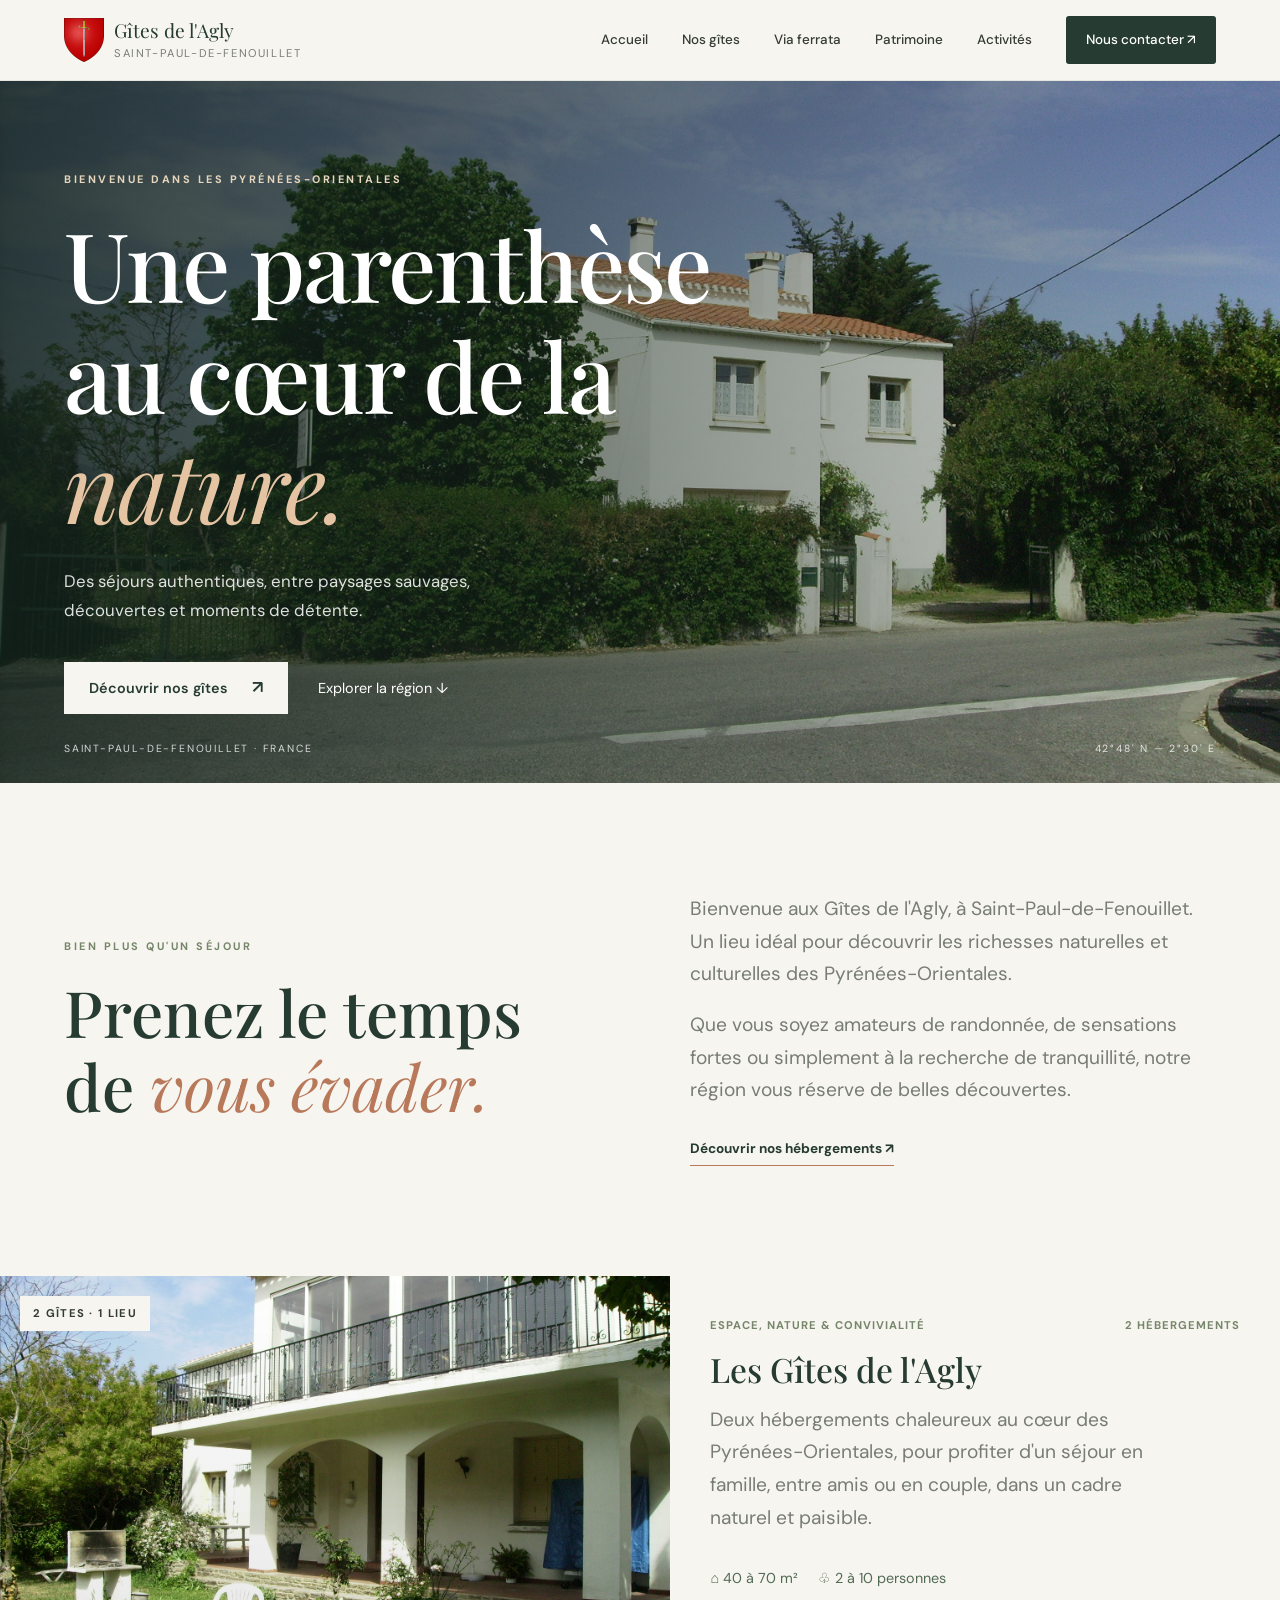
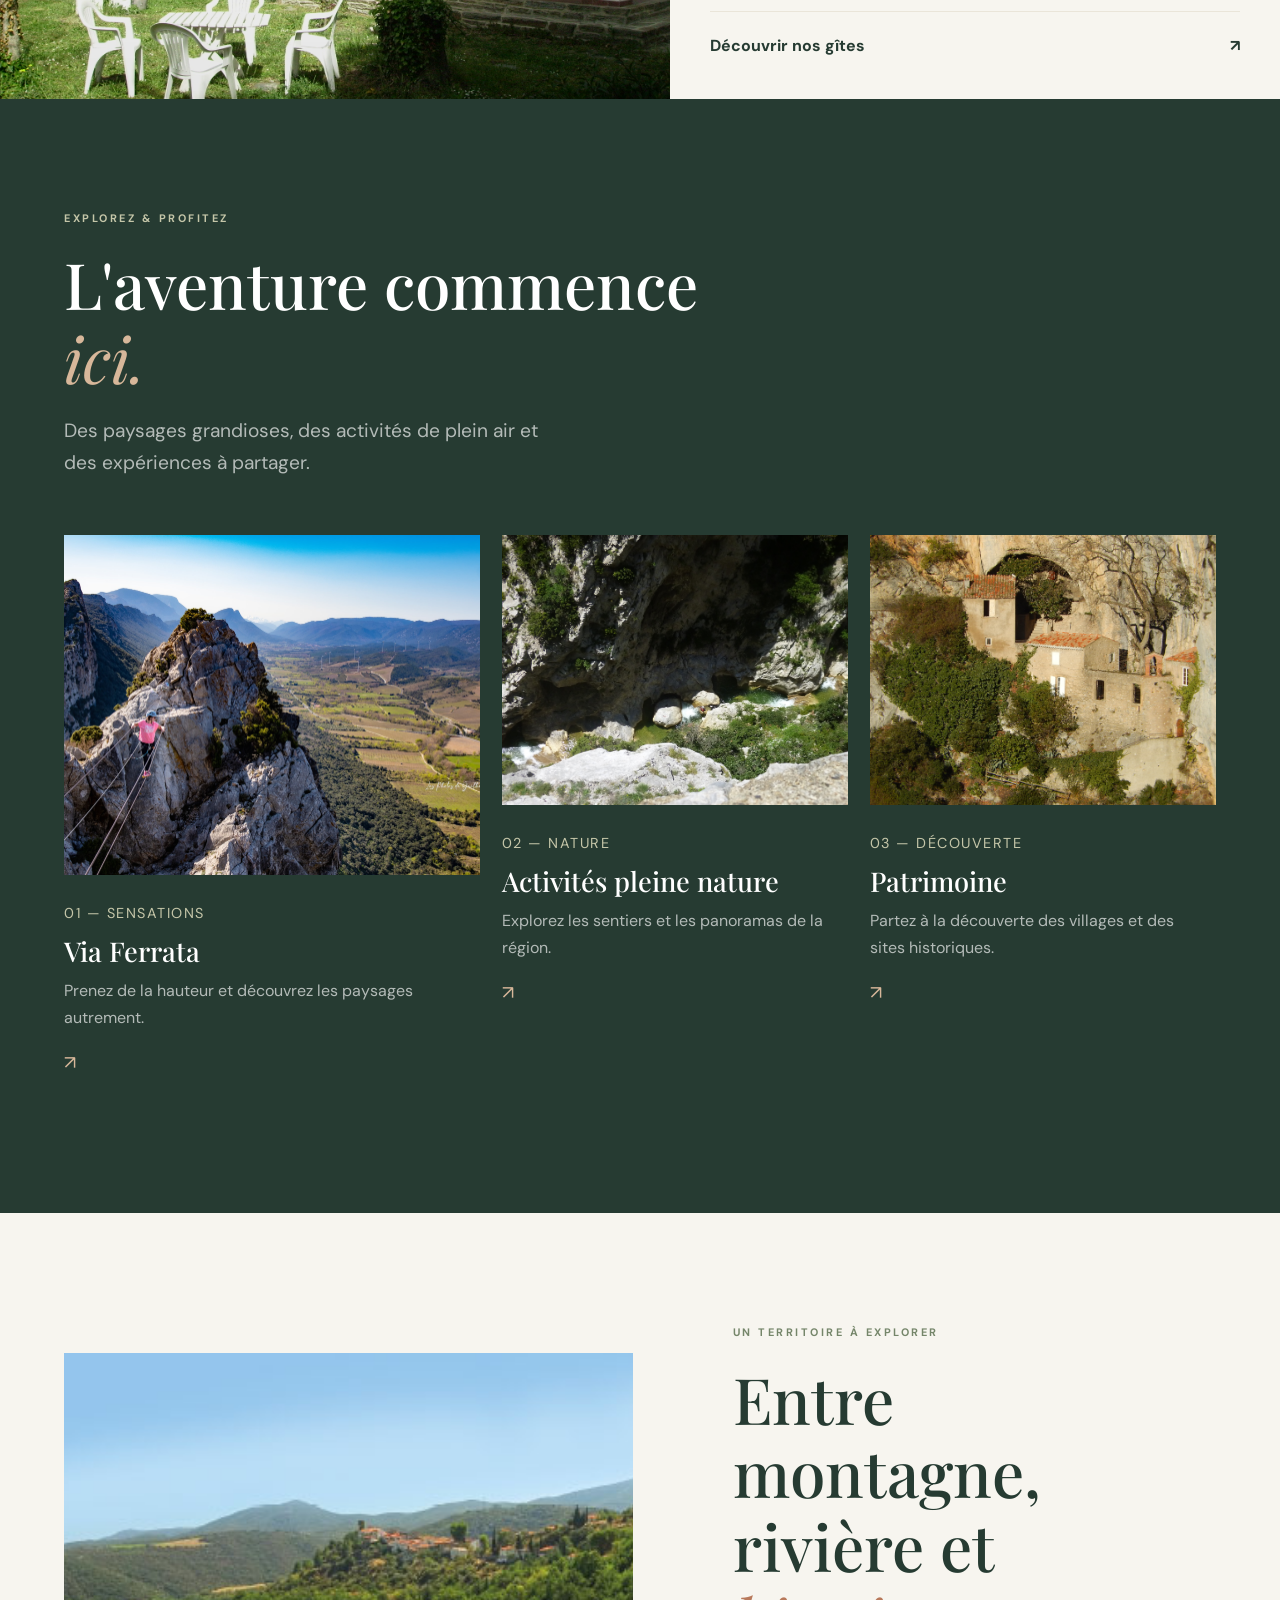
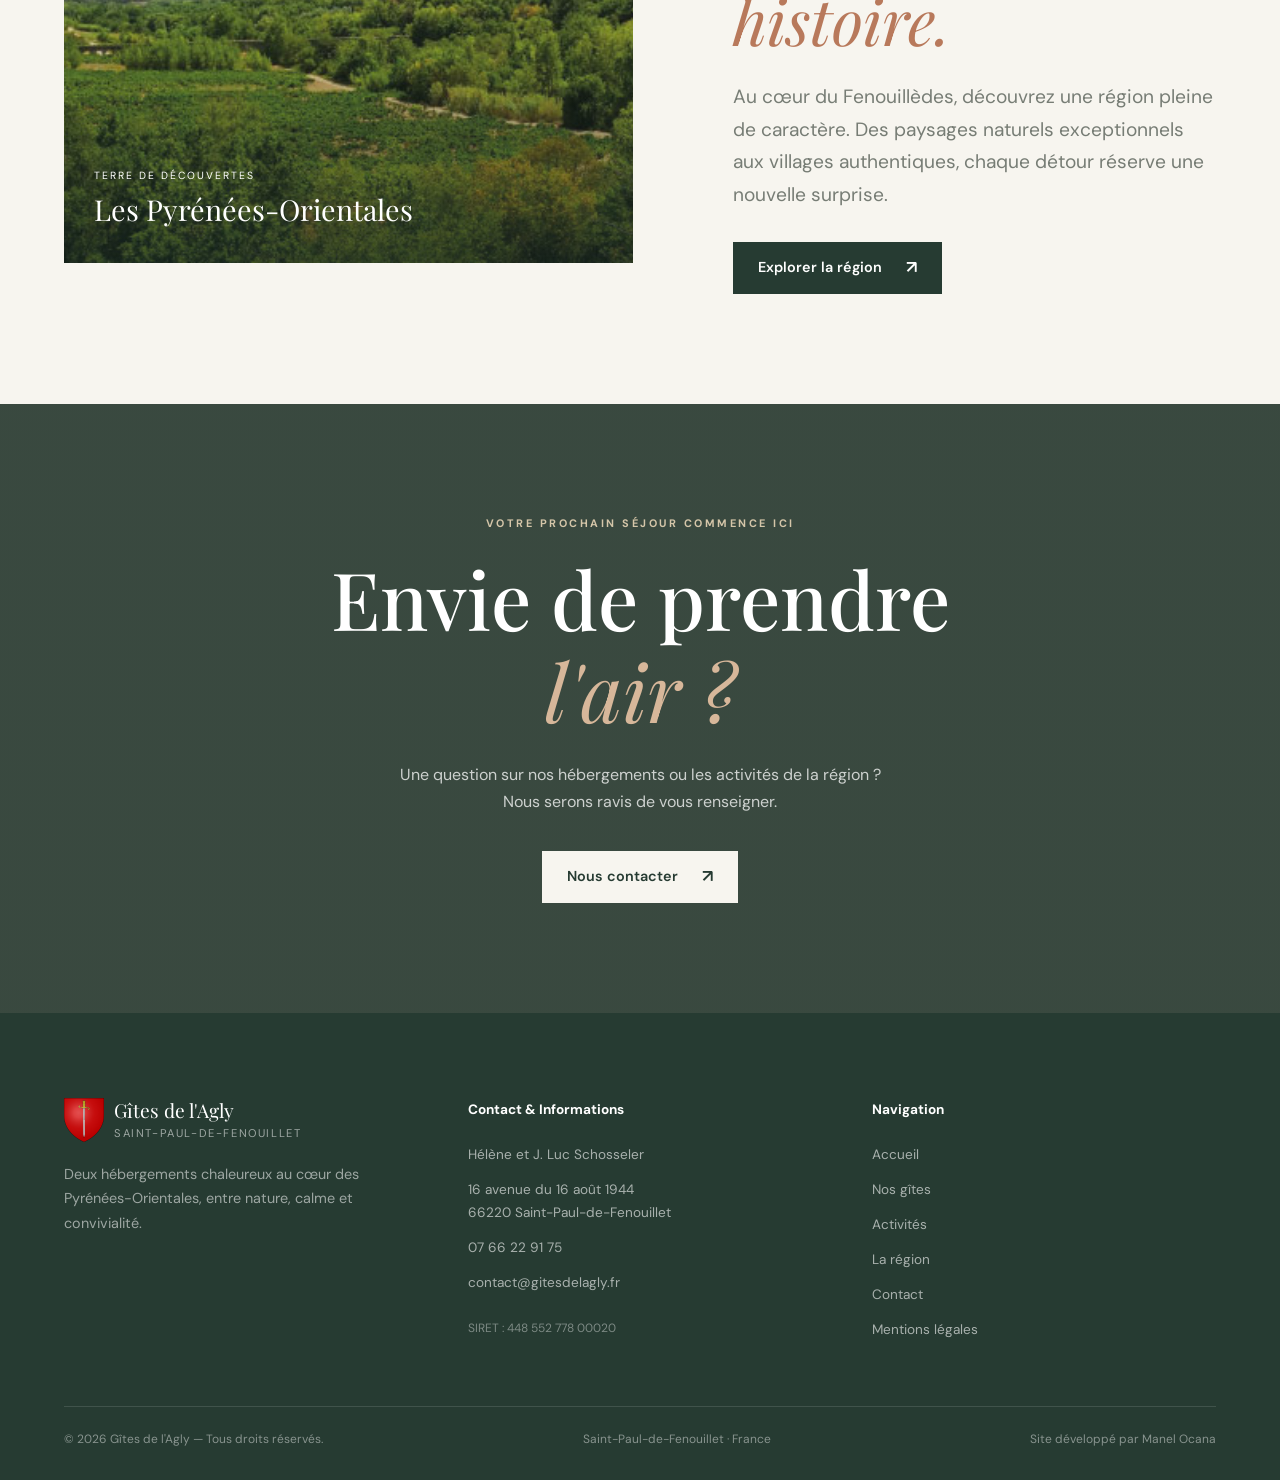
<file: index.html>
<!DOCTYPE html>
<html lang="fr">

<head>
    <meta charset="UTF-8">
    <meta name="viewport" content="width=device-width, initial-scale=1.0">

    <title>Gîtes de l'Agly | Séjour nature dans les Pyrénées-Orientales</title>

    <meta name="description"
        content="Découvrez les Gîtes de l'Agly à Saint-Paul-de-Fenouillet. Hébergements de charme, nature, randonnée et aventures dans les Pyrénées-Orientales.">

    <meta name="theme-color" content="#263b32">

    <link rel="preconnect" href="https://fonts.googleapis.com">
    <link rel="preconnect" href="https://fonts.gstatic.com" crossorigin>

    <link
        href="https://fonts.googleapis.com/css2?family=DM+Sans:wght@400;500;600;700&family=Playfair+Display:wght@400;500;600;700&display=swap"
        rel="stylesheet">

    <link rel="stylesheet" href="css/style.css">
</head>

<body>

    <!-- NAVIGATION -->

    <header class="header">
        <nav class="navbar container">

            
            <a href="index.html" class="logo" aria-label="Gîtes de l'Agly - Accueil">
                    <img src="assets/images/logo-gites.svg.webp" alt="Gîtes de l'Agly">
                
                <span class="logo__text">
                    Gîtes de l'Agly
                    <small>SAINT-PAUL-DE-FENOUILLET</small>
                </span>
            </a>

            <button class="menu-toggle" aria-label="Ouvrir le menu"
                aria-expanded="false">
                <span></span>
                <span></span>
                <span></span>
            </button>

            <ul class="nav-links">
                <li><a href="#accueil">Accueil</a></li>
                <li><a href="gites.html">Nos gîtes</a></li>
                <li><a href="via-ferrata.html">Via ferrata</a></li>
                <li><a href="patrimoine.html">Patrimoine</a></li>
                <li><a href="activites-sportives.html">Activités</a></li>               
                <li><a href="#contact" class="nav-contact">Nous contacter ↗</a></li>
            </ul>

        </nav>
    </header>


    <main>

        <!-- HERO -->

        <section class="hero" id="accueil">

            <div class="hero__overlay"></div>

            <div class="hero__content container">

                <span class="eyebrow hero__eyebrow">
                    BIENVENUE DANS LES PYRÉNÉES-ORIENTALES
                </span>

                <h1>
                    Une parenthèse<br>
                    au cœur de la <em>nature.</em>
                </h1>

                <p>
                    Des séjours authentiques, entre paysages sauvages,
                    découvertes et moments de détente.
                </p>

                <div class="hero__actions">
                    <a href="#hebergements" class="btn btn--light">
                        Découvrir nos gîtes <span>↗</span>
                    </a>

                    <a href="#region" class="hero__link">
                        Explorer la région ↓
                    </a>
                </div>

            </div>

            <div class="hero__bottom container">
                <span>SAINT-PAUL-DE-FENOUILLET · FRANCE</span>
                <span>42°48' N — 2°30' E</span>
            </div>

        </section>


        <!-- INTRODUCTION -->

        <section class="intro section-padding" id="presentation">

            <div class="container intro__grid">

                <div class="intro__heading">
                    <span class="eyebrow">BIEN PLUS QU'UN SÉJOUR</span>

                    <h2>
                        Prenez le temps<br>
                        de <em>vous évader.</em>
                    </h2>
                </div>

                <div class="intro__text">
                    <p>
                        Bienvenue aux Gîtes de l'Agly, à Saint-Paul-de-Fenouillet.
                        Un lieu idéal pour découvrir les richesses naturelles
                        et culturelles des Pyrénées-Orientales.
                    </p>

                    <p>
                        Que vous soyez amateurs de randonnée, de sensations
                        fortes ou simplement à la recherche de tranquillité,
                        notre région vous réserve de belles découvertes.
                    </p>

                    <a href="#hebergements" class="text-link">
                        Découvrir nos hébergements ↗
                    </a>
                </div>

            </div>

        </section>


        <!-- HEBERGEMENTS -->

        <div class="accommodation-grid">

            <!-- LES GÎTES DE L'AGLY -->

            <article class="accommodation-card accommodation-card--all">

                <div class="accommodation-card__image accommodation-card__image--all">
                    <span class="image-tag">2 GÎTES · 1 LIEU</span>
                </div>

                <div class="accommodation-card__content">

                    <div class="card-topline">
                        <span>ESPACE, NATURE &amp; CONVIVIALITÉ</span>
                        <span>2 HÉBERGEMENTS</span>
                    </div>

                    <h3>Les Gîtes de l'Agly</h3>

                    <p>
                        Deux hébergements chaleureux au cœur des Pyrénées-Orientales,
                        pour profiter d'un séjour en famille, entre amis ou en couple,
                        dans un cadre naturel et paisible.
                    </p>

                    <div class="card-details">
                        <span>⌂ 40 à 70 m²</span>
                        <span>♧ 2 à 10 personnes</span>
                    </div>

                    <a href="gites.html" class="card-link">
                        Découvrir nos gîtes <span>↗</span>
                    </a>

                </div>

            </article>

        </div>


        <!-- ACTIVITES -->

        <section class="activities section-padding" id="activites">

            <div class="container">

                <div class="activities__intro">
                    <span class="eyebrow">EXPLOREZ & PROFITEZ</span>

                    <h2>
                        L'aventure commence<br>
                        <em>ici.</em>
                    </h2>

                    <p>
                        Des paysages grandioses, des activités de plein air
                        et des expériences à partager.
                    </p>
                </div>


                <div class="activities-grid">

                    <a href="via-ferrata.html" class="activity-card activity-card--large">
                        <div class="activity-card__image activity-card__image--ferrata"></div>

                        <div class="activity-card__content">
                            <span>01 — SENSATIONS</span>
                            <h3>Via Ferrata</h3>
                            <p>Prenez de la hauteur et découvrez les paysages autrement.</p>
                            <span class="activity-arrow">↗</span>
                        </div>
                    </a>


                    <a href="activites.html" class="activity-card">
                        <div class="activity-card__image activity-card__image--nature"></div>

                        <div class="activity-card__content">
                            <span>02 — NATURE</span>
                            <h3>Activités pleine nature</h3>
                            <p>Explorez les sentiers et les panoramas de la région.</p>
                            <span class="activity-arrow">↗</span>
                        </div>
                    </a>


                    <a href="patrimoine.html" class="activity-card">
                        <div class="activity-card__image activity-card__image--heritage"></div>

                        <div class="activity-card__content">
                            <span>03 — DÉCOUVERTE</span>
                            <h3>Patrimoine</h3>
                            <p>Partez à la découverte des villages et des sites historiques.</p>
                            <span class="activity-arrow">↗</span>
                        </div>
                    </a>

                </div>

            </div>

        </section>


        <!-- REGION -->

        <section class="region section-padding" id="region">

            <div class="container region__grid">

                <div class="region__image">
                    <div class="region__image-label">
                        <span>TERRE DE DÉCOUVERTES</span>
                        <strong>Les Pyrénées-Orientales</strong>
                    </div>
                </div>

                <div class="region__content">

                    <span class="eyebrow">UN TERRITOIRE À EXPLORER</span>

                    <h2>
                        Entre montagne,<br>
                        rivière et <em>histoire.</em>
                    </h2>

                    <p>
                        Au cœur du Fenouillèdes, découvrez une région
                        pleine de caractère. Des paysages naturels
                        exceptionnels aux villages authentiques,
                        chaque détour réserve une nouvelle surprise.
                    </p>

                    <a href="patrimoine.html" class="btn btn--dark">
                        Explorer la région <span>↗</span>
                    </a>

                </div>

            </div>

        </section>


        <!-- CONTACT -->

        <section class="contact-section section-padding" id="contact">

            <div class="container contact-section__inner">

                <span class="eyebrow">VOTRE PROCHAIN SÉJOUR COMMENCE ICI</span>

                <h2>
                    Envie de prendre<br>
                    <em>l'air ?</em>
                </h2>

                <p>
                    Une question sur nos hébergements ou les activités
                    de la région ? Nous serons ravis de vous renseigner.
                </p>

                <!-- À relier au formulaire original après inspection -->

                <a href="contact.html" class="btn btn--light">
                    Nous contacter <span>↗</span>
                </a>

            </div>

        </section>

    </main>


    <!-- FOOTER -->

    <!-- FOOTER -->
    <footer class="footer">
        <div class="container">

            <div class="footer__grid">

                <!-- BRAND -->
                <div class="footer__brand">

                    <a href="index.html" class="logo logo--footer" aria-label="Gîtes de l'Agly - Accueil">
                        <img src="assets/images/logo-gites.svg.webp" alt="Gîtes de l'Agly">
                        
                        <span class="logo__text">
                            Gîtes de l'Agly
                            <small>SAINT-PAUL-DE-FENOUILLET</small>
                        </span>
                    </a>

                    <p>
                        Deux hébergements chaleureux au cœur
                        des Pyrénées-Orientales, entre nature,
                        calme et convivialité.
                    </p>

                </div>


                <!-- CONTACT -->
                <div class="footer__column footer__contact">

                    <h4>Contact & Informations</h4>

                    <p>Hélène et J. Luc Schosseler</p>

                    <p>
                        16 avenue du 16 août 1944<br>
                        66220 Saint-Paul-de-Fenouillet
                    </p>

                    <a href="tel:+33766229175">
                        07 66 22 91 75
                    </a>

                    <a href="mailto:contact@gitesdelagly.fr">
                        contact@gitesdelagly.fr
                    </a>

                    <p class="footer__siret">
                        SIRET : 448 552 778 00020
                    </p>

                </div>


                <!-- NAVIGATION -->
                <nav class="footer__column footer__nav"
                    aria-label="Navigation du pied de page">

                    <h4>Navigation</h4>

                    <a href="index.html">Accueil</a>
                    <a href="gites.html">Nos gîtes</a>
                    <a href="index.html#activities">Activités</a>
                    <a href="index.html#region">La région</a>
                    <a href="index.html#contact">Contact</a>
                    <a href="mentions-legales.html">Mentions légales</a>

                </nav>

            </div>


            <!-- FOOTER BOTTOM -->
            <div class="footer__bottom">

                <span>© 2026 Gîtes de l'Agly — Tous droits réservés.</span>

                <span>Saint-Paul-de-Fenouillet · France</span>

                <span>Site développé par Manel Ocana</span>

            </div>

        </div>
    </footer>


    <script src="js/script.js"></script>

</body>
</html>
</file>
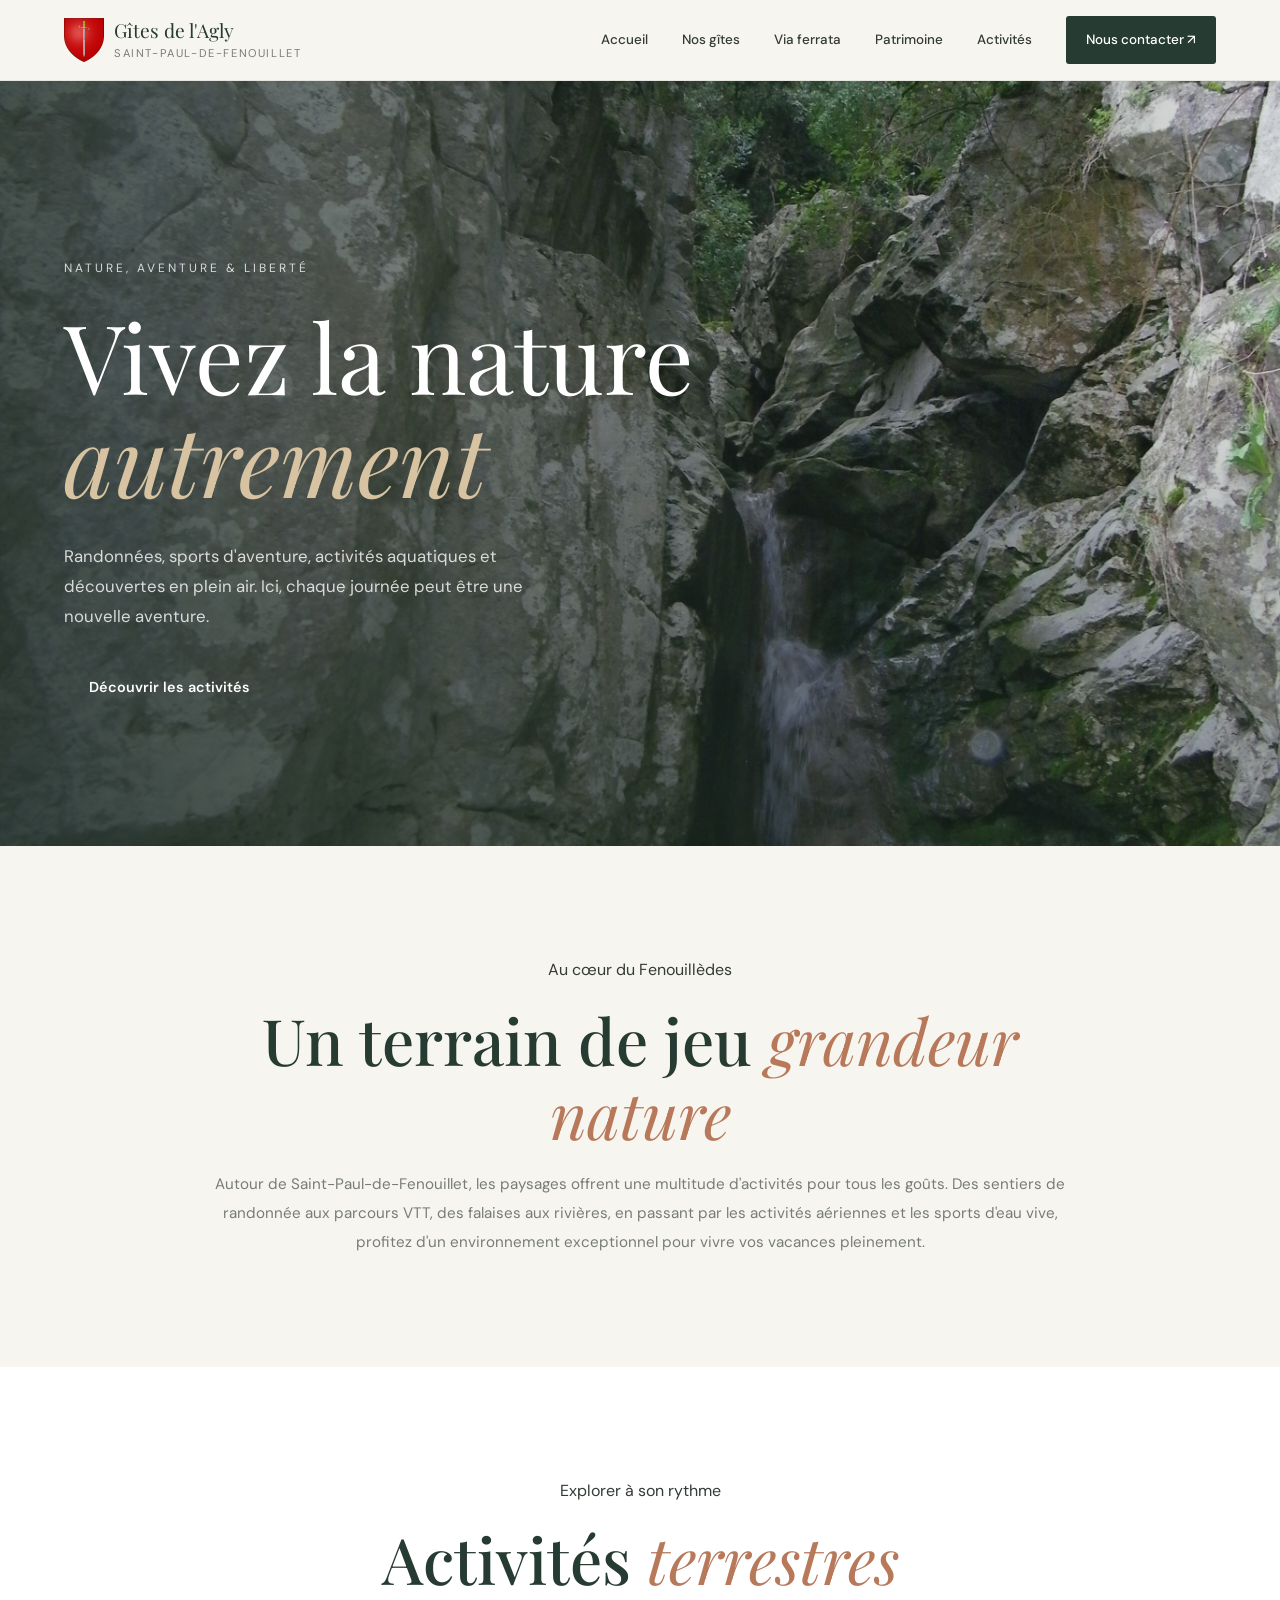
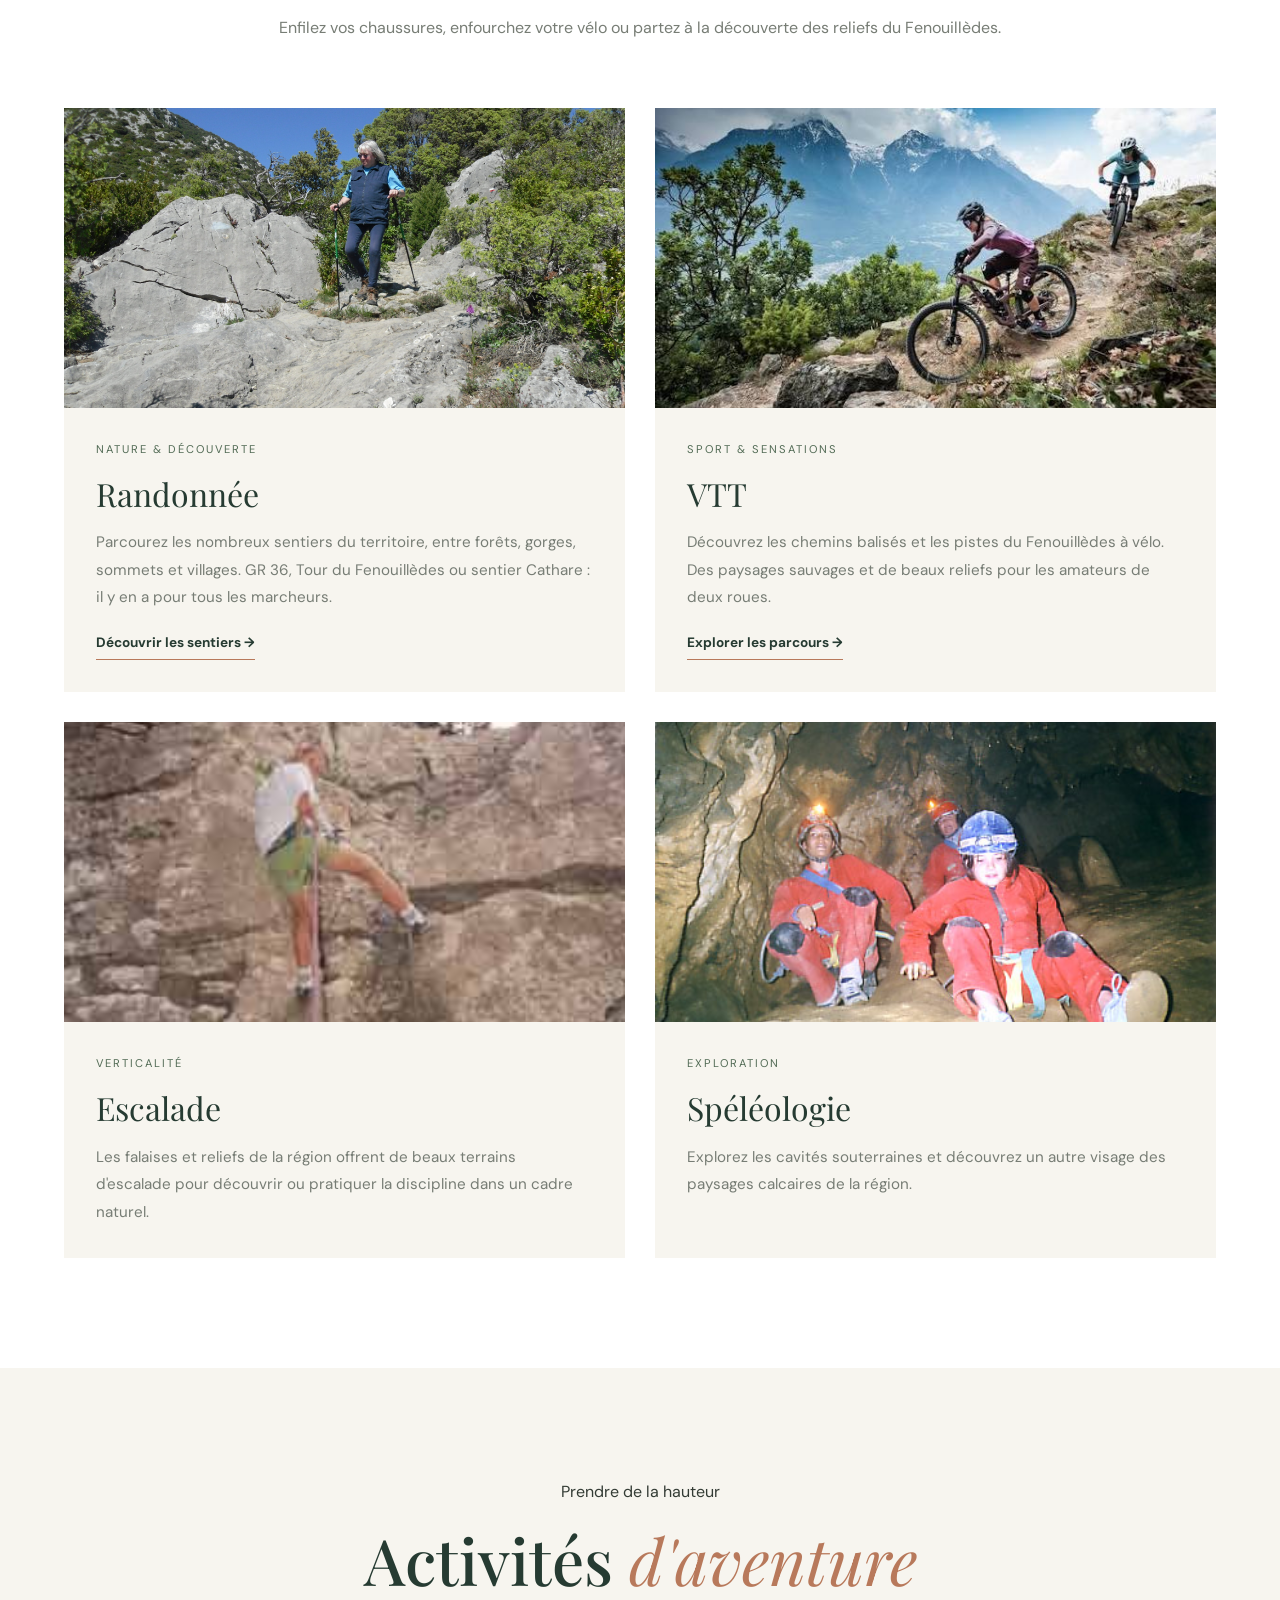
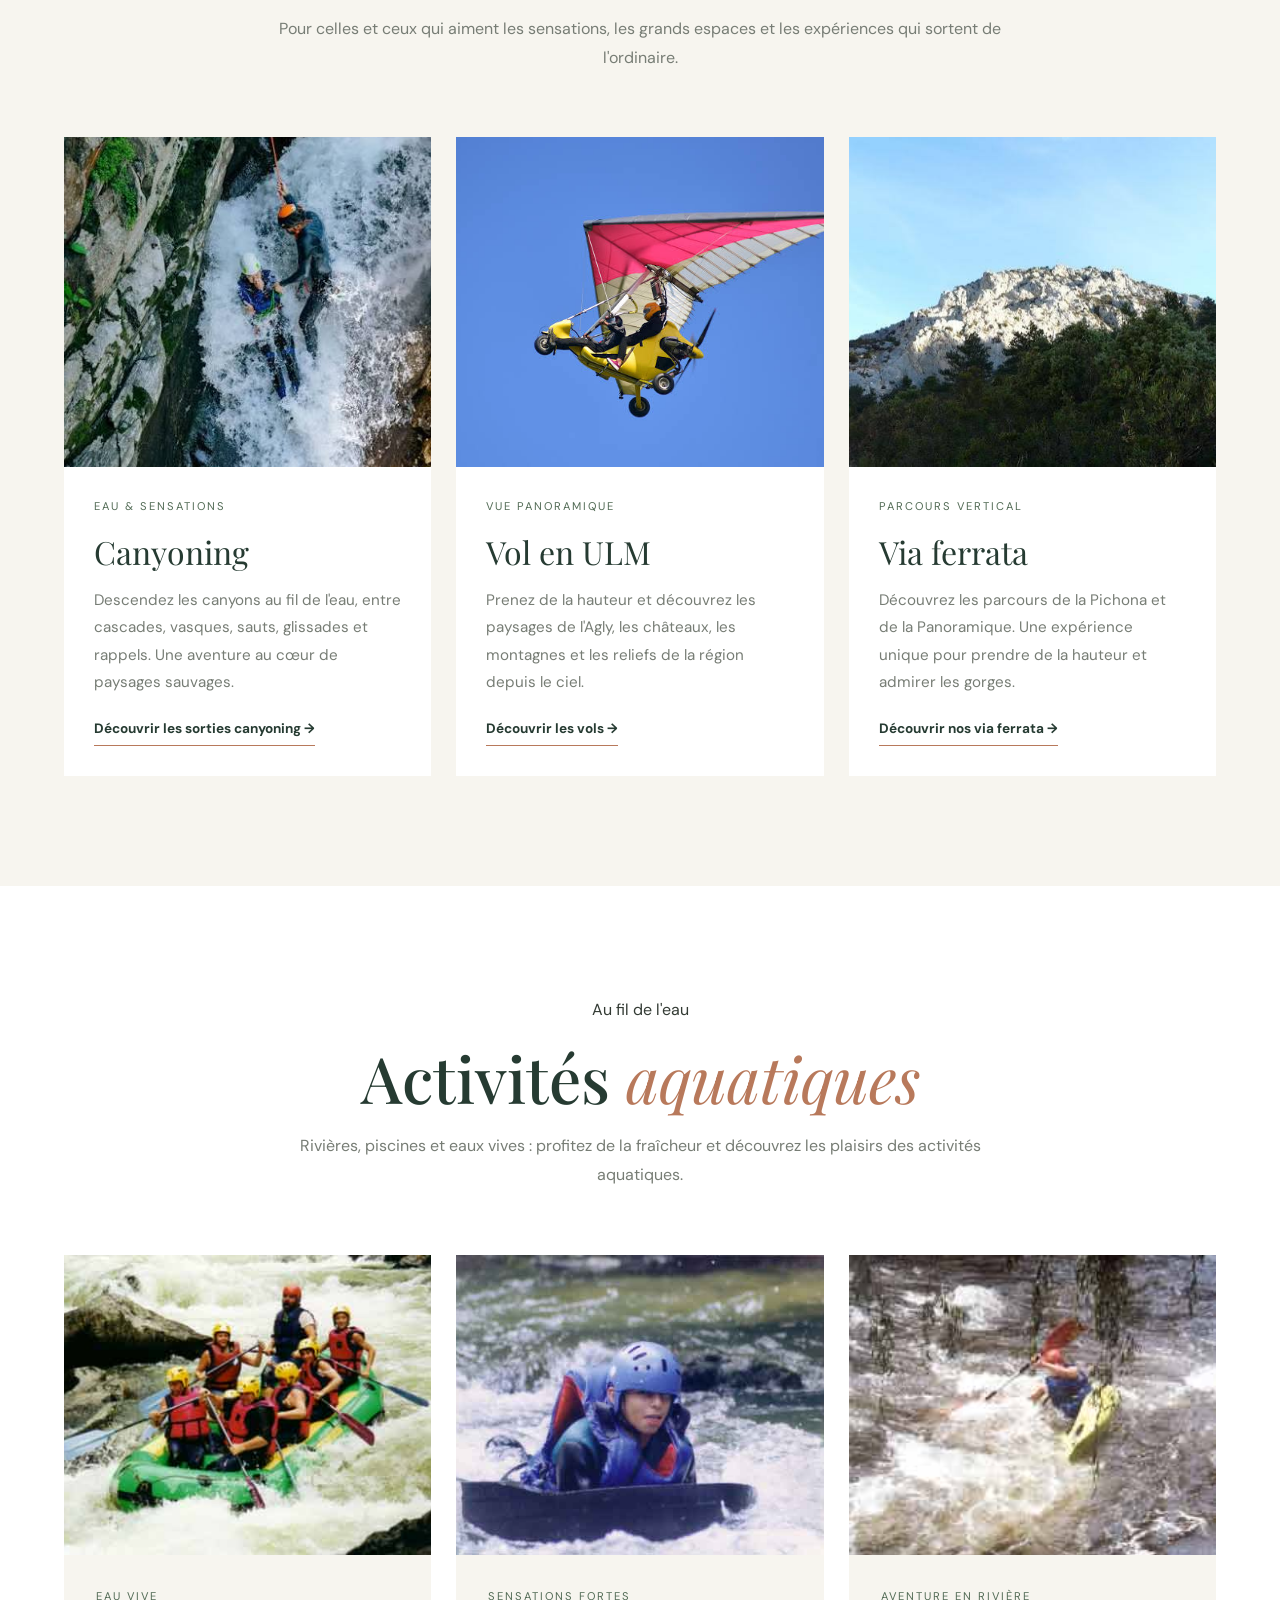
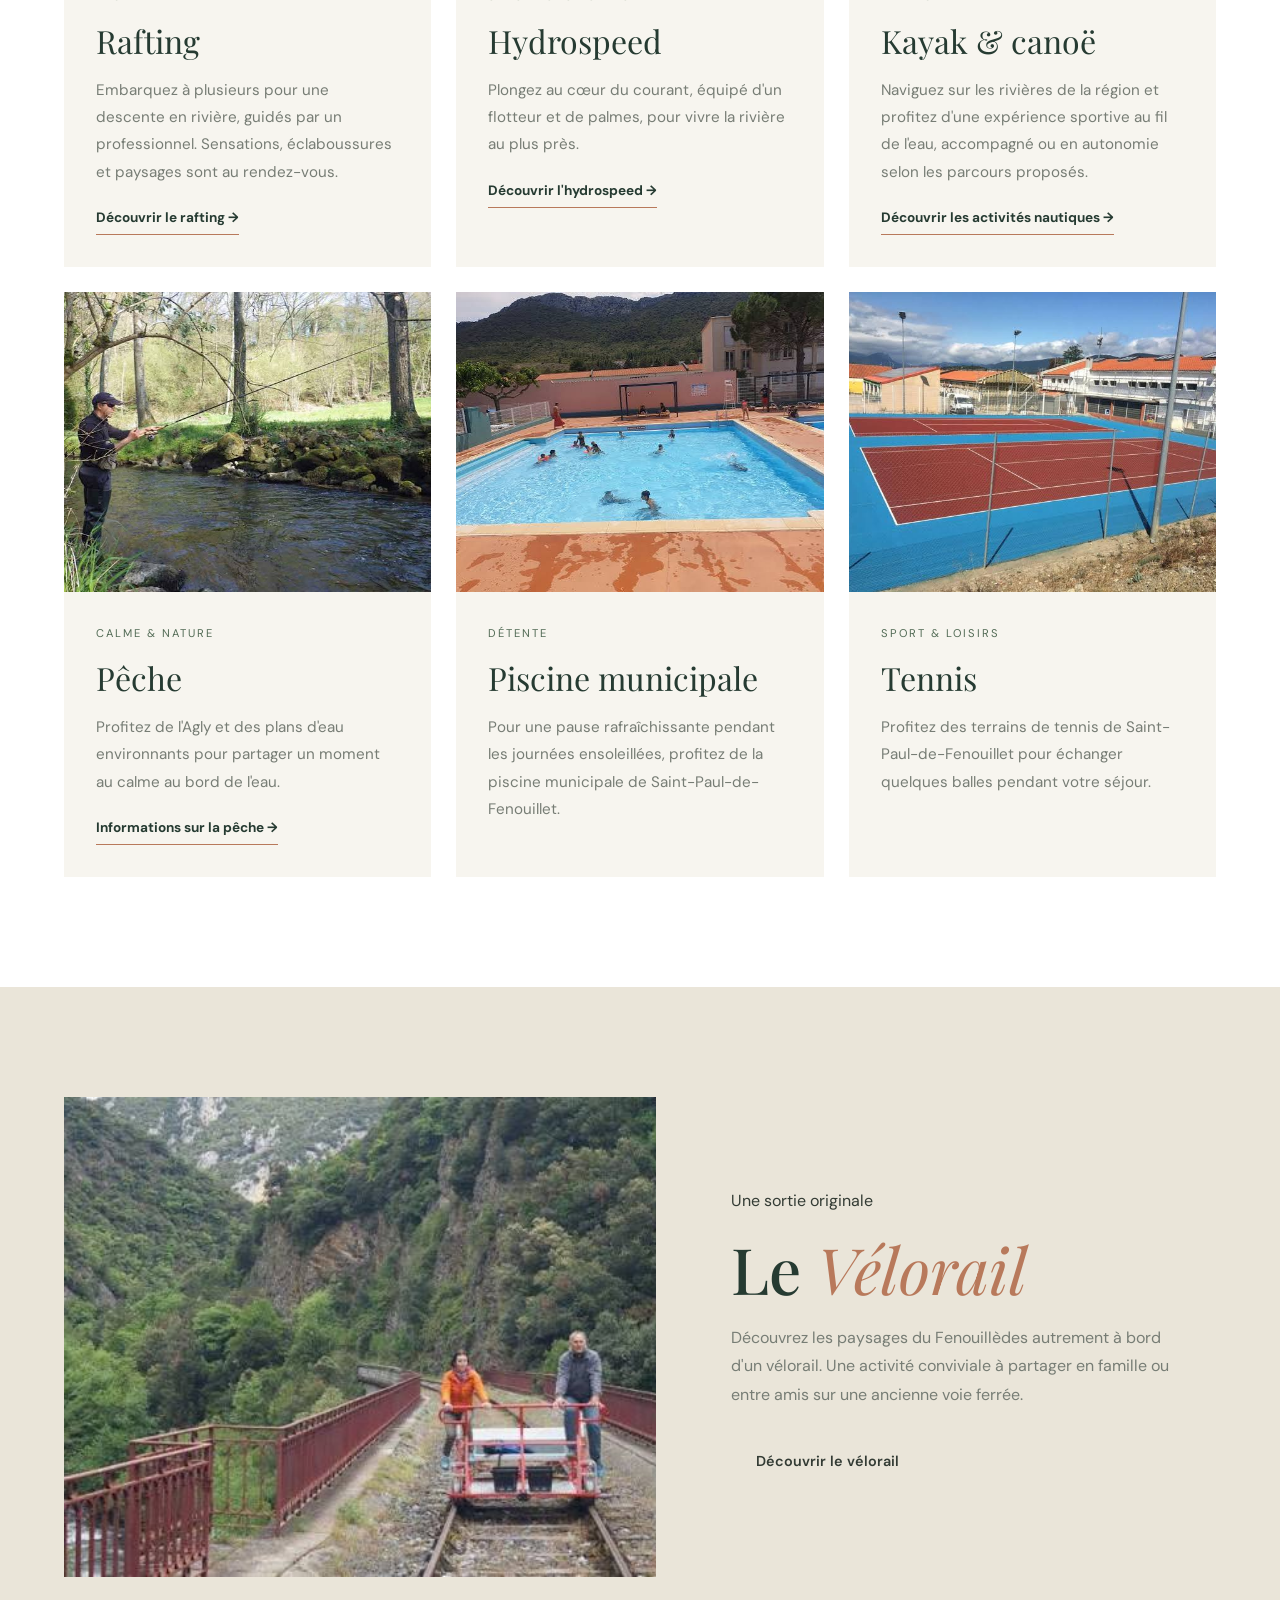
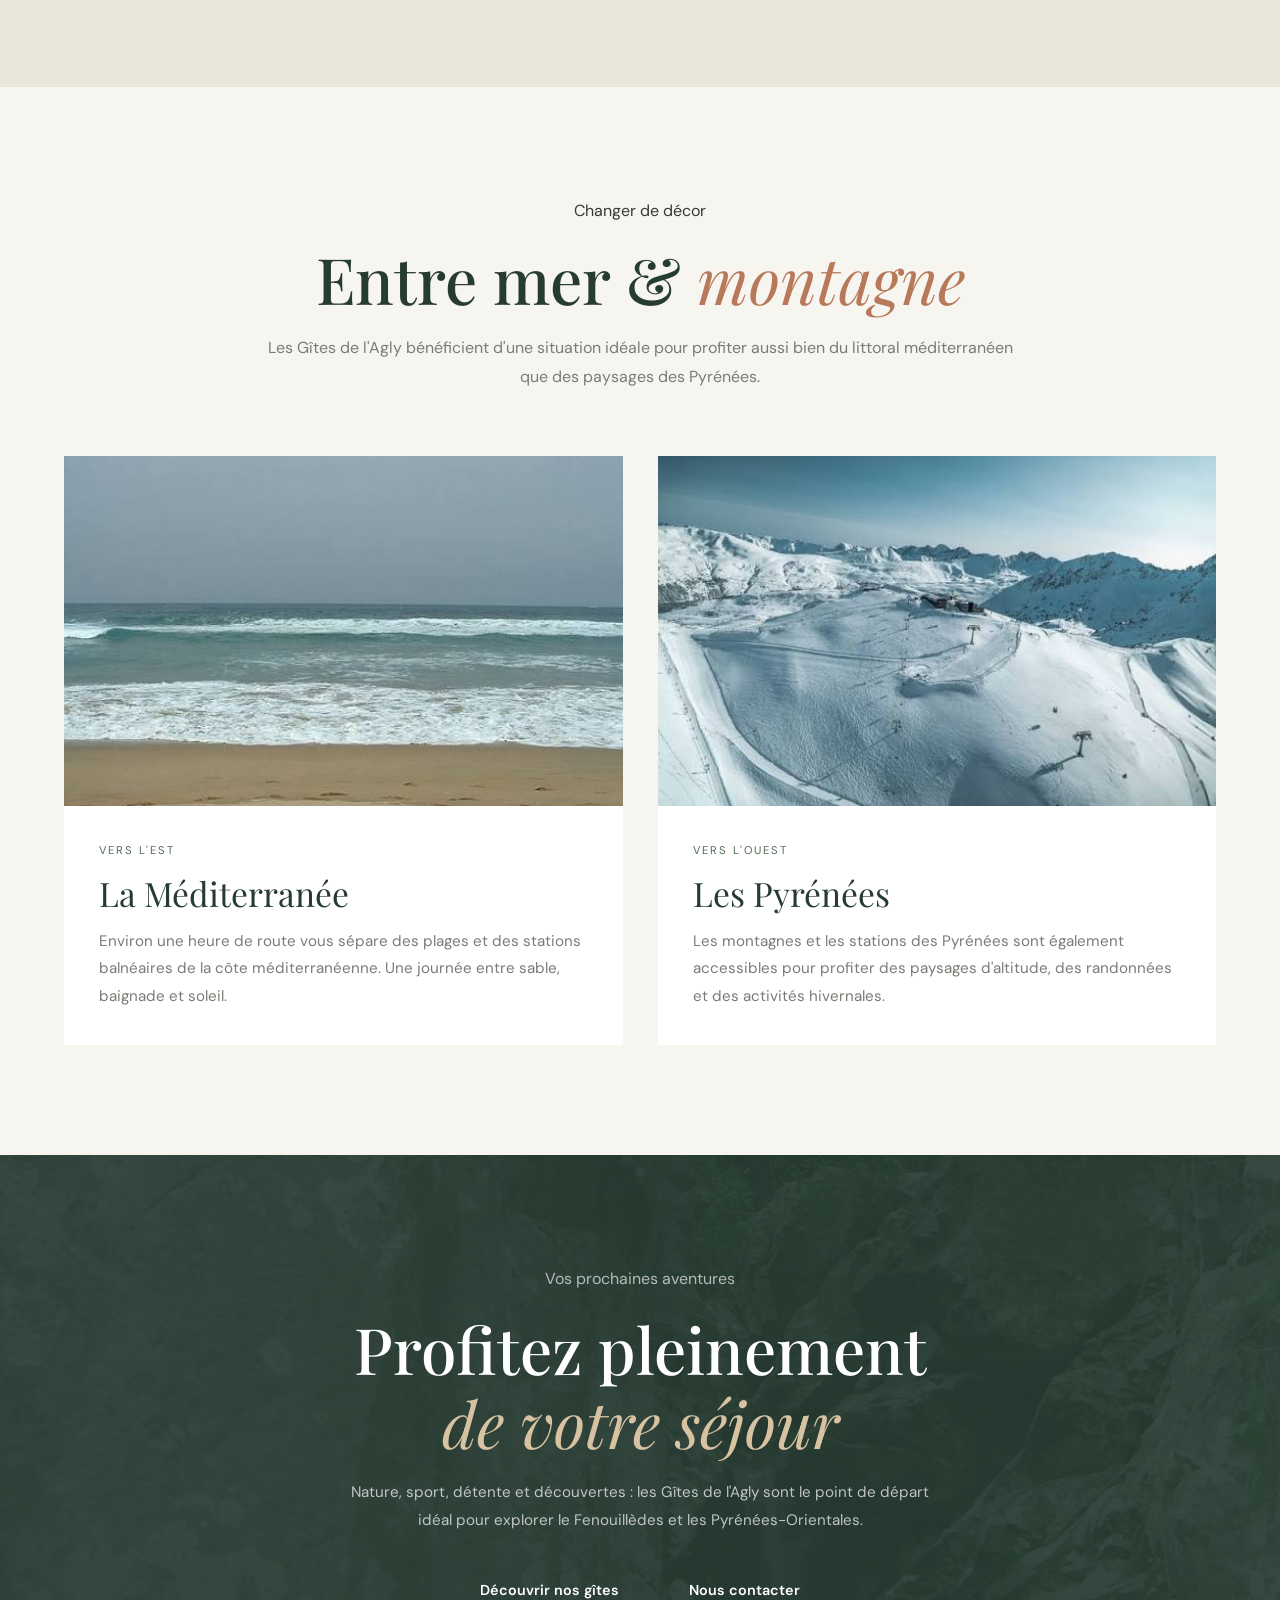
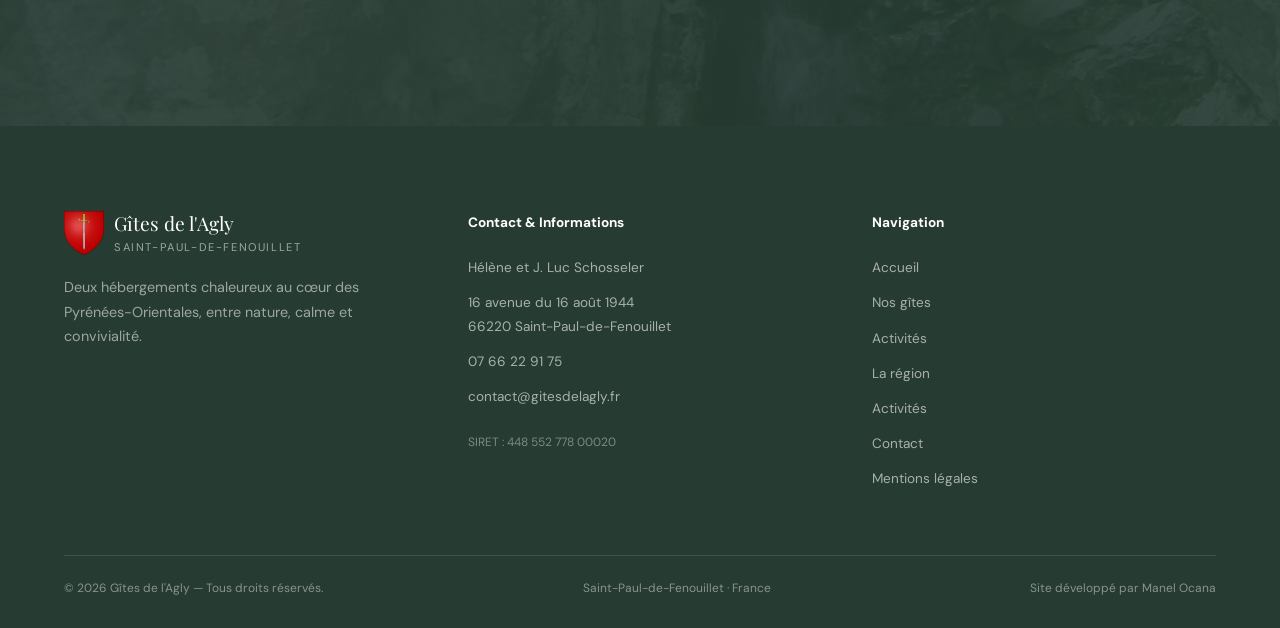
<file: activites-sportives.html>
<!DOCTYPE html>
<html lang="fr">

<head>
    <meta charset="UTF-8">
    <meta name="viewport" content="width=device-width, initial-scale=1.0">

    <title>Activités sportives & nature | Gîtes de l'Agly</title>

    <meta
        name="description"
        content="Randonnée, VTT, escalade, canyoning, rafting, kayak et activités de pleine nature autour de Saint-Paul-de-Fenouillet et des Gîtes de l'Agly."
    >

    <link rel="stylesheet" href="css/style.css">

    <!-- Google Fonts -->
    <link rel="preconnect" href="https://fonts.googleapis.com">
    <link rel="preconnect" href="https://fonts.gstatic.com" crossorigin>

    <link href="https://fonts.googleapis.com/css2?family=DM+Sans:wght@400;500;600;700&family=Playfair+Display:ital,wght@0,400;0,500;0,600;1,400;1,500&display=swap" rel="stylesheet">
</head>

<body>

    

    <!-- =====================================
         NAVIGATION
    ====================================== -->

    <header class="header">
        <nav class="navbar container">

            <a href="index.html" class="logo" aria-label="Gîtes de l'Agly - Accueil">
                    <img src="assets/images/logo-gites.svg.webp" alt="Gîtes de l'Agly">
                
                <span class="logo__text">
                    Gîtes de l'Agly
                    <small>SAINT-PAUL-DE-FENOUILLET</small>
                </span>
            </a>

            <button class="menu-toggle" aria-label="Ouvrir le menu" aria-expanded="false">
                <span></span>
                <span></span>
                <span></span>
            </button>

            <ul class="nav-links">
                <li><a href="index.html">Accueil</a></li>
                <li><a href="gites.html">Nos gîtes</a></li>
                <li><a href="via-ferrata.html">Via ferrata</a></li>
                <li><a href="patrimoine.html">Patrimoine</a></li>
                <li><a href="activites-sportives.html">Activités</a></li> 
                <li><a href="index.html#contact" class="nav-contact">Nous contacter ↗</a></li>
            </ul>

        </nav>
    </header>


    <!-- HERO -->
    <section class="activites-hero">

        <div class="activites-hero__image">
            <img
                src="assets/images/activites-hero.jpg"
                alt="Paysages naturels du Fenouillèdes propices aux activités de plein air"
            >
        </div>

        <div class="activites-hero__overlay"></div>

        <div class="container activites-hero__content">

            <span class="activites-hero__eyebrow">
                Nature, aventure & liberté
            </span>

            <h1>
                Vivez la nature<br>
                <em>autrement</em>
            </h1>

            <p>
                Randonnées, sports d'aventure, activités aquatiques
                et découvertes en plein air.
                Ici, chaque journée peut être une nouvelle aventure.
            </p>

            <a href="#activites" class="btn btn--primary">
                Découvrir les activités
            </a>

        </div>

    </section>


    <!-- INTRO -->
    <section class="activites-intro section-padding">

        <div class="container activites-intro__inner">

            <span class="section-label">
                Au cœur du Fenouillèdes
            </span>

            <h2 class="section-title">
                Un terrain de jeu <em>grandeur nature</em>
            </h2>

            <p>
                Autour de Saint-Paul-de-Fenouillet, les paysages
                offrent une multitude d'activités pour tous les goûts.

                Des sentiers de randonnée aux parcours VTT,
                des falaises aux rivières, en passant par les
                activités aériennes et les sports d'eau vive,
                profitez d'un environnement exceptionnel
                pour vivre vos vacances pleinement.
            </p>

        </div>

    </section>


    <!-- ACTIVITES TERRESTRES -->
    <section class="activites-section activites-terrestres section-padding"
        id="activites">

        <div class="container">

            <div class="activites-section__heading">

                <span class="section-label">
                    Explorer à son rythme
                </span>

                <h2 class="section-title">
                    Activités <em>terrestres</em>
                </h2>

                <p>
                    Enfilez vos chaussures, enfourchez votre vélo
                    ou partez à la découverte des reliefs
                    du Fenouillèdes.
                </p>

            </div>


            <div class="activites-grid">


                <!-- RANDONNEE -->
                <article class="activite-card">

                    <div class="activite-card__image">
                        <img
                            src="assets/images/activites-randonnee.jpg"
                            alt="Sentier de randonnée dans les paysages du Fenouillèdes"
                            loading="lazy"
                        >
                    </div>

                    <div class="activite-card__content">

                        <span class="activite-card__category">
                            Nature & découverte
                        </span>

                        <h3>Randonnée</h3>

                        <p>
                            Parcourez les nombreux sentiers du territoire,
                            entre forêts, gorges, sommets et villages.
                            GR 36, Tour du Fenouillèdes ou sentier Cathare :
                            il y en a pour tous les marcheurs.
                        </p>

                        <a
                            href="https://www.cc-aglyfenouilledes.fr/"
                            target="_blank"
                            rel="noopener noreferrer"
                            class="text-link"
                        >
                            Découvrir les sentiers →
                        </a>

                    </div>

                </article>


                <!-- VTT -->
                <article class="activite-card">

                    <div class="activite-card__image">
                        <img
                            src="assets/images/activites-vtt.jpeg"
                            alt="Parcours VTT dans les collines des Pyrénées-Orientales"
                            loading="lazy"
                        >
                    </div>

                    <div class="activite-card__content">

                        <span class="activite-card__category">
                            Sport & sensations
                        </span>

                        <h3>VTT</h3>

                        <p>
                            Découvrez les chemins balisés et les pistes
                            du Fenouillèdes à vélo.
                            Des paysages sauvages et de beaux reliefs
                            pour les amateurs de deux roues.
                        </p>

                        <a
                            href="https://www.cc-aglyfenouilledes.fr/"
                            target="_blank"
                            rel="noopener noreferrer"
                            class="text-link"
                        >
                            Explorer les parcours →
                        </a>

                    </div>

                </article>


                <!-- ESCALADE -->
                <article class="activite-card">

                    <div class="activite-card__image">
                        <img
                            src="assets/images/activites-escalade.jpg"
                            alt="Escalade sur les falaises naturelles du Fenouillèdes"
                            loading="lazy"
                        >
                    </div>

                    <div class="activite-card__content">

                        <span class="activite-card__category">
                            Verticalité
                        </span>

                        <h3>Escalade</h3>

                        <p>
                            Les falaises et reliefs de la région
                            offrent de beaux terrains d'escalade
                            pour découvrir ou pratiquer
                            la discipline dans un cadre naturel.
                        </p>

                    </div>

                </article>


                <!-- SPELEOLOGIE -->
                <article class="activite-card">

                    <div class="activite-card__image">
                        <img
                            src="assets/images/activites-speleologie.jpg"
                            alt="Exploration d'une grotte dans les Pyrénées"
                            loading="lazy"
                        >
                    </div>

                    <div class="activite-card__content">

                        <span class="activite-card__category">
                            Exploration
                        </span>

                        <h3>Spéléologie</h3>

                        <p>
                            Explorez les cavités souterraines
                            et découvrez un autre visage
                            des paysages calcaires de la région.
                        </p>

                    </div>

                </article>


            </div>

        </div>

    </section>


    <!-- ACTIVITES AVENTURE -->
    <section class="activites-section activites-aventure section-padding">

        <div class="container">

            <div class="activites-section__heading">

                <span class="section-label">
                    Prendre de la hauteur
                </span>

                <h2 class="section-title">
                    Activités <em>d'aventure</em>
                </h2>

                <p>
                    Pour celles et ceux qui aiment les sensations,
                    les grands espaces et les expériences
                    qui sortent de l'ordinaire.
                </p>

            </div>


            <div class="activites-aventure__grid">


                <!-- CANYONING -->
                <article class="activite-card activite-card--featured">

                    <div class="activite-card__image">
                        <img
                            src="assets/images/activites-canyoning.jpeg"
                            alt="Descente de canyon dans les paysages des Pyrénées"
                            loading="lazy"
                        >
                    </div>

                    <div class="activite-card__content">

                        <span class="activite-card__category">
                            Eau & sensations
                        </span>

                        <h3>Canyoning</h3>

                        <p>
                            Descendez les canyons au fil de l'eau,
                            entre cascades, vasques, sauts,
                            glissades et rappels.
                            Une aventure au cœur de paysages sauvages.
                        </p>

                        <a
                            href="https://www.pyrenerafting.com/"
                            target="_blank"
                            rel="noopener noreferrer"
                            class="text-link"
                        >
                            Découvrir les sorties canyoning →
                        </a>

                    </div>

                </article>


                <!-- ULM -->
                <article class="activite-card activite-card--featured">

                    <div class="activite-card__image">
                        <img
                            src="assets/images/activites-ulm.jpeg"
                            alt="Vol en ULM au-dessus des paysages du Fenouillèdes"
                            loading="lazy"
                        >
                    </div>

                    <div class="activite-card__content">

                        <span class="activite-card__category">
                            Vue panoramique
                        </span>

                        <h3>Vol en ULM</h3>

                        <p>
                            Prenez de la hauteur et découvrez
                            les paysages de l'Agly, les châteaux,
                            les montagnes et les reliefs de la région
                            depuis le ciel.
                        </p>

                        <a
                            href="https://www.airgalamus.com/"
                            target="_blank"
                            rel="noopener noreferrer"
                            class="text-link"
                        >
                            Découvrir les vols →
                        </a>

                    </div>

                </article>


                <!-- VIA FERRATA -->
                <article class="activite-card activite-card--featured">

                    <div class="activite-card__image">
                        <img
                            src="assets/images/ferrata-hero.jpeg"
                            alt="Via ferrata dans les gorges du Fenouillèdes"
                            loading="lazy"
                        >
                    </div>

                    <div class="activite-card__content">

                        <span class="activite-card__category">
                            Parcours vertical
                        </span>

                        <h3>Via ferrata</h3>

                        <p>
                            Découvrez les parcours de la Pichona
                            et de la Panoramique.
                            Une expérience unique pour prendre
                            de la hauteur et admirer les gorges.
                        </p>

                        <a
                            href="via-ferrata.html"
                            class="text-link"
                        >
                            Découvrir nos via ferrata →
                        </a>

                    </div>

                </article>


            </div>

        </div>

    </section>


    <!-- ACTIVITES AQUATIQUES -->
    <section class="activites-section activites-aquatiques section-padding">

        <div class="container">

            <div class="activites-section__heading">

                <span class="section-label">
                    Au fil de l'eau
                </span>

                <h2 class="section-title">
                    Activités <em>aquatiques</em>
                </h2>

                <p>
                    Rivières, piscines et eaux vives :
                    profitez de la fraîcheur et découvrez
                    les plaisirs des activités aquatiques.
                </p>

            </div>


            <div class="activites-grid">


                <!-- RAFTING -->
                <article class="activite-card">

                    <div class="activite-card__image">
                        <img
                            src="assets/images/activites-rafting.jpg"
                            alt="Descente en rafting sur une rivière des Pyrénées"
                            loading="lazy"
                        >
                    </div>

                    <div class="activite-card__content">

                        <span class="activite-card__category">
                            Eau vive
                        </span>

                        <h3>Rafting</h3>

                        <p>
                            Embarquez à plusieurs pour une descente
                            en rivière, guidés par un professionnel.
                            Sensations, éclaboussures et paysages
                            sont au rendez-vous.
                        </p>

                        <a
                            href="https://www.pyrenerafting.com/"
                            target="_blank"
                            rel="noopener noreferrer"
                            class="text-link"
                        >
                            Découvrir le rafting →
                        </a>

                    </div>

                </article>


                <!-- HYDROSPEED -->
                <article class="activite-card">

                    <div class="activite-card__image">
                        <img
                            src="assets/images/activites-hydrospeed.jpg"
                            alt="Descente en hydrospeed dans les eaux vives"
                            loading="lazy"
                        >
                    </div>

                    <div class="activite-card__content">

                        <span class="activite-card__category">
                            Sensations fortes
                        </span>

                        <h3>Hydrospeed</h3>

                        <p>
                            Plongez au cœur du courant,
                            équipé d'un flotteur et de palmes,
                            pour vivre la rivière au plus près.
                        </p>

                        <a
                            href="https://www.pyrenerafting.com/"
                            target="_blank"
                            rel="noopener noreferrer"
                            class="text-link"
                        >
                            Découvrir l'hydrospeed →
                        </a>

                    </div>

                </article>


                <!-- KAYAK -->
                <article class="activite-card">

                    <div class="activite-card__image">
                        <img
                            src="assets/images/activites-kayak.jpg"
                            alt="Kayak sur une rivière de la région"
                            loading="lazy"
                        >
                    </div>

                    <div class="activite-card__content">

                        <span class="activite-card__category">
                            Aventure en rivière
                        </span>

                        <h3>Kayak & canoë</h3>

                        <p>
                            Naviguez sur les rivières de la région
                            et profitez d'une expérience sportive
                            au fil de l'eau, accompagné ou en autonomie
                            selon les parcours proposés.
                        </p>

                        <a
                            href="https://www.pyrenerafting.com/"
                            target="_blank"
                            rel="noopener noreferrer"
                            class="text-link"
                        >
                            Découvrir les activités nautiques →
                        </a>

                    </div>

                </article>


                <!-- PECHE -->
                <article class="activite-card">

                    <div class="activite-card__image">
                        <img
                            src="assets/images/activites-peche.jpeg"
                            alt="Pêche au bord de l'Agly dans un cadre naturel"
                            loading="lazy"
                        >
                    </div>

                    <div class="activite-card__content">

                        <span class="activite-card__category">
                            Calme & nature
                        </span>

                        <h3>Pêche</h3>

                        <p>
                            Profitez de l'Agly et des plans d'eau
                            environnants pour partager un moment
                            au calme au bord de l'eau.
                        </p>

                        <a
                            href="https://www.peche66.org/"
                            target="_blank"
                            rel="noopener noreferrer"
                            class="text-link"
                        >
                            Informations sur la pêche →
                        </a>

                    </div>

                </article>


                <!-- PISCINE -->
                <article class="activite-card">

                    <div class="activite-card__image">
                        <img
                            src="assets/images/activites-piscine.jpeg"
                            alt="Piscine pour profiter d'un moment de détente en été"
                            loading="lazy"
                        >
                    </div>

                    <div class="activite-card__content">

                        <span class="activite-card__category">
                            Détente
                        </span>

                        <h3>Piscine municipale</h3>

                        <p>
                            Pour une pause rafraîchissante
                            pendant les journées ensoleillées,
                            profitez de la piscine municipale
                            de Saint-Paul-de-Fenouillet.
                        </p>

                    </div>

                </article>


                <!-- TENNIS -->
                <article class="activite-card">

                    <div class="activite-card__image">
                        <img
                            src="assets/images/activites-tennis.jpeg"
                            alt="Terrain de tennis extérieur"
                            loading="lazy"
                        >
                    </div>

                    <div class="activite-card__content">

                        <span class="activite-card__category">
                            Sport & loisirs
                        </span>

                        <h3>Tennis</h3>

                        <p>
                            Profitez des terrains de tennis
                            de Saint-Paul-de-Fenouillet
                            pour échanger quelques balles
                            pendant votre séjour.
                        </p>

                    </div>

                </article>


            </div>

        </div>

    </section>


    <!-- VELO RAIL -->
    <section class="activites-velorail section-padding">

        <div class="container activites-velorail__grid">

            <div class="activites-velorail__image">

                <img
                    src="assets/images/activites-velorail.jpeg"
                    alt="Vélorail sur une ancienne voie ferrée du Pays Cathare"
                    loading="lazy"
                >

            </div>


            <div class="activites-velorail__content">

                <span class="section-label">
                    Une sortie originale
                </span>

                <h2 class="section-title">
                    Le <em>Vélorail</em>
                </h2>

                <p>
                    Découvrez les paysages du Fenouillèdes
                    autrement à bord d'un vélorail.
                    Une activité conviviale à partager
                    en famille ou entre amis sur une ancienne
                    voie ferrée.
                </p>

                <a
                    href="https://www.veloraildutrainrouge.fr/"
                    target="_blank"
                    rel="noopener noreferrer"
                    class="btn btn--outline"
                >
                    Découvrir le vélorail
                </a>

            </div>

        </div>

    </section>


    <!-- MER & MONTAGNE -->
    <section class="activites-escapades section-padding">

        <div class="container">

            <div class="activites-section__heading">

                <span class="section-label">
                    Changer de décor
                </span>

                <h2 class="section-title">
                    Entre mer & <em>montagne</em>
                </h2>

                <p>
                    Les Gîtes de l'Agly bénéficient d'une situation
                    idéale pour profiter aussi bien du littoral
                    méditerranéen que des paysages des Pyrénées.
                </p>

            </div>


            <div class="activites-escapades__grid">


                <!-- MER -->
                <article class="activite-escapade">

                    <div class="activite-escapade__image">
                        <img
                            src="assets/images/activites-mer.jpeg"
                            alt="Plage de la Méditerranée dans les Pyrénées-Orientales"
                            loading="lazy"
                        >
                    </div>

                    <div class="activite-escapade__content">

                        <span class="activite-card__category">
                            Vers l'est
                        </span>

                        <h3>La Méditerranée</h3>

                        <p>
                            Environ une heure de route vous sépare
                            des plages et des stations balnéaires
                            de la côte méditerranéenne.
                            Une journée entre sable, baignade
                            et soleil.
                        </p>

                    </div>

                </article>


                <!-- MONTAGNE -->
                <article class="activite-escapade">

                    <div class="activite-escapade__image">
                        <img
                            src="assets/images/activites-ski.jpeg"
                            alt="Montagnes des Pyrénées en hiver"
                            loading="lazy"
                        >
                    </div>

                    <div class="activite-escapade__content">

                        <span class="activite-card__category">
                            Vers l'ouest
                        </span>

                        <h3>Les Pyrénées</h3>

                        <p>
                            Les montagnes et les stations des Pyrénées
                            sont également accessibles pour profiter
                            des paysages d'altitude, des randonnées
                            et des activités hivernales.
                        </p>

                    </div>

                </article>


            </div>

        </div>

    </section>


    <!-- CTA FINAL -->
    <section class="activites-contact section-padding">

        <div class="container activites-contact__content">

            <span class="section-label">
                Vos prochaines aventures
            </span>

            <h2 class="section-title">
                Profitez pleinement<br>
                <em>de votre séjour</em>
            </h2>

            <p>
                Nature, sport, détente et découvertes :
                les Gîtes de l'Agly sont le point de départ
                idéal pour explorer le Fenouillèdes
                et les Pyrénées-Orientales.
            </p>

            <div class="activites-contact__buttons">

                <a href="gites.html" class="btn btn--primary">
                    Découvrir nos gîtes
                </a>

                <a href="index.html#contact" class="btn btn--outline">
                    Nous contacter
                </a>

            </div>

        </div>

    </section>


    <!-- =====================================
         FOOTER
    ====================================== -->

    <!-- FOOTER -->
    <footer class="footer">
        <div class="container">

            <div class="footer__grid">

                <!-- BRAND -->
                <div class="footer__brand">

                    <a href="index.html" class="logo logo--footer" aria-label="Gîtes de l'Agly - Accueil">
                        <img src="assets/images/logo-gites.svg.webp" alt="Gîtes de l'Agly">
                        
                        <span class="logo__text">
                            Gîtes de l'Agly
                            <small>SAINT-PAUL-DE-FENOUILLET</small>
                        </span>
                    </a>

                    <p>
                        Deux hébergements chaleureux au cœur
                        des Pyrénées-Orientales, entre nature,
                        calme et convivialité.
                    </p>

                </div>


                <!-- CONTACT -->
                <div class="footer__column footer__contact">

                    <h4>Contact & Informations</h4>

                    <p>Hélène et J. Luc Schosseler</p>

                    <p>
                        16 avenue du 16 août 1944<br>
                        66220 Saint-Paul-de-Fenouillet
                    </p>

                    <a href="tel:+33766229175">
                        07 66 22 91 75
                    </a>

                    <a href="mailto:contact@gitesdelagly.fr">
                        contact@gitesdelagly.fr
                    </a>

                    <p class="footer__siret">
                        SIRET : 448 552 778 00020
                    </p>

                </div>


                <!-- NAVIGATION -->
                <nav class="footer__column footer__nav"
                    aria-label="Navigation du pied de page">

                    <h4>Navigation</h4>

                    <a href="index.html">Accueil</a>
                    <a href="gites.html">Nos gîtes</a>
                    <a href="index.html#activities">Activités</a>
                    <a href="index.html#region">La région</a>
                    <a href="activites-sportives.html" class="active">
                        Activités
                    </a>
                    <a href="index.html#contact">Contact</a>

                    <a href="mentions-legales.html">Mentions légales</a>

                </nav>

            </div>


            <!-- FOOTER BOTTOM -->
            <div class="footer__bottom">

                <span>© 2026 Gîtes de l'Agly — Tous droits réservés.</span>

                <span>Saint-Paul-de-Fenouillet · France</span>

                <span>Site développé par Manel Ocana</span>

            </div>

        </div>
    </footer>


    <script src="js/script.js"></script>

</body>
</html>
</file>
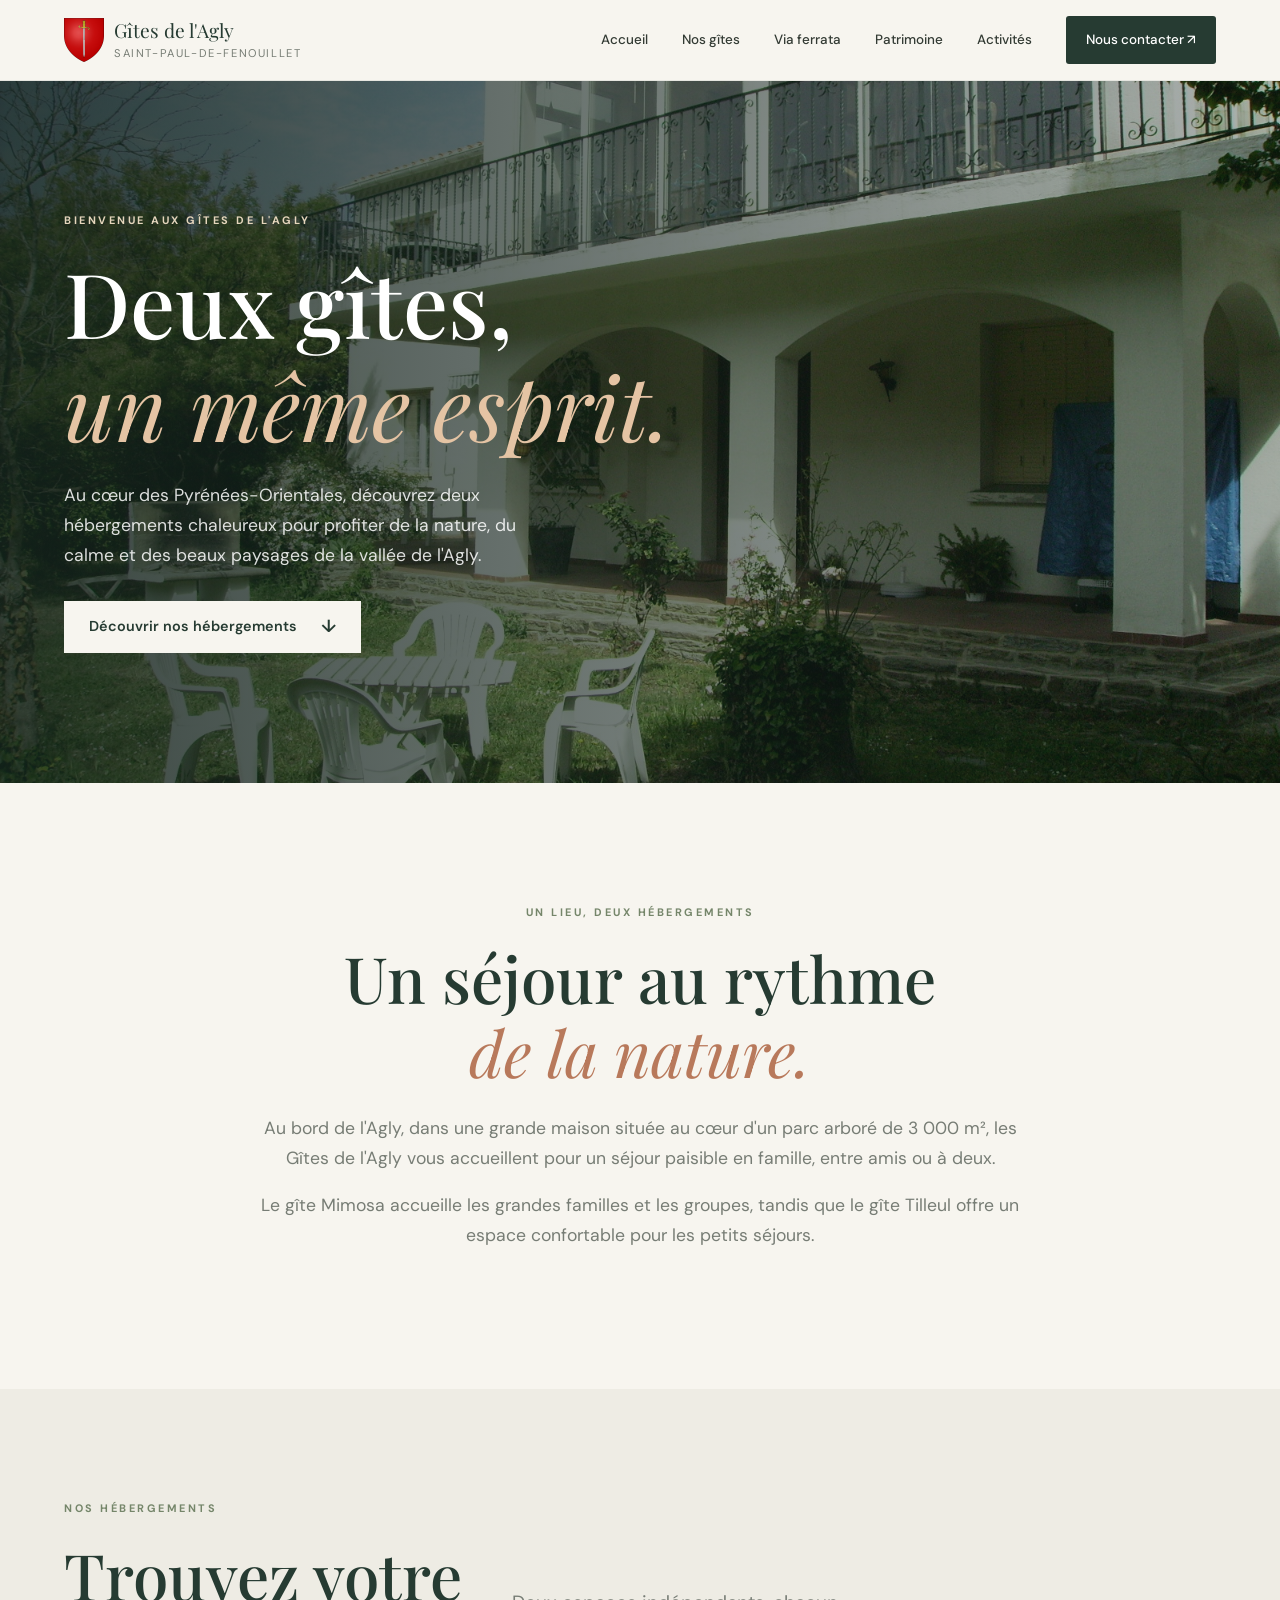
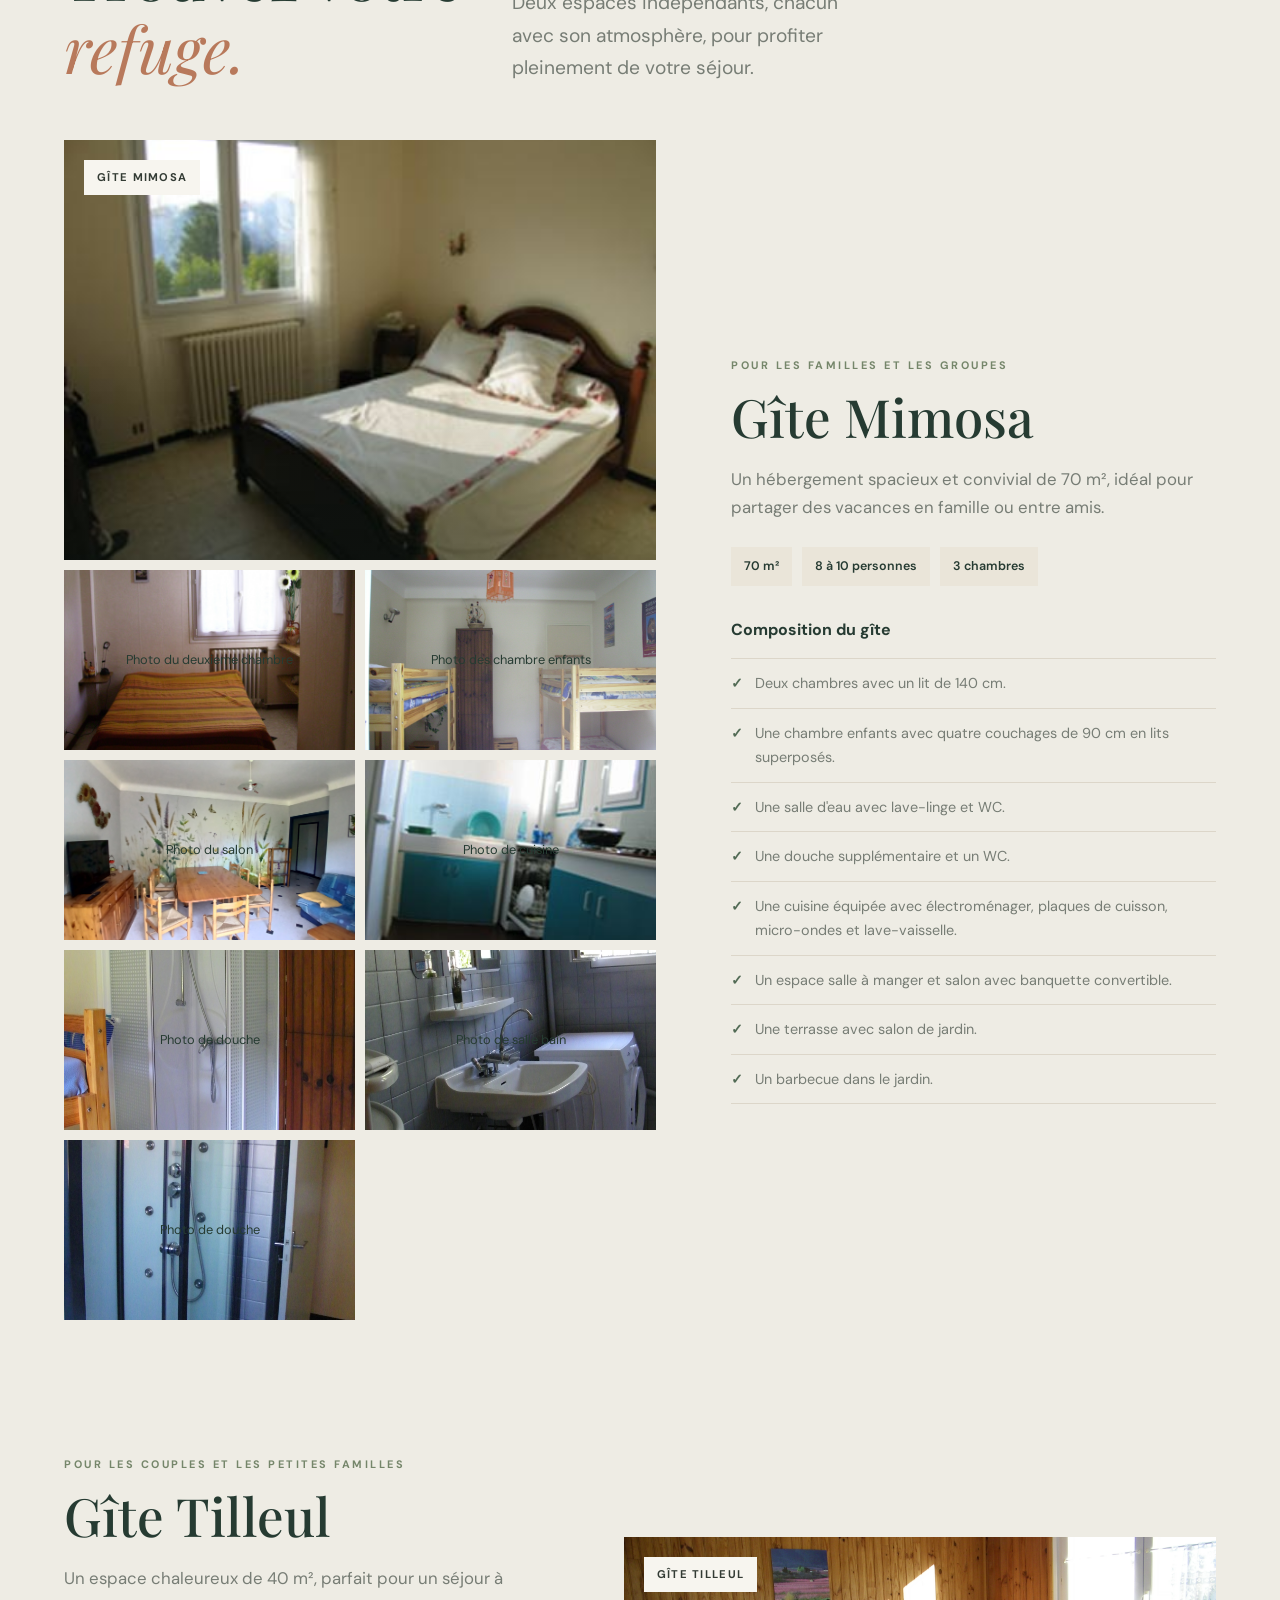
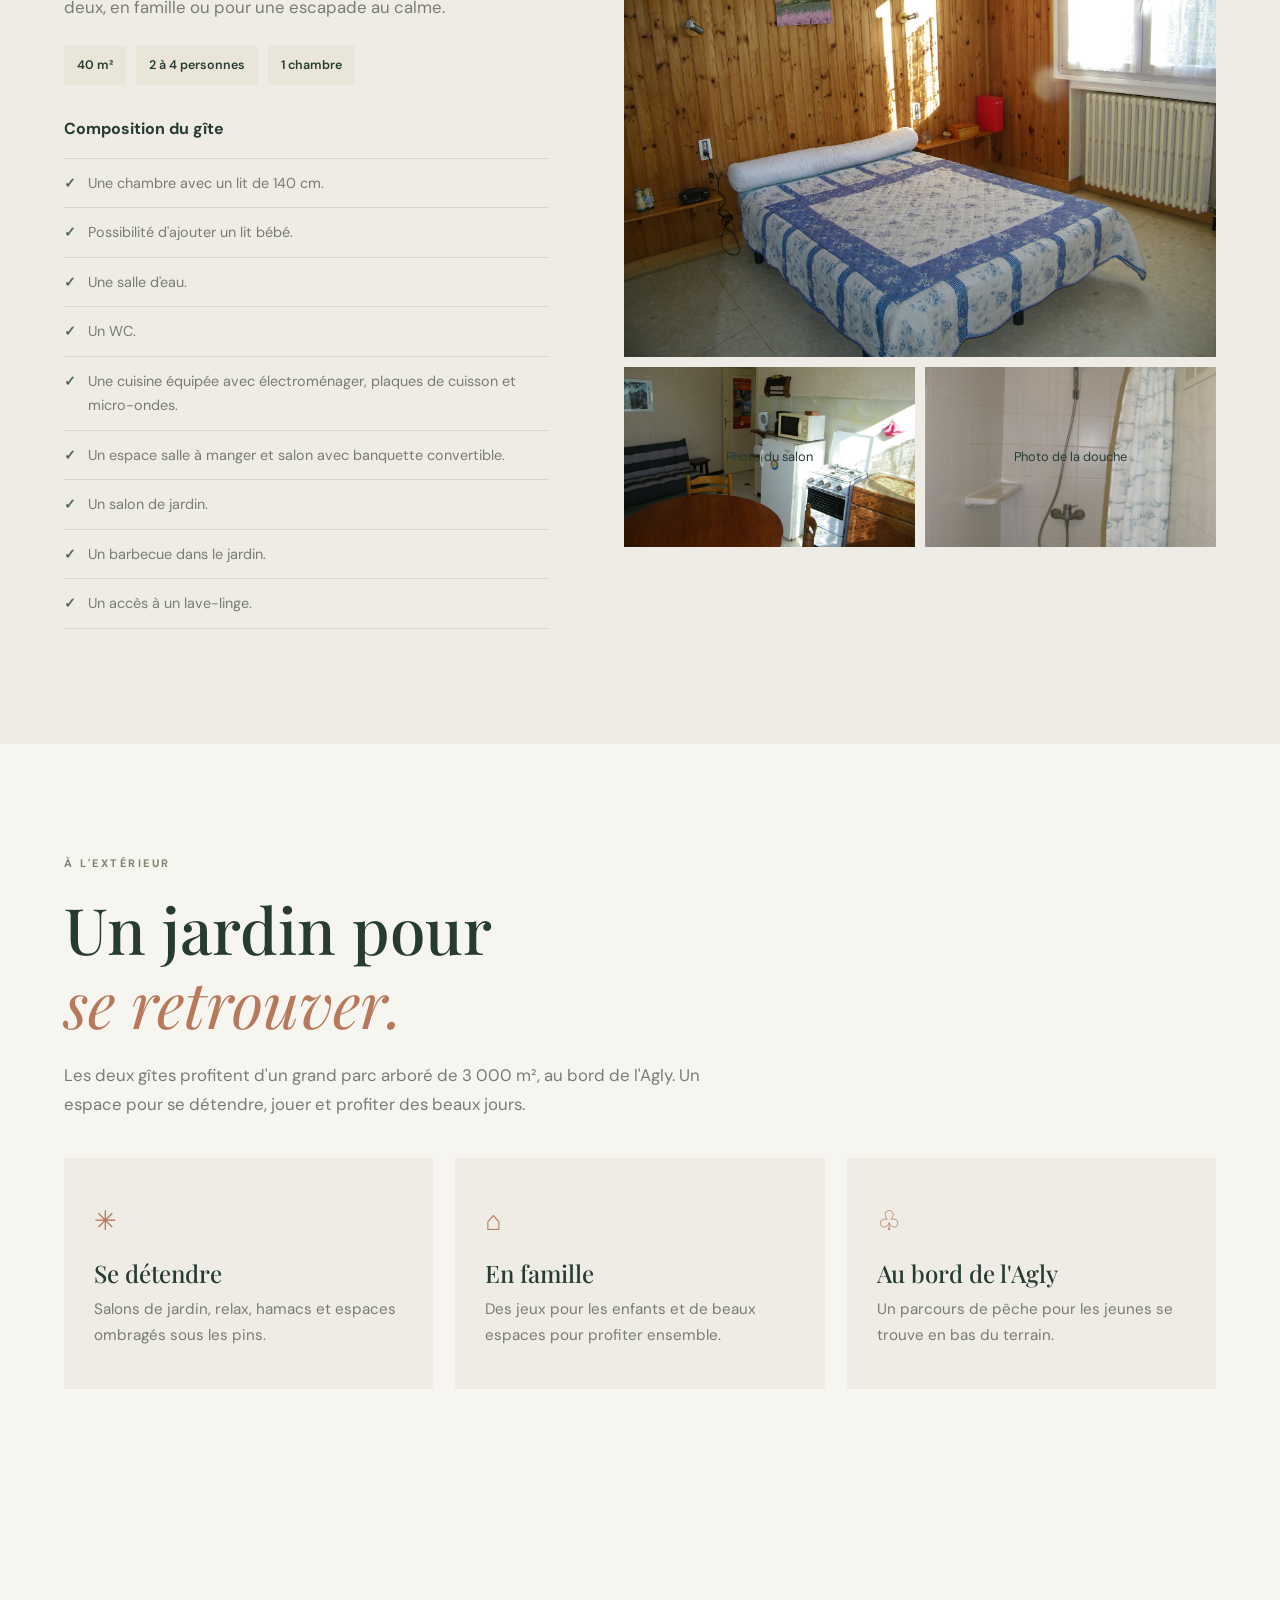
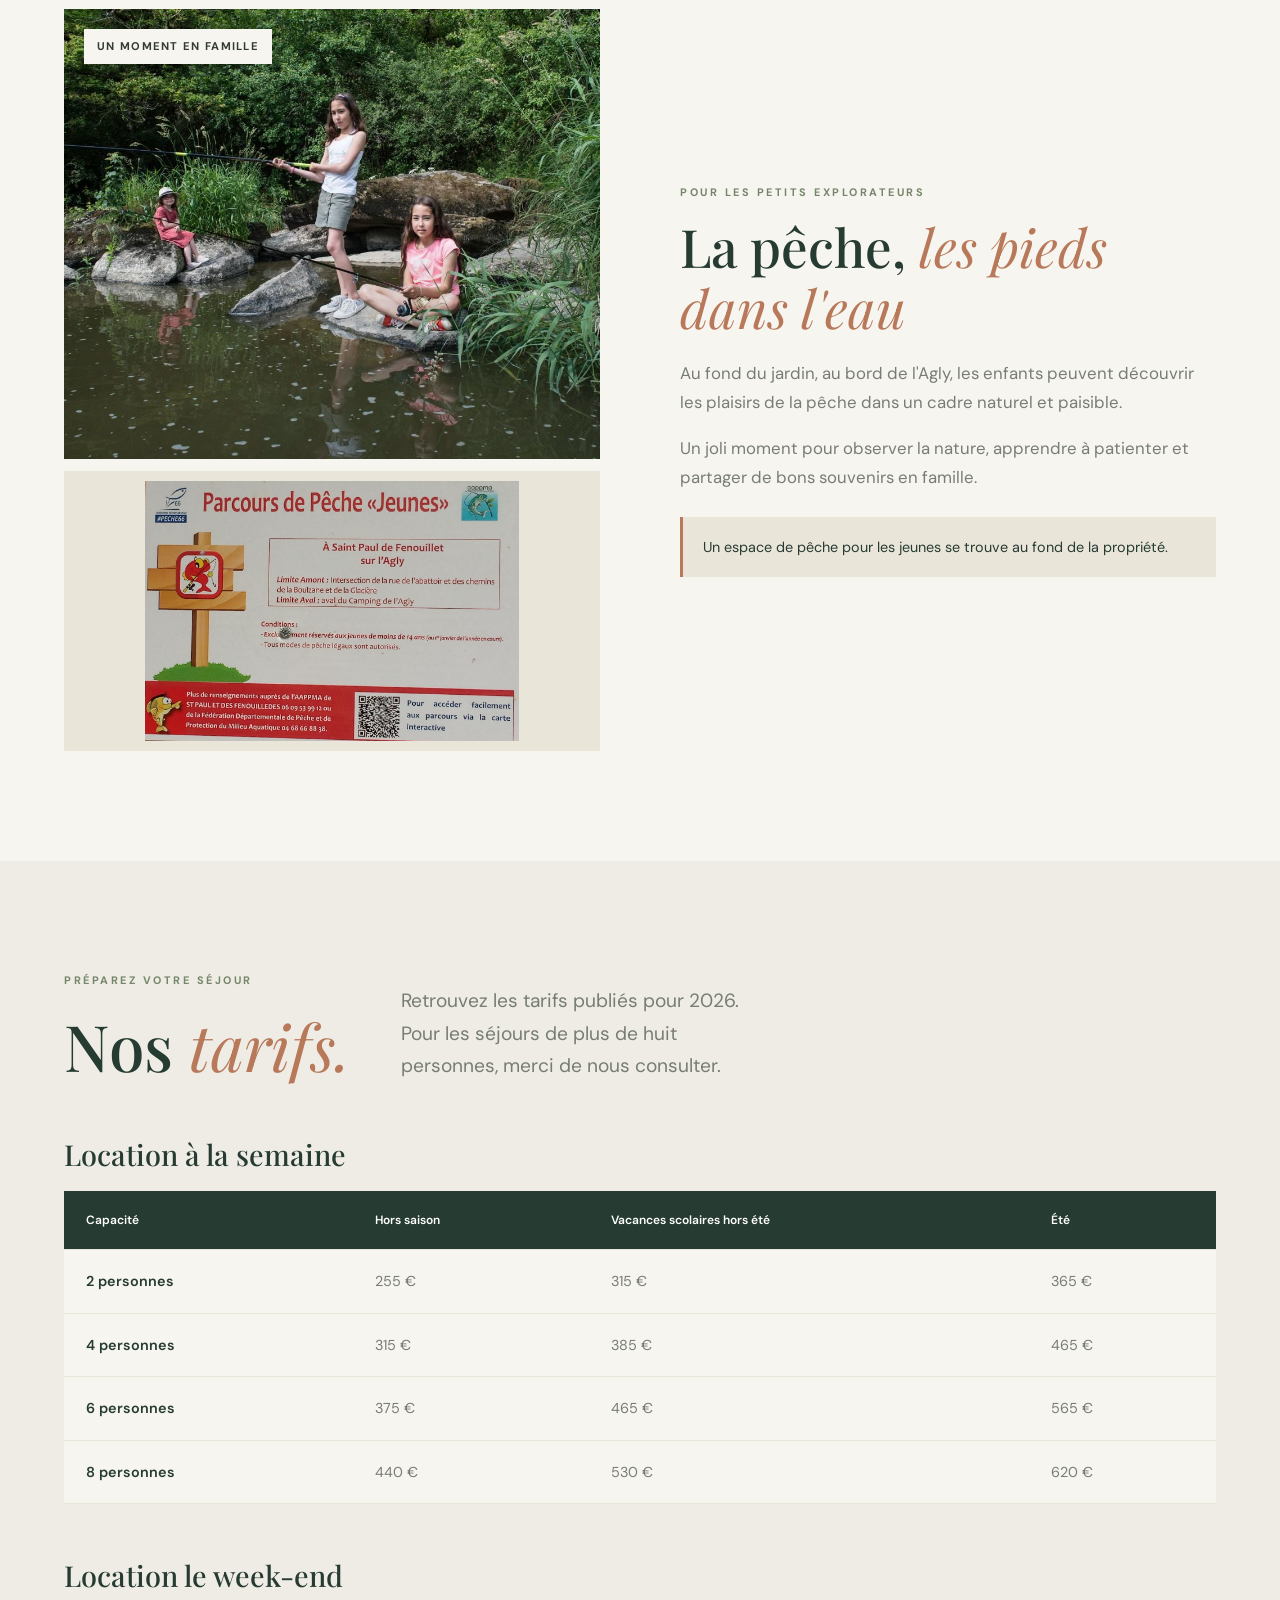
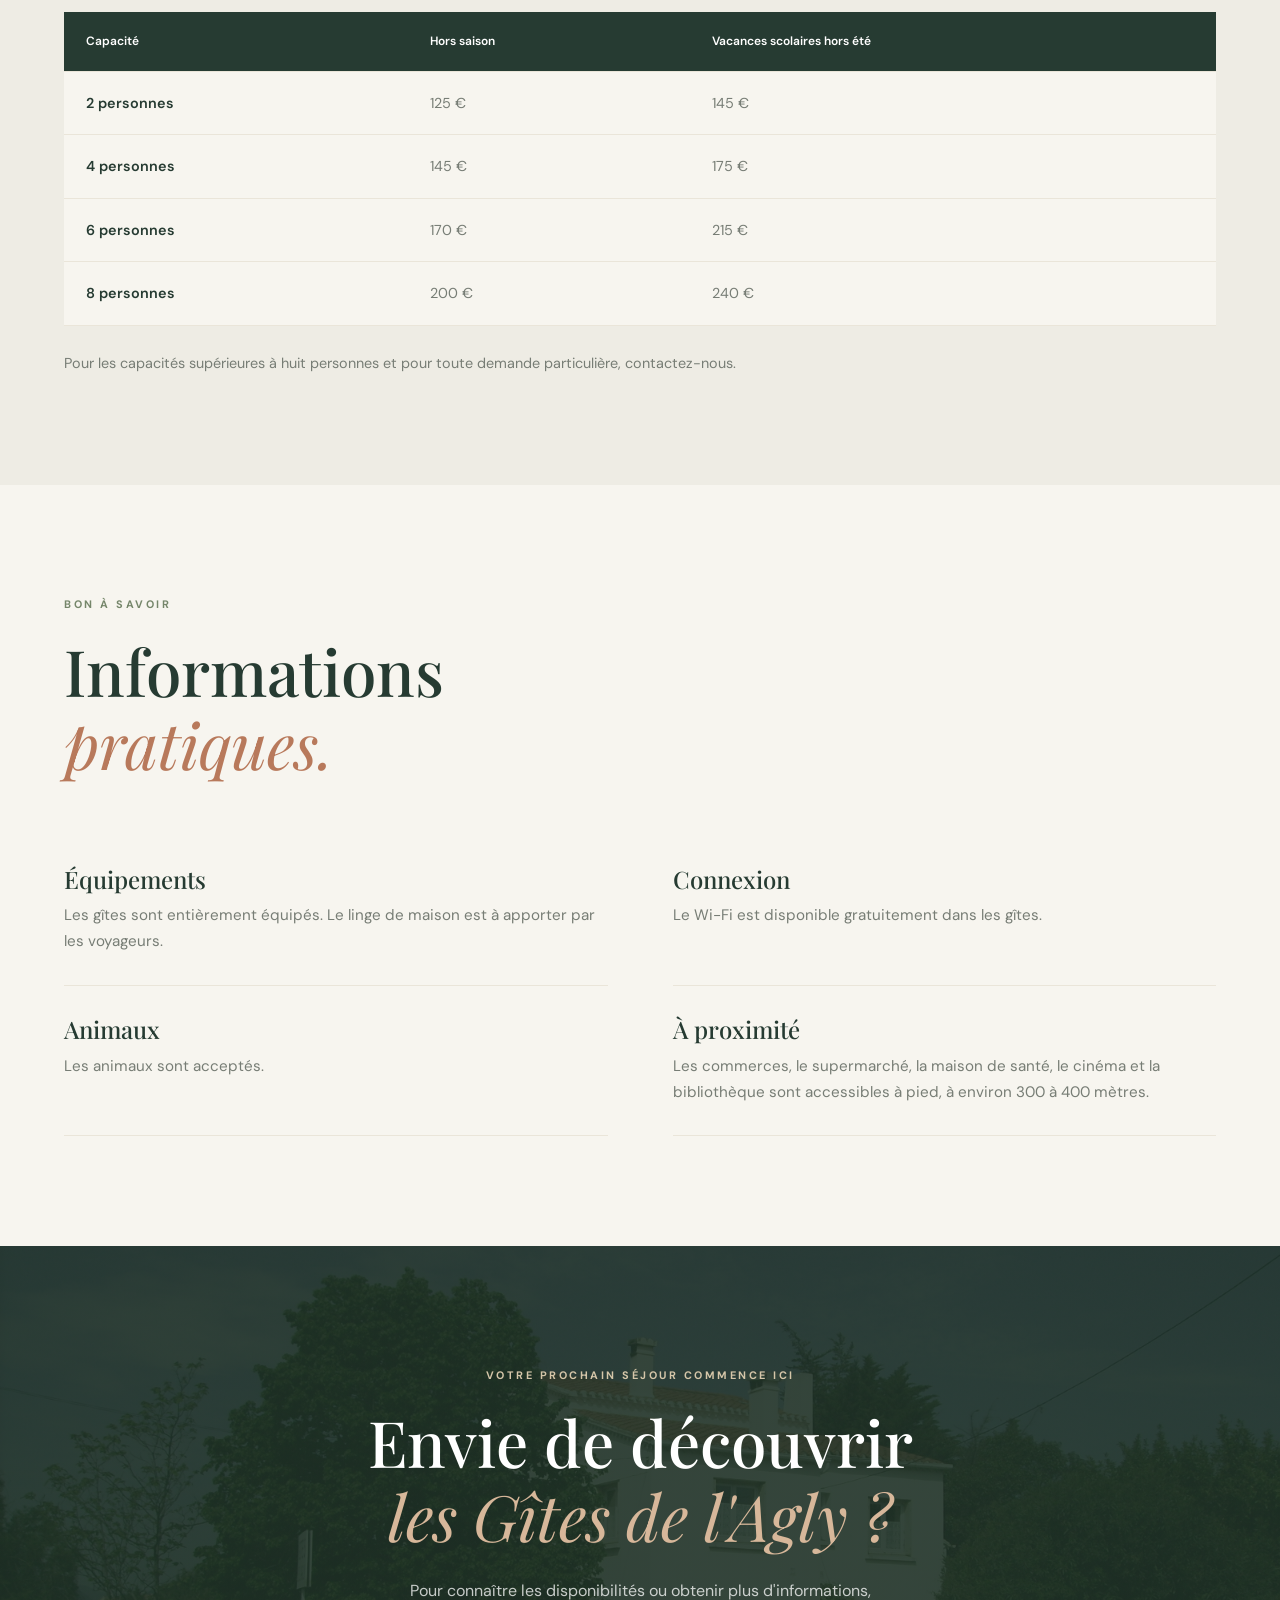
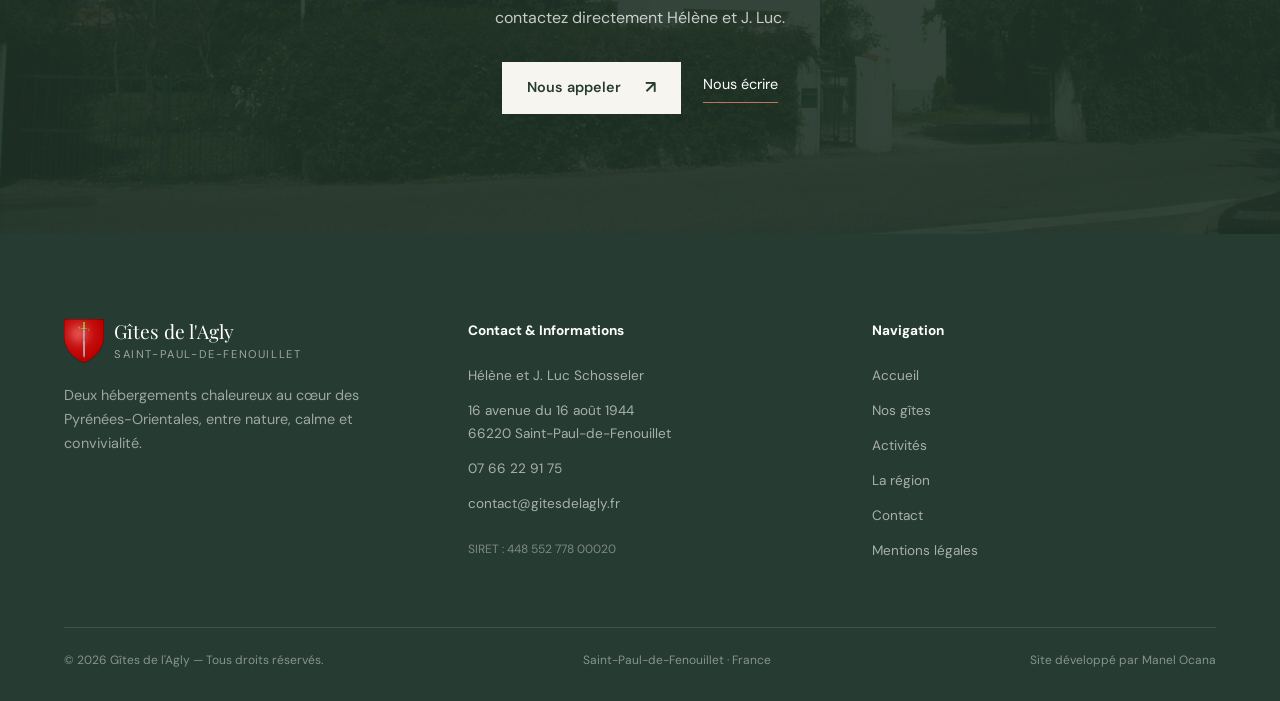
<file: gites.html>
<!DOCTYPE html>
<html lang="fr">

<head>
    <meta charset="UTF-8">
    <meta name="viewport" content="width=device-width, initial-scale=1.0">

    <meta name="description" content="Découvrez les Gîtes de l'Agly à Saint-Paul-de-Fenouillet : deux hébergements confortables au cœur des Pyrénées-Orientales, entre nature et rivière.">

    <title>Nos Gîtes | Gîtes de l'Agly</title>

    <link rel="stylesheet" href="css/style.css">

    <!-- Google Fonts -->
    <link rel="preconnect" href="https://fonts.googleapis.com">
    <link rel="preconnect" href="https://fonts.gstatic.com" crossorigin>

    <link href="https://fonts.googleapis.com/css2?family=DM+Sans:wght@400;500;600;700&family=Playfair+Display:ital,wght@0,400;0,500;0,600;1,400;1,500&display=swap" rel="stylesheet">
</head>

<body>

    <!-- =====================================
         NAVIGATION
    ====================================== -->

    <header class="header">
        <nav class="navbar container">

            <a href="index.html" class="logo" aria-label="Gîtes de l'Agly - Accueil">
                    <img src="assets/images/logo-gites.svg.webp" alt="Gîtes de l'Agly">
                
                <span class="logo__text">
                    Gîtes de l'Agly
                    <small>SAINT-PAUL-DE-FENOUILLET</small>
                </span>
            </a>

            <button class="menu-toggle" aria-label="Ouvrir le menu" aria-expanded="false">
                <span></span>
                <span></span>
                <span></span>
            </button>

            <ul class="nav-links">
                <li><a href="index.html">Accueil</a></li>
                <li><a href="gites.html">Nos gîtes</a></li>
                <li><a href="via-ferrata.html">Via ferrata</a></li>
                <li><a href="patrimoine.html">Patrimoine</a></li>
                <li><a href="activites-sportives.html">Activités</a></li> 
                <li><a href="#contact" class="nav-contact">Nous contacter ↗</a></li>
            </ul>

        </nav>
    </header>


    <main>

        <!-- =====================================
             HERO
        ====================================== -->

        <section class="gites-hero">

            <div class="gites-hero__overlay"></div>

            <div class="container gites-hero__content">

                <span class="eyebrow">
                    BIENVENUE AUX GÎTES DE L'AGLY
                </span>

                <h1>
                    Deux gîtes,<br>
                    <em>un même esprit.</em>
                </h1>

                <p>
                    Au cœur des Pyrénées-Orientales, découvrez
                    deux hébergements chaleureux pour profiter
                    de la nature, du calme et des beaux paysages
                    de la vallée de l'Agly.
                </p>

                <a href="#hebergements" class="btn btn--light">
                    Découvrir nos hébergements
                    <span>↓</span>
                </a>

            </div>

        </section>


        <!-- =====================================
             INTRODUCTION
        ====================================== -->

        <section class="gites-intro section-padding">

            <div class="container gites-intro__inner">

                <span class="eyebrow">UN LIEU, DEUX HÉBERGEMENTS</span>

                <h2>
                    Un séjour au rythme<br>
                    <em>de la nature.</em>
                </h2>

                <p>
                    Au bord de l'Agly, dans une grande maison
                    située au cœur d'un parc arboré de 3 000 m²,
                    les Gîtes de l'Agly vous accueillent pour
                    un séjour paisible en famille, entre amis
                    ou à deux.
                </p>

                <p>
                    Le gîte Mimosa accueille les grandes familles
                    et les groupes, tandis que le gîte Tilleul
                    offre un espace confortable pour les petits
                    séjours.
                </p>

            </div>

        </section>


        <!-- =====================================
             HEBERGEMENTS
        ====================================== -->

        <section class="gites-list section-padding" id="hebergements">

            <div class="container">

                <div class="section-heading">
                    <div>
                        <span class="eyebrow">NOS HÉBERGEMENTS</span>
                        <h2>
                            Trouvez votre<br>
                            <em>refuge.</em>
                        </h2>
                    </div>

                    <p>
                        Deux espaces indépendants, chacun avec
                        son atmosphère, pour profiter pleinement
                        de votre séjour.
                    </p>
                </div>


                <!-- GITE MIMOSA -->

                <article class="gite-detail" id="mimosa">

                    <div class="gite-detail__gallery">

                        <!-- Remplacer les emplacements par les photos de Mimosa -->

                        <div class="gite-detail__main-image">
                            <span class="image-tag">GÎTE MIMOSA</span>
                        </div>

                        <div class="gite-detail__secondary-images">
                            <div class="gite-detail__photo-placeholder photo-mimosa-2">
                                Photo du deuxieme chambre
                            </div>

                            <div class="gite-detail__photo-placeholder photo-mimosa-3">
                                Photo des chambre enfants
                            </div>

                            <div class="gite-detail__photo-placeholder photo-mimosa-4">
                                Photo du salon
                            </div>

                            <div class="gite-detail__photo-placeholder photo-mimosa-5">
                                Photo de cuisine
                            </div>

                            <div class="gite-detail__photo-placeholder photo-mimosa-6">
                                Photo de douche
                            </div>

                            <div class="gite-detail__photo-placeholder photo-mimosa-7">
                                Photo de salle bain
                            </div>

                            <div class="gite-detail__photo-placeholder photo-mimosa-8">
                                Photo de douche
                            </div>

                        </div>

                    </div>

                    <div class="gite-detail__content">

                        <span class="eyebrow">POUR LES FAMILLES ET LES GROUPES</span>

                        <h3>Gîte Mimosa</h3>

                        <p class="gite-detail__description">
                            Un hébergement spacieux et convivial
                            de 70 m², idéal pour partager des
                            vacances en famille ou entre amis.
                        </p>

                        <div class="gite-facts">
                            <span>70 m²</span>
                            <span>8 à 10 personnes</span>
                            <span>3 chambres</span>
                        </div>

                        <h4>Composition du gîte</h4>

                        <ul class="gite-features">
                            <li>Deux chambres avec un lit de 140 cm.</li>
                            <li>Une chambre enfants avec quatre couchages de 90 cm en lits superposés.</li>
                            <li>Une salle d'eau avec lave-linge et WC.</li>
                            <li>Une douche supplémentaire et un WC.</li>
                            <li>Une cuisine équipée avec électroménager, plaques de cuisson, micro-ondes et lave-vaisselle.</li>
                            <li>Un espace salle à manger et salon avec banquette convertible.</li>
                            <li>Une terrasse avec salon de jardin.</li>
                            <li>Un barbecue dans le jardin.</li>
                        </ul>

                    </div>

                </article>


                <!-- GITE TILLEUL -->

                <article class="gite-detail gite-detail--reverse" id="tilleul">

                    <div class="gite-detail__gallery">

                        <!-- Remplacer les emplacements par les photos de Tilleul -->

                        <div class="gite-detail__main-image gite-detail__main-image--tilleul">
                            <span class="image-tag">GÎTE TILLEUL</span>
                        </div>

                        <div class="gite-detail__secondary-images">
                            <div class="gite-detail__photo-placeholder">
                                Photo du salon
                            </div>

                            <div class="gite-detail__photo-placeholder">
                                Photo de la douche
                            </div>

                            
                        </div>

                    </div>

                    <div class="gite-detail__content">

                        <span class="eyebrow">POUR LES COUPLES ET LES PETITES FAMILLES</span>

                        <h3>Gîte Tilleul</h3>

                        <p class="gite-detail__description">
                            Un espace chaleureux de 40 m²,
                            parfait pour un séjour à deux,
                            en famille ou pour une escapade
                            au calme.
                        </p>

                        <div class="gite-facts">
                            <span>40 m²</span>
                            <span>2 à 4 personnes</span>
                            <span>1 chambre</span>
                        </div>

                        <h4>Composition du gîte</h4>

                        <ul class="gite-features">
                            <li>Une chambre avec un lit de 140 cm.</li>
                            <li>Possibilité d'ajouter un lit bébé.</li>
                            <li>Une salle d'eau.</li>
                            <li>Un WC.</li>
                            <li>Une cuisine équipée avec électroménager, plaques de cuisson et micro-ondes.</li>
                            <li>Un espace salle à manger et salon avec banquette convertible.</li>
                            <li>Un salon de jardin.</li>
                            <li>Un barbecue dans le jardin.</li>
                            <li>Un accès à un lave-linge.</li>
                        </ul>

                    </div>

                </article>

            </div>

        </section>


        <!-- =====================================
             ESPACES PARTAGES
        ====================================== -->

        <section class="shared-spaces section-padding">

            <div class="container">

                <div class="shared-spaces__heading">
                    <span class="eyebrow">À L'EXTÉRIEUR</span>

                    <h2>
                        Un jardin pour<br>
                        <em>se retrouver.</em>
                    </h2>

                    <p>
                        Les deux gîtes profitent d'un grand parc
                        arboré de 3 000 m², au bord de l'Agly.
                        Un espace pour se détendre, jouer et
                        profiter des beaux jours.
                    </p>
                </div>

                <div class="shared-spaces__grid">

                    <article class="shared-space">
                        <div class="shared-space__icon">✳</div>
                        <h3>Se détendre</h3>
                        <p>
                            Salons de jardin, relax, hamacs
                            et espaces ombragés sous les pins.
                        </p>
                    </article>

                    <article class="shared-space">
                        <div class="shared-space__icon">⌂</div>
                        <h3>En famille</h3>
                        <p>
                            Des jeux pour les enfants et de
                            beaux espaces pour profiter ensemble.
                        </p>
                    </article>

                    <article class="shared-space">
                        <div class="shared-space__icon">♧</div>
                        <h3>Au bord de l'Agly</h3>
                        <p>
                            Un parcours de pêche pour les jeunes
                            se trouve en bas du terrain.
                        </p>
                    </article>

                </div>

            </div>

        </section>



        <!-- PÊCHE POUR LES ENFANTS -->
        <section class="kids-fishing section-padding">
            <div class="container kids-fishing__grid">

                <div class="kids-fishing__gallery">

                    <div class="kids-fishing__image">
                        <span class="image-tag">UN MOMENT EN FAMILLE</span>
                    </div>

                    <div class="kids-fishing__sign">
                        <img
                            src="assets/images/panneau-peche.jpg"
                            alt="Panneau de pêche pour les enfants"
                        >
                    </div>

                </div>

                <div class="kids-fishing__content">
                    <span class="eyebrow">POUR LES PETITS EXPLORATEURS</span>

                    <h2>La pêche, <em>les pieds dans l'eau</em></h2>

                    <p>
                        Au fond du jardin, au bord de l'Agly, les enfants
                        peuvent découvrir les plaisirs de la pêche dans
                        un cadre naturel et paisible.
                    </p>

                    <p>
                        Un joli moment pour observer la nature, apprendre
                        à patienter et partager de bons souvenirs en famille.
                    </p>

                    <div class="kids-fishing__note">
                        Un espace de pêche pour les jeunes se trouve
                        au fond de la propriété.
                    </div>
                </div>

            </div>
        </section>


        <!-- =====================================
             TARIFS
        ====================================== -->

        <section class="gites-prices section-padding" id="tarifs">

            <div class="container">

                <div class="section-heading">
                    <div>
                        <span class="eyebrow">PRÉPAREZ VOTRE SÉJOUR</span>
                        <h2>
                            Nos <em>tarifs.</em>
                        </h2>
                    </div>

                    <p>
                        Retrouvez les tarifs publiés pour 2026.
                        Pour les séjours de plus de huit personnes,
                        merci de nous consulter.
                    </p>
                </div>


                <!-- TARIFS SEMAINE -->

                <div class="price-block">

                    <h3>Location à la semaine</h3>

                    <div class="price-table-wrapper">

                        <table class="price-table">

                            <thead>
                                <tr>
                                    <th>Capacité</th>
                                    <th>Hors saison</th>
                                    <th>Vacances scolaires hors été</th>
                                    <th>Été</th>
                                </tr>
                            </thead>

                            <tbody>
                                <tr>
                                    <th>2 personnes</th>
                                    <td>255 €</td>
                                    <td>315 €</td>
                                    <td>365 €</td>
                                </tr>

                                <tr>
                                    <th>4 personnes</th>
                                    <td>315 €</td>
                                    <td>385 €</td>
                                    <td>465 €</td>
                                </tr>

                                <tr>
                                    <th>6 personnes</th>
                                    <td>375 €</td>
                                    <td>465 €</td>
                                    <td>565 €</td>
                                </tr>

                                <tr>
                                    <th>8 personnes</th>
                                    <td>440 €</td>
                                    <td>530 €</td>
                                    <td>620 €</td>
                                </tr>
                            </tbody>

                        </table>

                    </div>

                </div>


                <!-- TARIFS WEEK-END -->

                <div class="price-block">

                    <h3>Location le week-end</h3>

                    <div class="price-table-wrapper">

                        <table class="price-table">

                            <thead>
                                <tr>
                                    <th>Capacité</th>
                                    <th>Hors saison</th>
                                    <th>Vacances scolaires hors été</th>
                                </tr>
                            </thead>

                            <tbody>
                                <tr>
                                    <th>2 personnes</th>
                                    <td>125 €</td>
                                    <td>145 €</td>
                                </tr>

                                <tr>
                                    <th>4 personnes</th>
                                    <td>145 €</td>
                                    <td>175 €</td>
                                </tr>

                                <tr>
                                    <th>6 personnes</th>
                                    <td>170 €</td>
                                    <td>215 €</td>
                                </tr>

                                <tr>
                                    <th>8 personnes</th>
                                    <td>200 €</td>
                                    <td>240 €</td>
                                </tr>
                            </tbody>

                        </table>

                    </div>

                </div>

                <p class="prices-note">
                    Pour les capacités supérieures à huit personnes
                    et pour toute demande particulière, contactez-nous.
                </p>

            </div>

        </section>


        <!-- =====================================
             INFORMATIONS PRATIQUES
        ====================================== -->

        <section class="practical-info section-padding">

            <div class="container">

                <div class="section-heading">
                    <div>
                        <span class="eyebrow">BON À SAVOIR</span>
                        <h2>
                            Informations<br>
                            <em>pratiques.</em>
                        </h2>
                    </div>
                </div>

                <div class="practical-info__grid">

                    <div class="practical-info__item">
                        <h3>Équipements</h3>
                        <p>
                            Les gîtes sont entièrement équipés.
                            Le linge de maison est à apporter
                            par les voyageurs.
                        </p>
                    </div>

                    <div class="practical-info__item">
                        <h3>Connexion</h3>
                        <p>
                            Le Wi-Fi est disponible gratuitement
                            dans les gîtes.
                        </p>
                    </div>

                    <div class="practical-info__item">
                        <h3>Animaux</h3>
                        <p>
                            Les animaux sont acceptés.
                        </p>
                    </div>

                    <div class="practical-info__item">
                        <h3>À proximité</h3>
                        <p>
                            Les commerces, le supermarché,
                            la maison de santé, le cinéma et
                            la bibliothèque sont accessibles
                            à pied, à environ 300 à 400 mètres.
                        </p>
                    </div>

                </div>

            </div>

        </section>


        <!-- =====================================
             RESERVATION
        ====================================== -->

        <section class="gites-reservation section-padding" id="reservation">

            <div class="container gites-reservation__inner">

                <span class="eyebrow">VOTRE PROCHAIN SÉJOUR COMMENCE ICI</span>

                <h2>
                    Envie de découvrir<br>
                    <em>les Gîtes de l'Agly ?</em>
                </h2>

                <p>
                    Pour connaître les disponibilités ou obtenir
                    plus d'informations, contactez directement
                    Hélène et J. Luc.
                </p>

                <div class="gites-reservation__actions">

                    <a href="tel:+33766229175" class="btn btn--light">
                        Nous appeler
                        <span>↗</span>
                    </a>

                    <a href="mailto:contact@gitesdelagly.fr" class="gites-reservation__email">
                        Nous écrire
                    </a>

                </div>

            </div>

        </section>

    </main>


    <!-- =====================================
         FOOTER
    ====================================== -->

    <!-- FOOTER -->
    <footer class="footer">
        <div class="container">

            <div class="footer__grid">

                <!-- BRAND -->
                <div class="footer__brand">

                    <a href="index.html" class="logo logo--footer" aria-label="Gîtes de l'Agly - Accueil">
                        <img src="assets/images/logo-gites.svg.webp" alt="Gîtes de l'Agly">
                        
                        <span class="logo__text">
                            Gîtes de l'Agly
                            <small>SAINT-PAUL-DE-FENOUILLET</small>
                        </span>
                    </a>

                    <p>
                        Deux hébergements chaleureux au cœur
                        des Pyrénées-Orientales, entre nature,
                        calme et convivialité.
                    </p>

                </div>


                <!-- CONTACT -->
                <div class="footer__column footer__contact">

                    <h4>Contact & Informations</h4>

                    <p>Hélène et J. Luc Schosseler</p>

                    <p>
                        16 avenue du 16 août 1944<br>
                        66220 Saint-Paul-de-Fenouillet
                    </p>

                    <a href="tel:+33766229175">
                        07 66 22 91 75
                    </a>

                    <a href="mailto:contact@gitesdelagly.fr">
                        contact@gitesdelagly.fr
                    </a>

                    <p class="footer__siret">
                        SIRET : 448 552 778 00020
                    </p>

                </div>


                <!-- NAVIGATION -->
                <nav class="footer__column footer__nav"
                    aria-label="Navigation du pied de page">

                    <h4>Navigation</h4>

                    <a href="index.html">Accueil</a>
                    <a href="gites.html">Nos gîtes</a>
                    <a href="index.html#activities">Activités</a>
                    <a href="index.html#region">La région</a>
                    <a href="index.html#contact">Contact</a>
                    <a href="mentions-legales.html">Mentions légales</a>

                </nav>

            </div>


            <!-- FOOTER BOTTOM -->
            <div class="footer__bottom">

                <span>© 2026 Gîtes de l'Agly — Tous droits réservés.</span>

                <span>Saint-Paul-de-Fenouillet · France</span>

                <span>Site développé par Manel Ocana</span>

            </div>

        </div>
    </footer>


    <script src="js/script.js"></script>

</body>
</html>
</file>
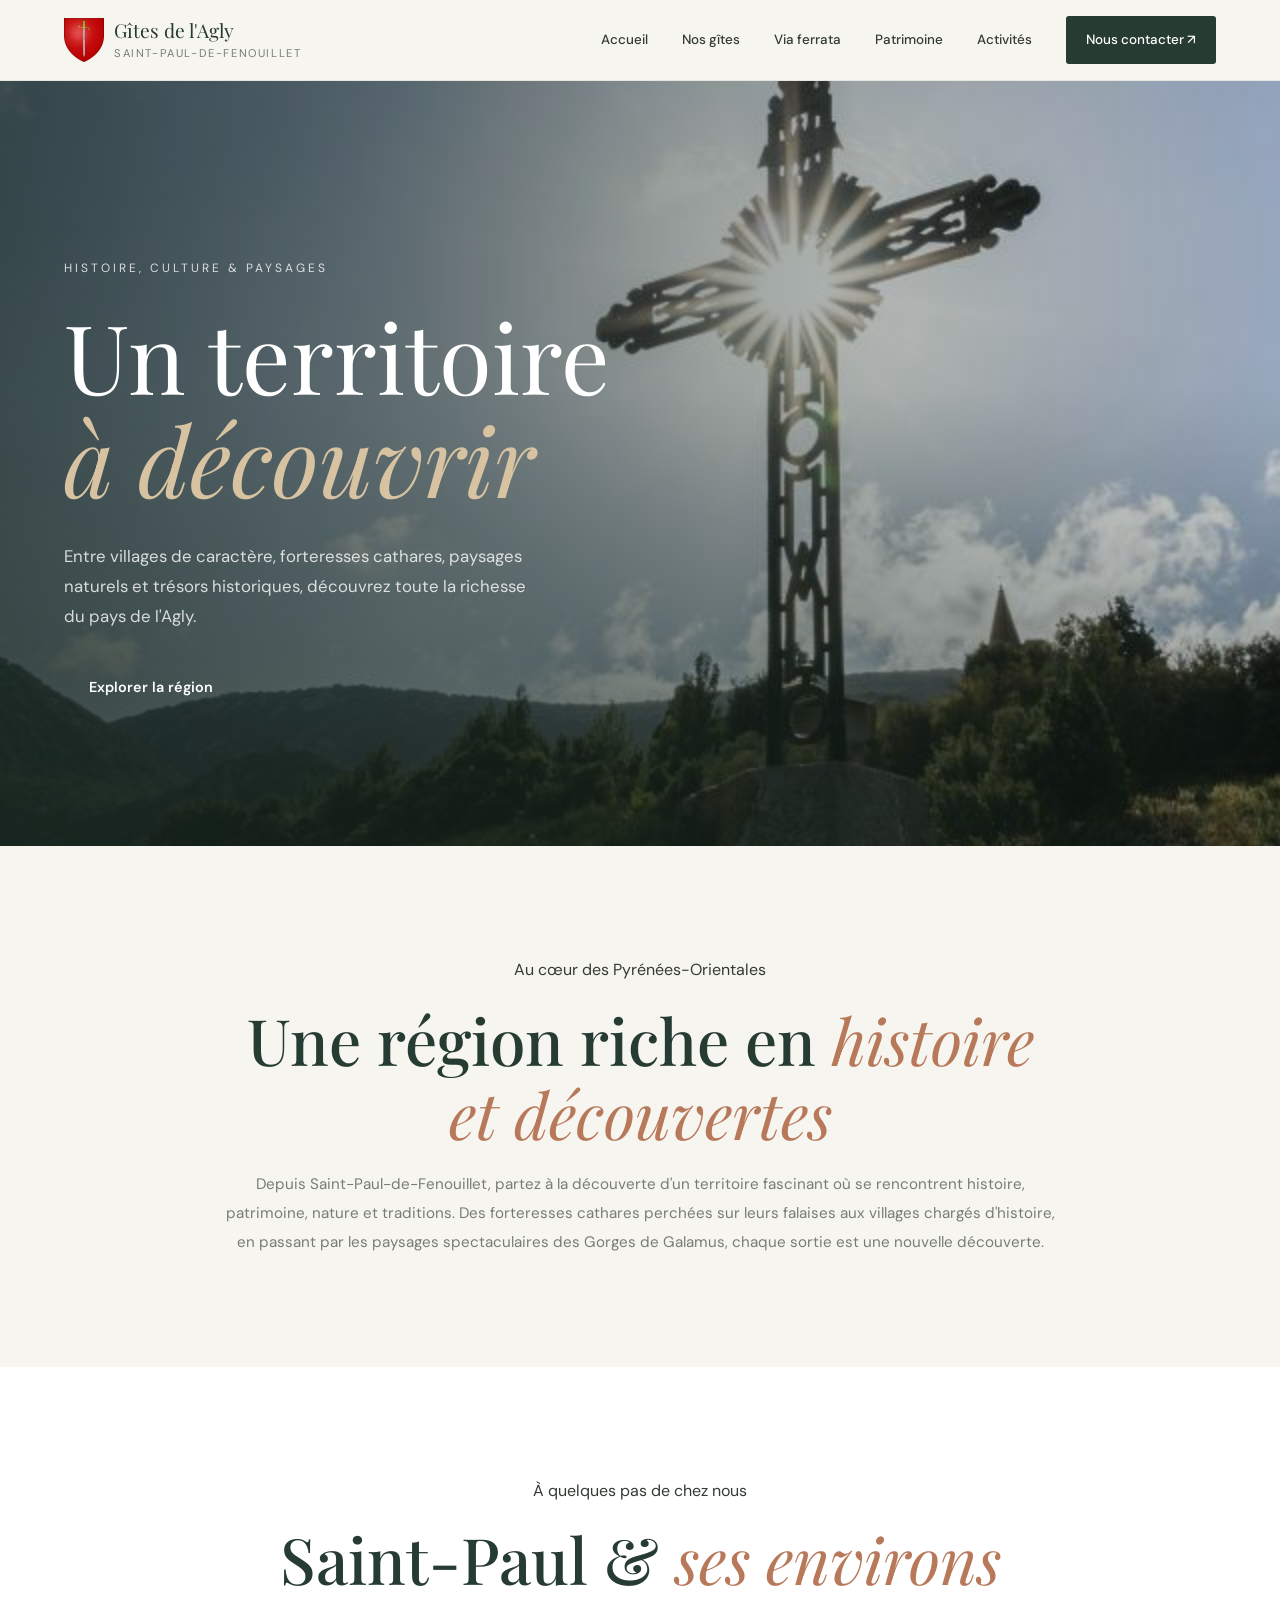
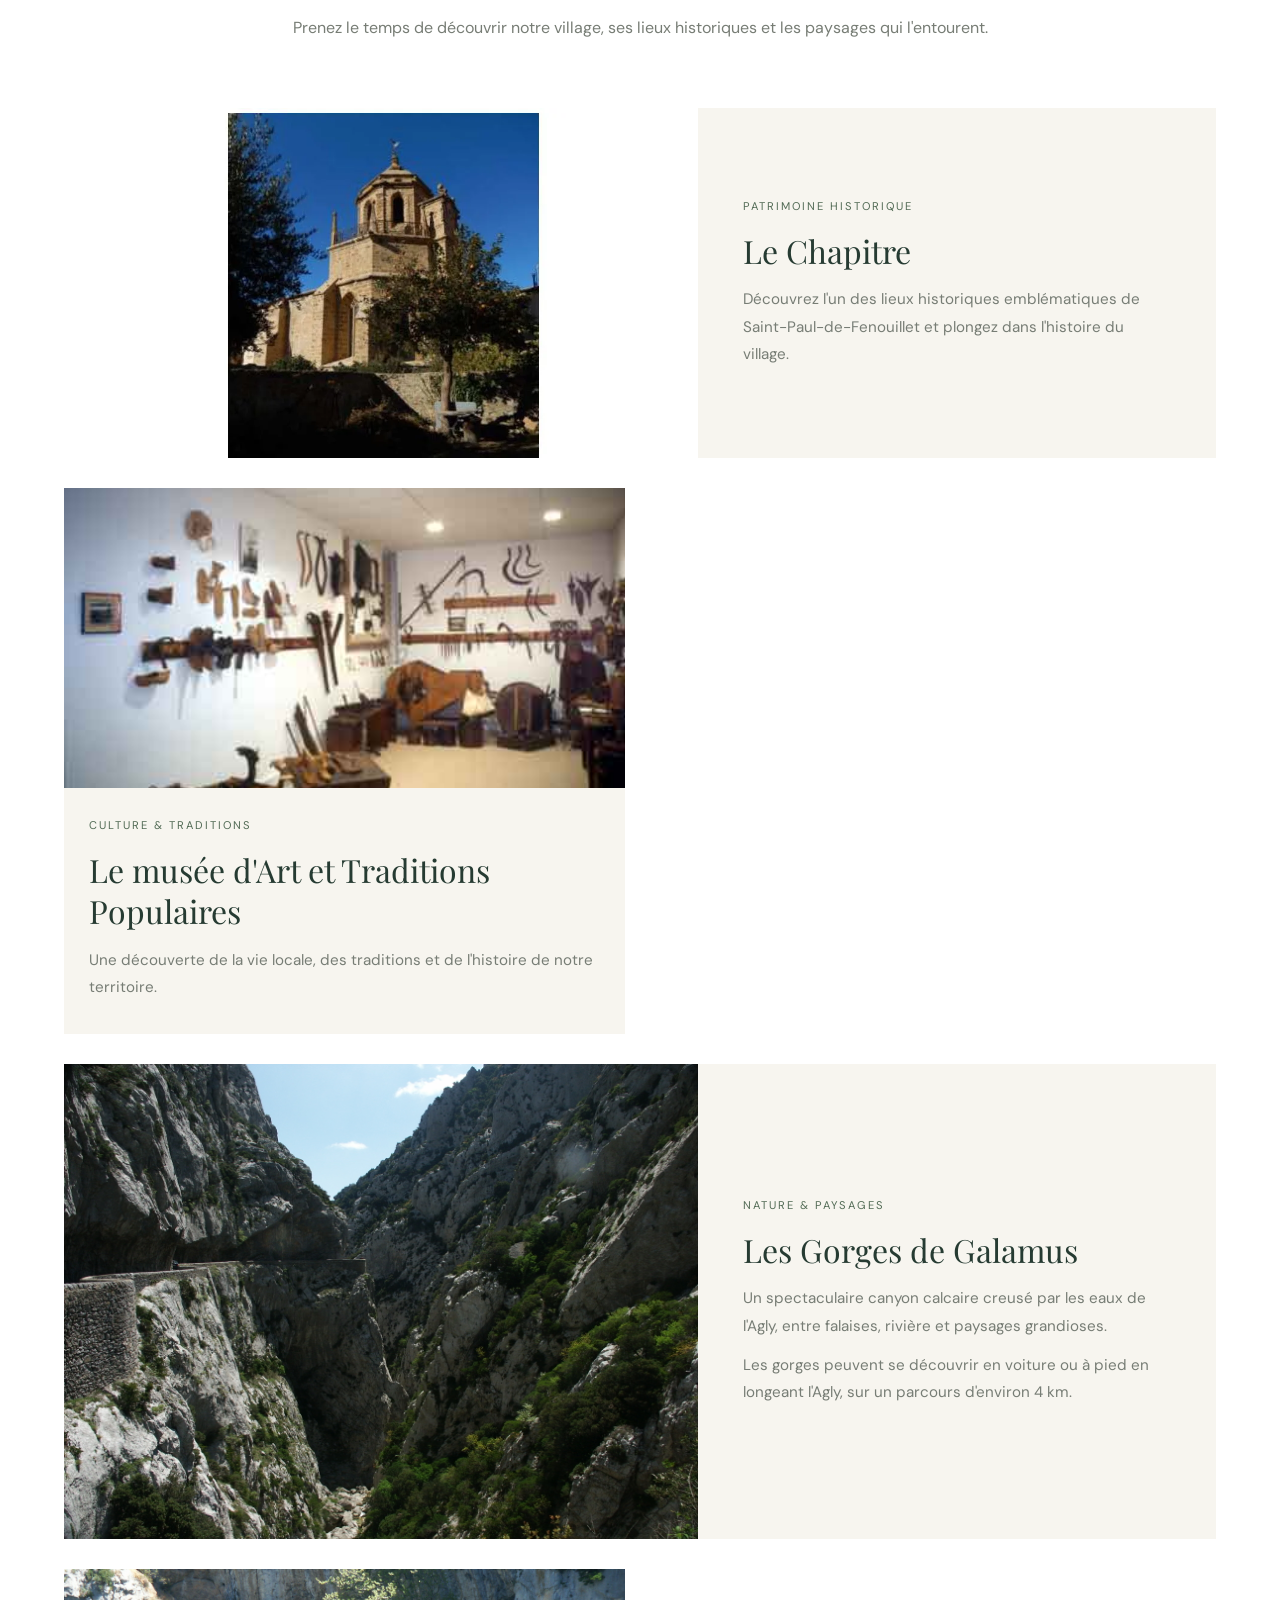
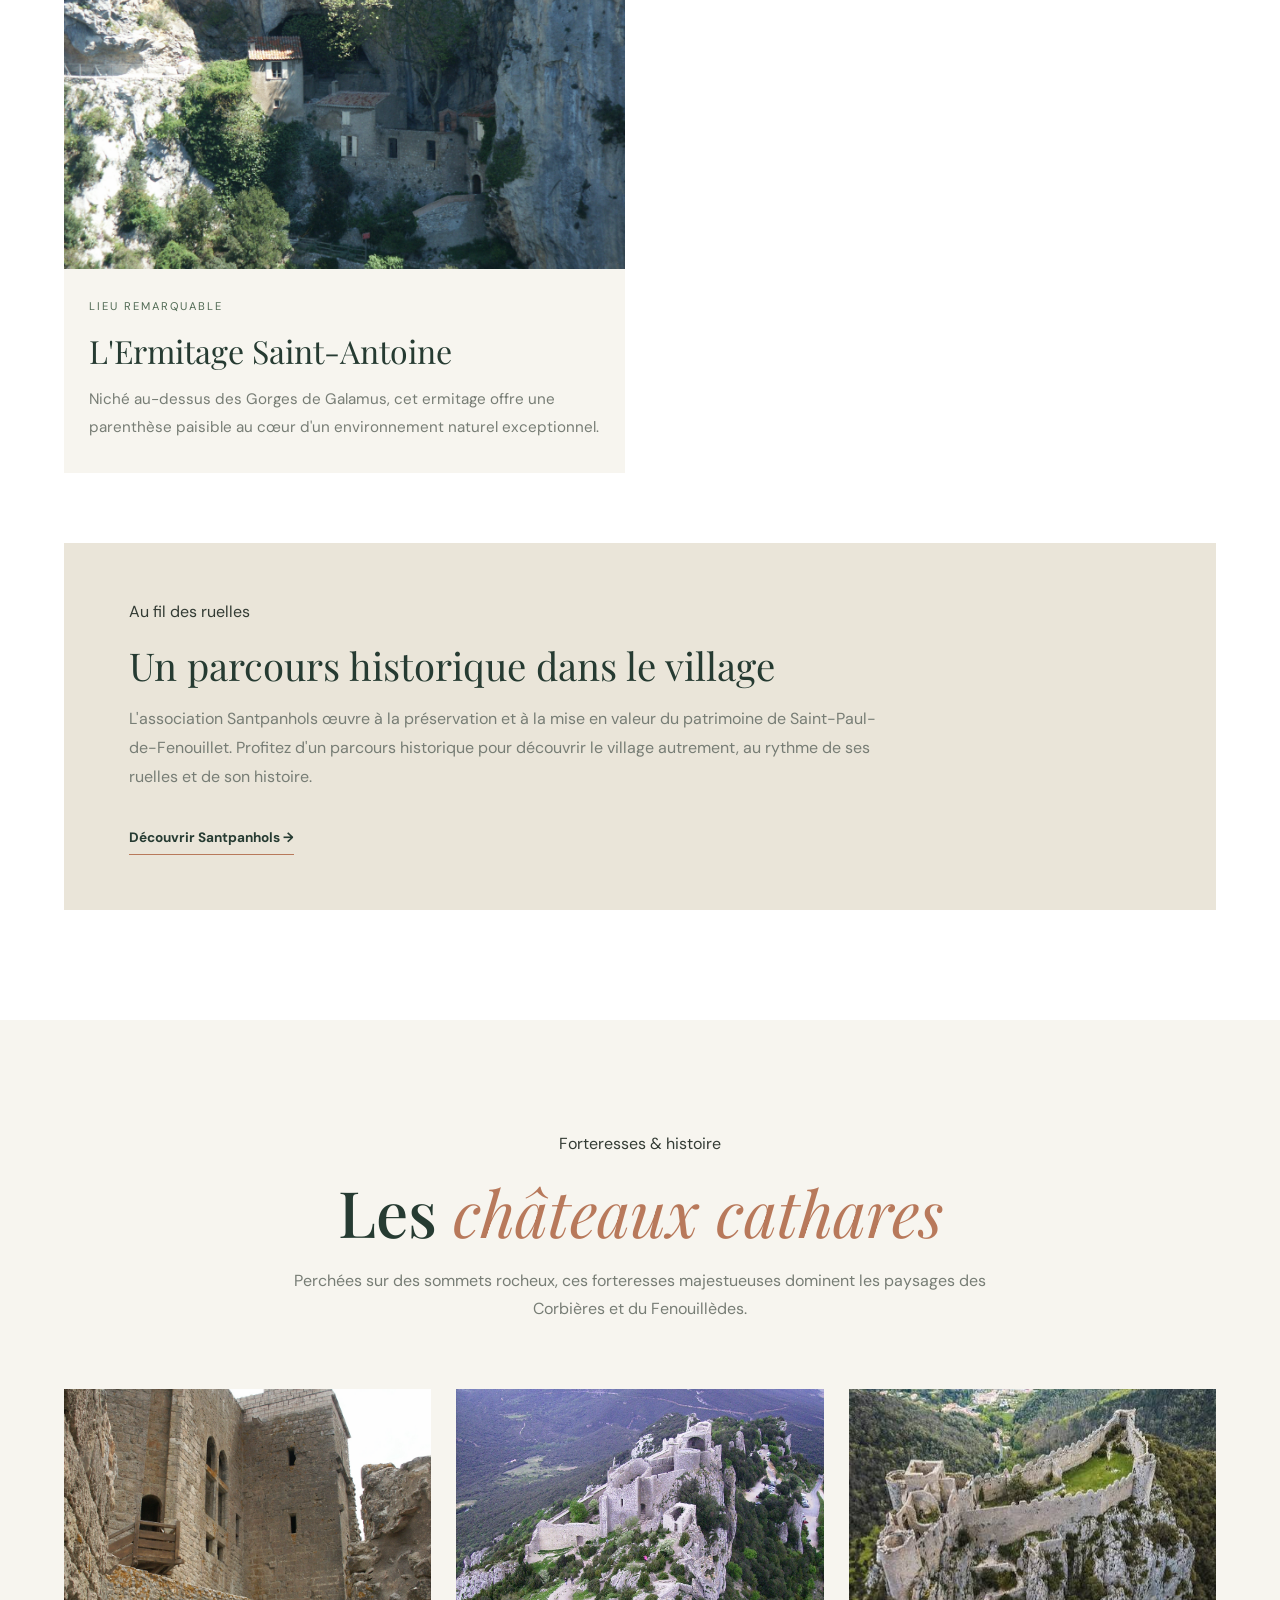
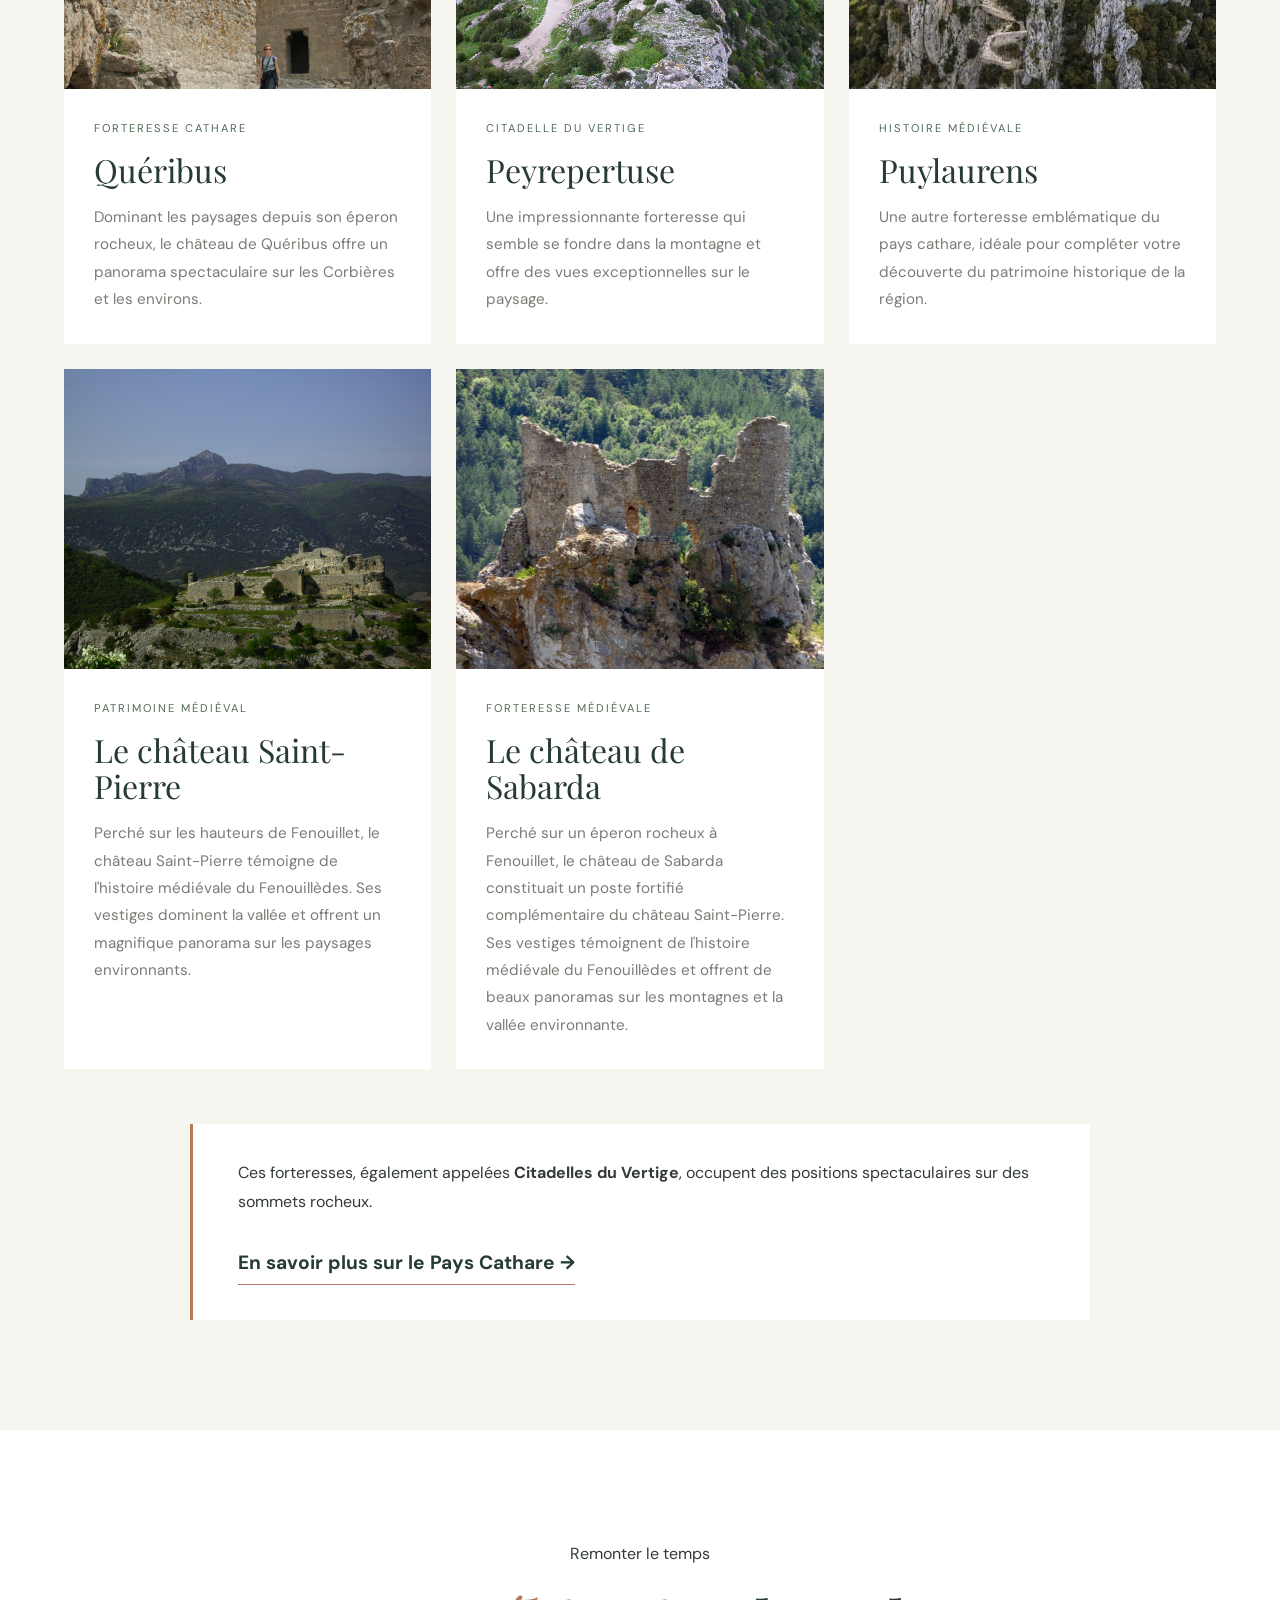
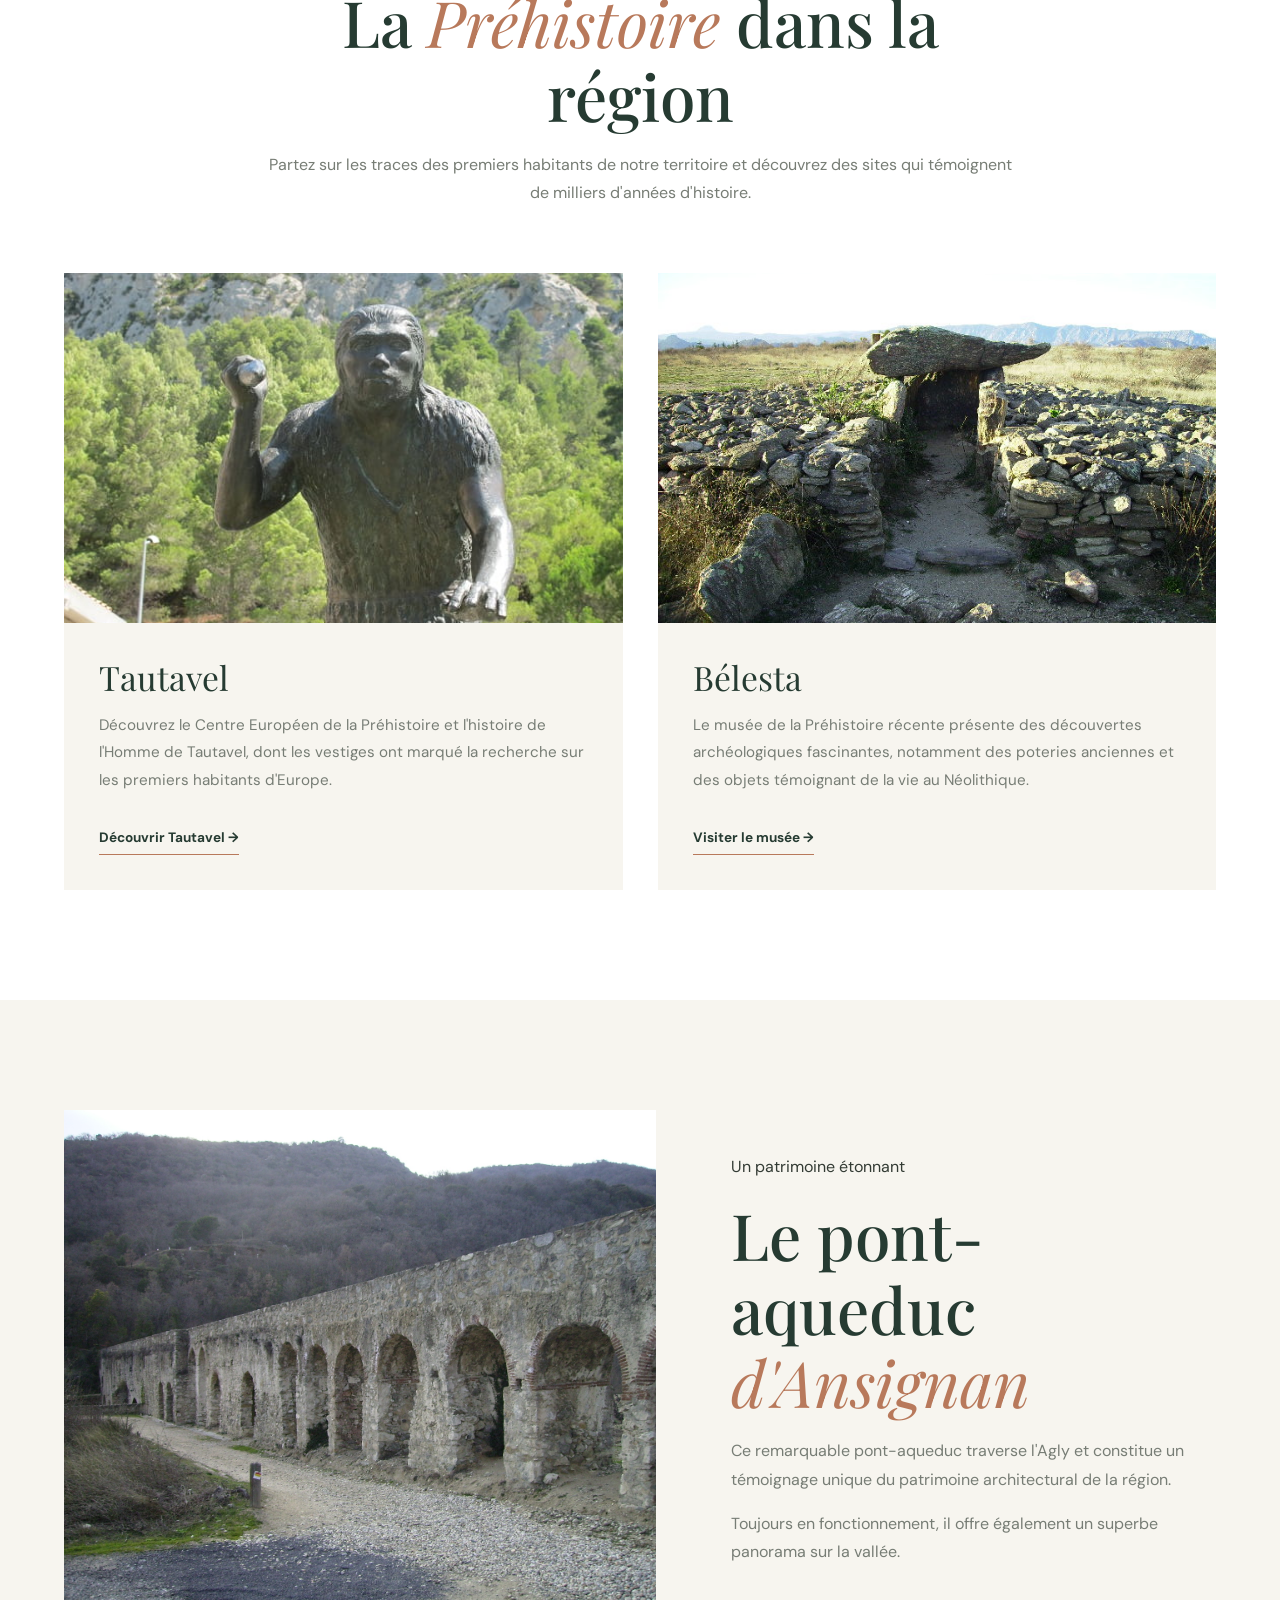
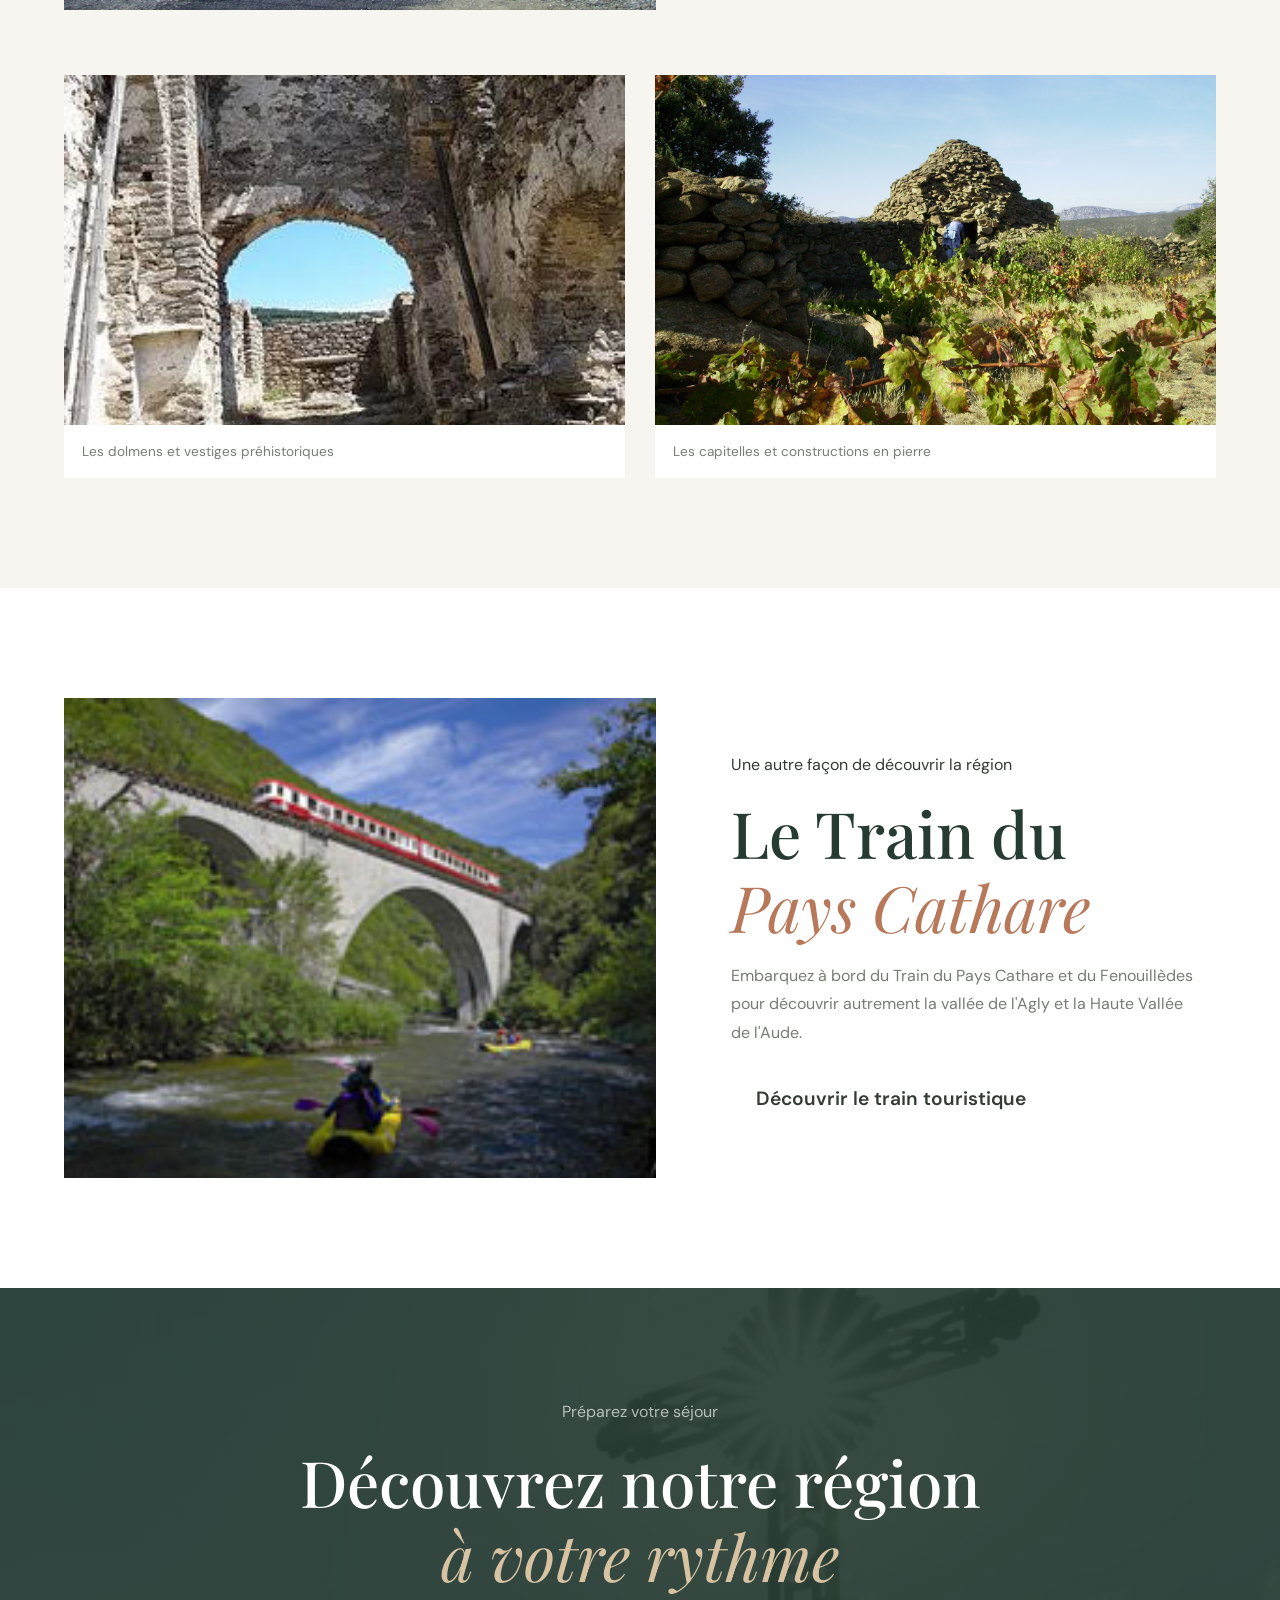
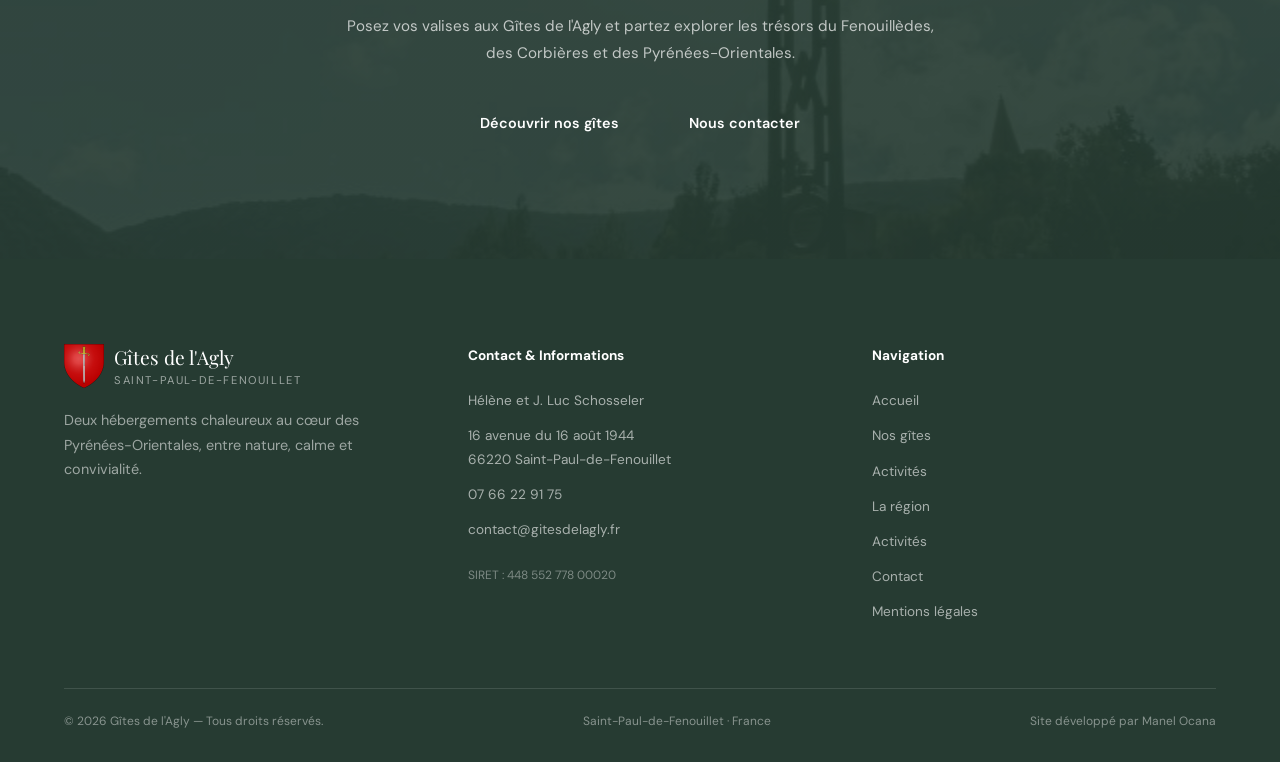
<file: patrimoine.html>
<!DOCTYPE html>
<html lang="fr">

<head>
    <meta charset="UTF-8">
    <meta name="viewport" content="width=device-width, initial-scale=1.0">

    <meta name="description" content="Découvrez le patrimoine des Pyrénées-Orientales : châteaux cathares, Gorges de Galamus, villages, préhistoire et sites historiques autour de Saint-Paul-de-Fenouillet.">

    <title>Patrimoine & découvertes | Gîtes de l'Agly</title>

    <link rel="stylesheet" href="css/style.css">

    <!-- Google Fonts -->
    <link rel="preconnect" href="https://fonts.googleapis.com">
    <link rel="preconnect" href="https://fonts.gstatic.com" crossorigin>

    <link href="https://fonts.googleapis.com/css2?family=DM+Sans:wght@400;500;600;700&family=Playfair+Display:ital,wght@0,400;0,500;0,600;1,400;1,500&display=swap" rel="stylesheet">
</head>

<body>

    <!-- =====================================
         NAVIGATION
    ====================================== -->

    <header class="header">
        <nav class="navbar container">

            <a href="index.html" class="logo" aria-label="Gîtes de l'Agly - Accueil">
                    <img src="assets/images/logo-gites.svg.webp" alt="Gîtes de l'Agly">
                
                <span class="logo__text">
                    Gîtes de l'Agly
                    <small>SAINT-PAUL-DE-FENOUILLET</small>
                </span>
            </a>

            <button class="menu-toggle" aria-label="Ouvrir le menu" aria-expanded="false">
                <span></span>
                <span></span>
                <span></span>
            </button>

            <ul class="nav-links">
                <li><a href="index.html">Accueil</a></li>
                <li><a href="gites.html">Nos gîtes</a></li>
                <li><a href="via-ferrata.html">Via ferrata</a></li>
                <li><a href="patrimoine.html">Patrimoine</a></li>
                <li><a href="activites-sportives.html">Activités</a></li> 
                <li><a href="index.html#contact" class="nav-contact">Nous contacter ↗</a></li>
            </ul>

        </nav>
    </header>


    <main> 
    <!-- HERO -->
    <section class="patrimoine-hero">

        <div class="patrimoine-hero__image">
            <img
                src="assets/images/patrimoine-hero.jpg"
                alt="Paysage des Pyrénées-Orientales et patrimoine historique"
            >
        </div>

        <div class="patrimoine-hero__overlay"></div>

        <div class="container patrimoine-hero__content">

            <span class="patrimoine-hero__eyebrow">
                Histoire, culture & paysages
            </span>

            <h1>
                Un territoire<br>
                <em>à découvrir</em>
            </h1>

            <p>
                Entre villages de caractère, forteresses cathares,
                paysages naturels et trésors historiques,
                découvrez toute la richesse du pays de l'Agly.
            </p>

            <a href="#decouvertes" class="btn btn--primary">
                Explorer la région
            </a>

        </div>

    </section>


    <!-- INTRO -->
    <section class="patrimoine-intro section-padding">

        <div class="container patrimoine-intro__inner">

            <span class="section-label">
                Au cœur des Pyrénées-Orientales
            </span>

            <h2 class="section-title">
                Une région riche en <em>histoire et découvertes</em>
            </h2>

            <p>
                Depuis Saint-Paul-de-Fenouillet, partez à la découverte
                d'un territoire fascinant où se rencontrent histoire,
                patrimoine, nature et traditions.

                Des forteresses cathares perchées sur leurs falaises
                aux villages chargés d'histoire, en passant par les
                paysages spectaculaires des Gorges de Galamus,
                chaque sortie est une nouvelle découverte.
            </p>

        </div>

    </section>


    <!-- DECOUVERTES LOCALES -->
    <section class="patrimoine-local section-padding" id="decouvertes">

        <div class="container">

            <div class="patrimoine-section-heading">

                <span class="section-label">
                    À quelques pas de chez nous
                </span>

                <h2 class="section-title">
                    Saint-Paul & <em>ses environs</em>
                </h2>

                <p>
                    Prenez le temps de découvrir notre village,
                    ses lieux historiques et les paysages qui l'entourent.
                </p>

            </div>


            <div class="patrimoine-local__grid">


                <!-- LE CHAPITRE -->
                <article class="patrimoine-card patrimoine-card--large">

                    <div class="patrimoine-card__image">
                        <img
                            src="assets/images/patrimoine-chapitre.webp"
                            alt="Le Chapitre à Saint-Paul-de-Fenouillet"
                            loading="lazy"
                        >
                    </div>

                    <div class="patrimoine-card__content">

                        <span class="patrimoine-card__category">
                            Patrimoine historique
                        </span>

                        <h3>Le Chapitre</h3>

                        <p>
                            Découvrez l'un des lieux historiques
                            emblématiques de Saint-Paul-de-Fenouillet
                            et plongez dans l'histoire du village.
                        </p>

                    </div>

                </article>


                <!-- MUSEE -->
                <article class="patrimoine-card">

                    <div class="patrimoine-card__image">
                        <img
                            src="assets/images/patrimoine-musee.jpg"
                            alt="Musée d'Art et Traditions Populaires"
                            loading="lazy"
                        >
                    </div>

                    <div class="patrimoine-card__content">

                        <span class="patrimoine-card__category">
                            Culture & traditions
                        </span>

                        <h3>Le musée d'Art et Traditions Populaires</h3>

                        <p>
                            Une découverte de la vie locale,
                            des traditions et de l'histoire
                            de notre territoire.
                        </p>

                    </div>

                </article>


                <!-- GALAMUS -->
                <article class="patrimoine-card patrimoine-card--large">

                    <div class="patrimoine-card__image">
                        <img
                            src="assets/images/patrimoine-galamus.jpg"
                            alt="Les impressionnantes Gorges de Galamus"
                            loading="lazy"
                        >
                    </div>

                    <div class="patrimoine-card__content">

                        <span class="patrimoine-card__category">
                            Nature & paysages
                        </span>

                        <h3>Les Gorges de Galamus</h3>

                        <p>
                            Un spectaculaire canyon calcaire creusé
                            par les eaux de l'Agly, entre falaises,
                            rivière et paysages grandioses.
                        </p>

                        <p>
                            Les gorges peuvent se découvrir en voiture
                            ou à pied en longeant l'Agly, sur un parcours
                            d'environ 4 km.
                        </p>

                    </div>

                </article>


                <!-- ERMITAGE -->
                <article class="patrimoine-card">

                    <div class="patrimoine-card__image">
                        <img
                            src="assets/images/patrimoine-ermitage.jpg"
                            alt="Ermitage Saint-Antoine au-dessus des Gorges de Galamus"
                            loading="lazy"
                        >
                    </div>

                    <div class="patrimoine-card__content">

                        <span class="patrimoine-card__category">
                            Lieu remarquable
                        </span>

                        <h3>L'Ermitage Saint-Antoine</h3>

                        <p>
                            Niché au-dessus des Gorges de Galamus,
                            cet ermitage offre une parenthèse paisible
                            au cœur d'un environnement naturel exceptionnel.
                        </p>

                    </div>

                </article>


            </div>


            <!-- PARCOURS HISTORIQUE -->
            <div class="patrimoine-local__extra">

                <div class="patrimoine-local__extra-content">

                    <span class="section-label">
                        Au fil des ruelles
                    </span>

                    <h3>Un parcours historique dans le village</h3>

                    <p>
                        L'association Santpanhols œuvre à la préservation
                        et à la mise en valeur du patrimoine de
                        Saint-Paul-de-Fenouillet.

                        Profitez d'un parcours historique pour découvrir
                        le village autrement, au rythme de ses ruelles
                        et de son histoire.
                    </p>

                    <a
                        href="https://santpanhols.fr"
                        target="_blank"
                        rel="noopener noreferrer"
                        class="text-link"
                    >
                        Découvrir Santpanhols →
                    </a>

                </div>

            </div>

        </div>

    </section>


    <!-- CHATEAUX CATHARES -->
    <section class="patrimoine-cathare section-padding">

        <div class="container">

            <div class="patrimoine-section-heading">

                <span class="section-label">
                    Forteresses & histoire
                </span>

                <h2 class="section-title">
                    Les <em>châteaux cathares</em>
                </h2>

                <p>
                    Perchées sur des sommets rocheux,
                    ces forteresses majestueuses dominent
                    les paysages des Corbières et du Fenouillèdes.
                </p>

            </div>


            <div class="patrimoine-cathare__grid">


                <!-- QUERIBUS -->
                <article class="patrimoine-castle">

                    <div class="patrimoine-castle__image">
                        <img
                            src="assets/images/patrimoine-queribus.jpg"
                            alt="Château de Quéribus perché sur son rocher"
                            loading="lazy"
                        >
                    </div>

                    <div class="patrimoine-castle__content">

                        <span class="patrimoine-card__category">
                            Forteresse cathare
                        </span>

                        <h3>Quéribus</h3>

                        <p>
                            Dominant les paysages depuis son éperon rocheux,
                            le château de Quéribus offre un panorama
                            spectaculaire sur les Corbières et les environs.
                        </p>

                    </div>

                </article>


                <!-- PEYREPERTUSE -->
                <article class="patrimoine-castle">

                    <div class="patrimoine-castle__image">
                        <img
                            src="assets/images/patrimoine-peyrepertuse.jpg"
                            alt="Forteresse de Peyrepertuse dans les montagnes"
                            loading="lazy"
                        >
                    </div>

                    <div class="patrimoine-castle__content">

                        <span class="patrimoine-card__category">
                            Citadelle du vertige
                        </span>

                        <h3>Peyrepertuse</h3>

                        <p>
                            Une impressionnante forteresse qui semble
                            se fondre dans la montagne et offre
                            des vues exceptionnelles sur le paysage.
                        </p>

                    </div>

                </article>


                <!-- PUYLAURENS -->
                <article class="patrimoine-castle">

                    <div class="patrimoine-castle__image">
                        <img
                            src="assets/images/patrimoine-puylaurens.jpeg"
                            alt="Château de Puylaurens"
                            loading="lazy"
                        >
                    </div>

                    <div class="patrimoine-castle__content">

                        <span class="patrimoine-card__category">
                            Histoire médiévale
                        </span>

                        <h3>Puylaurens</h3>

                        <p>
                            Une autre forteresse emblématique du pays
                            cathare, idéale pour compléter votre découverte
                            du patrimoine historique de la région.
                        </p>

                    </div>

                </article>


                <!-- CHATEAU SAINT-PIERRE -->
                <article class="patrimoine-castle">

                    <div class="patrimoine-castle__image">
                        <img
                            src="assets/images/patrimoine-chateau.jpg"
                            alt="Vestiges du château Saint-Pierre à Fenouillet"
                            loading="lazy"
                        >
                    </div>

                    <div class="patrimoine-castle__content">

                        <span class="patrimoine-card__category">
                            Patrimoine médiéval
                        </span>

                        <h3>Le château Saint-Pierre</h3>

                        <p>
                            Perché sur les hauteurs de Fenouillet, le château
                            Saint-Pierre témoigne de l'histoire médiévale
                            du Fenouillèdes. Ses vestiges dominent la vallée
                            et offrent un magnifique panorama sur les paysages
                            environnants.
                        </p>

                    </div>
                </article>



                    <!-- CHATEAU DE SABARDA -->
                <article class="patrimoine-castle">

                    <div class="patrimoine-castle__image">
                        <img
                            src="assets/images/patrimoine-sabarda.jpg"
                            alt="Vestiges du château de Sabarda à Fenouillet"
                            loading="lazy"
                        >
                    </div>

                    <div class="patrimoine-castle__content">

                        <span class="patrimoine-card__category">
                            Forteresse médiévale
                        </span>

                        <h3>Le château de Sabarda</h3>

                        <p>
                            Perché sur un éperon rocheux à Fenouillet,
                            le château de Sabarda constituait un poste
                            fortifié complémentaire du château Saint-Pierre.
                            Ses vestiges témoignent de l'histoire médiévale
                            du Fenouillèdes et offrent de beaux panoramas
                            sur les montagnes et la vallée environnante.
                        </p>

                    </div>

                </article>

                


            </div>


            <div class="patrimoine-cathare__note">

                <p>
                    Ces forteresses, également appelées
                    <strong>Citadelles du Vertige</strong>,
                    occupent des positions spectaculaires
                    sur des sommets rocheux.
                </p>

                <a
                    href="https://www.payscathare.org"
                    target="_blank"
                    rel="noopener noreferrer"
                    class="text-link"
                >
                    En savoir plus sur le Pays Cathare →
                </a>

            </div>

        </div>

    </section>


    <!-- PREHISTOIRE -->
    <section class="patrimoine-prehistoire section-padding">

        <div class="container">

            <div class="patrimoine-section-heading">

                <span class="section-label">
                    Remonter le temps
                </span>

                <h2 class="section-title">
                    La <em>Préhistoire</em> dans la région
                </h2>

                <p>
                    Partez sur les traces des premiers habitants
                    de notre territoire et découvrez des sites
                    qui témoignent de milliers d'années d'histoire.
                </p>

            </div>


            <div class="patrimoine-prehistoire__grid">


                <!-- TAUTAVEL -->
                <article class="patrimoine-history-card">

                    <div class="patrimoine-history-card__image">
                        <img
                            src="assets/images/patrimoine-tautavel.jpg"
                            alt="Site et musée de la préhistoire de Tautavel"
                            loading="lazy"
                        >
                    </div>

                    <div class="patrimoine-history-card__content">

                        <h3>Tautavel</h3>

                        <p>
                            Découvrez le Centre Européen de la Préhistoire
                            et l'histoire de l'Homme de Tautavel,
                            dont les vestiges ont marqué la recherche
                            sur les premiers habitants d'Europe.
                        </p>

                        <a
                            href="https://450000ans.com"
                            target="_blank"
                            rel="noopener noreferrer"
                            class="text-link"
                        >
                            Découvrir Tautavel →
                        </a>

                    </div>

                </article>


                <!-- BELESTA -->
                <article class="patrimoine-history-card">

                    <div class="patrimoine-history-card__image">
                        <img
                            src="assets/images/patrimoine-belesta.jpg"
                            alt="Musée de la Préhistoire de Bélesta"
                            loading="lazy"
                        >
                    </div>

                    <div class="patrimoine-history-card__content">

                        <h3>Bélesta</h3>

                        <p>
                            Le musée de la Préhistoire récente présente
                            des découvertes archéologiques fascinantes,
                            notamment des poteries anciennes et des objets
                            témoignant de la vie au Néolithique.
                        </p>

                        <a
                            href="https://musee-belesta66.fr"
                            target="_blank"
                            rel="noopener noreferrer"
                            class="text-link"
                        >
                            Visiter le musée →
                        </a>

                    </div>

                </article>


            </div>

        </div>

    </section>


    <!-- PATRIMOINE ARCHITECTURAL -->
    <section class="patrimoine-architecture section-padding">

        <div class="container">

            <div class="patrimoine-architecture__grid">

                <div class="patrimoine-architecture__image">

                    <img
                        src="assets/images/patrimoine-ansignan.jpg"
                        alt="Pont aqueduc historique d'Ansignan"
                        loading="lazy"
                    >

                </div>


                <div class="patrimoine-architecture__content">

                    <span class="section-label">
                        Un patrimoine étonnant
                    </span>

                    <h2 class="section-title">
                        Le pont-aqueduc <em>d'Ansignan</em>
                    </h2>

                    <p>
                        Ce remarquable pont-aqueduc traverse l'Agly
                        et constitue un témoignage unique du patrimoine
                        architectural de la région.
                    </p>

                    <p>
                        Toujours en fonctionnement, il offre également
                        un superbe panorama sur la vallée.
                    </p>

                </div>

            </div>


            <!-- AUTRES PATRIMOINES -->
            <div class="patrimoine-architecture__gallery">

                <figure>
                    <img
                        src="assets/images/patrimoine-dolmen.jpeg"
                        alt="Dolmen dans les environs de Bélesta"
                        loading="lazy"
                    >
                    <figcaption>
                        Les dolmens et vestiges préhistoriques
                    </figcaption>
                </figure>

                <figure>
                    <img
                        src="assets/images/patrimoine-capitelle.jpg"
                        alt="Capitelle en pierre sèche dans les paysages des Pyrénées-Orientales"
                        loading="lazy"
                    >
                    <figcaption>
                        Les capitelles et constructions en pierre
                    </figcaption>
                </figure>

            </div>

        </div>

    </section>


    <!-- TRAIN TOURISTIQUE -->
    <section class="patrimoine-train section-padding">

        <div class="container patrimoine-train__grid">

            <div class="patrimoine-train__image">

                <img
                    src="assets/images/patrimoine-train.jpg"
                    alt="Train touristique du Pays Cathare et du Fenouillèdes"
                    loading="lazy"
                >

            </div>


            <div class="patrimoine-train__content">

                <span class="section-label">
                    Une autre façon de découvrir la région
                </span>

                <h2 class="section-title">
                    Le Train du <em>Pays Cathare</em>
                </h2>

                <p>
                    Embarquez à bord du Train du Pays Cathare
                    et du Fenouillèdes pour découvrir autrement
                    la vallée de l'Agly et la Haute Vallée de l'Aude.
                </p>

                <a
                    href="https://www.tpcf.fr"
                    target="_blank"
                    rel="noopener noreferrer"
                    class="btn btn--outline"
                >
                    Découvrir le train touristique
                </a>

            </div>

        </div>

    </section>


    <!-- CTA -->
    <section class="patrimoine-contact section-padding">

        <div class="container patrimoine-contact__content">

            <span class="section-label">
                Préparez votre séjour
            </span>

            <h2 class="section-title">
                Découvrez notre région<br>
                <em>à votre rythme</em>
            </h2>

            <p>
                Posez vos valises aux Gîtes de l'Agly et partez
                explorer les trésors du Fenouillèdes,
                des Corbières et des Pyrénées-Orientales.
            </p>

            <div class="patrimoine-contact__buttons">

                <a href="gites.html" class="btn btn--primary">
                    Découvrir nos gîtes
                </a>

                <a href="index.html#contact" class="btn btn--outline">
                    Nous contacter
                </a>

            </div>

        </div>

    </section>

    </main>


    <!-- =====================================
         FOOTER
    ====================================== -->

    <!-- FOOTER -->
    <footer class="footer">
        <div class="container">

            <div class="footer__grid">

                <!-- BRAND -->
                <div class="footer__brand">

                    <a href="index.html" class="logo logo--footer" aria-label="Gîtes de l'Agly - Accueil">
                        <img src="assets/images/logo-gites.svg.webp" alt="Gîtes de l'Agly">
                        
                        <span class="logo__text">
                            Gîtes de l'Agly
                            <small>SAINT-PAUL-DE-FENOUILLET</small>
                        </span>
                    </a>

                    <p>
                        Deux hébergements chaleureux au cœur
                        des Pyrénées-Orientales, entre nature,
                        calme et convivialité.
                    </p>

                </div>


                <!-- CONTACT -->
                <div class="footer__column footer__contact">

                    <h4>Contact & Informations</h4>

                    <p>Hélène et J. Luc Schosseler</p>

                    <p>
                        16 avenue du 16 août 1944<br>
                        66220 Saint-Paul-de-Fenouillet
                    </p>

                    <a href="tel:+33766229175">
                        07 66 22 91 75
                    </a>

                    <a href="mailto:contact@gitesdelagly.fr">
                        contact@gitesdelagly.fr
                    </a>

                    <p class="footer__siret">
                        SIRET : 448 552 778 00020
                    </p>

                </div>


                <!-- NAVIGATION -->
                <nav class="footer__column footer__nav"
                    aria-label="Navigation du pied de page">

                    <h4>Navigation</h4>

                    <a href="index.html">Accueil</a>
                    <a href="gites.html">Nos gîtes</a>
                    <a href="index.html#activities">Activités</a>
                    <a href="index.html#region">La région</a>
                    <a href="activites-sportives.html" class="active">
                        Activités
                    </a>
                    <a href="index.html#contact">Contact</a>

                    <a href="mentions-legales.html">Mentions légales</a>

                </nav>

            </div>


            <!-- FOOTER BOTTOM -->
            <div class="footer__bottom">

                <span>© 2026 Gîtes de l'Agly — Tous droits réservés.</span>

                <span>Saint-Paul-de-Fenouillet · France</span>

                <span>Site développé par Manel Ocana</span>

            </div>

        </div>
    </footer>


    <script src="js/script.js"></script>


</body>
</html>
</file>
<file: css/style.css>
/* =========================================
   1. VARIABLES Y RESET
========================================= */

:root {
    --green-dark: #263b32;
    --green: #526b55;
    --green-light: #75866a;
    --cream: #f7f5ef;
    --beige: #eae5d9;
    --terracotta: #b8795b;
    --white: #ffffff;
    --text: #333b34;
    --text-light: #777d75;

    --font-title: 'Playfair Display', serif;
    --font-body: 'DM Sans', sans-serif;

    --container: 1180px;
}

* {
    margin: 0;
    padding: 0;
    box-sizing: border-box;
}

html {
    scroll-behavior: smooth;
    scroll-padding-top: 74px;
}

body {
    font-family: var(--font-body);
    color: var(--text);
    background: var(--cream);
    line-height: 1.7;
}

a {
    color: inherit;
    text-decoration: none;
}

button {
    font: inherit;
}

.container {
    width: min(90%, var(--container));
    margin-inline: auto;
}

.section-padding {
    padding: 70px 0;
}

.eyebrow {
    display: block;
    font-size: 0.68rem;
    font-weight: 700;
    letter-spacing: 2.5px;
    color: var(--green-light);
    margin-bottom: 20px;
}

h1, h2, h3 {
    font-family: var(--font-title);
    font-weight: 500;
    line-height: 1.15;
}

h2 {
    font-size: clamp(2.5rem, 8vw, 4rem);
    color: var(--green-dark);
}

h2 em,
h1 em {
    font-weight: 400;
    color: var(--terracotta);
}


/* =========================================
   2. NAVBAR 
========================================= */

.header {
    position: sticky;
    top: 0;
    z-index: 1000;
    background: rgba(247, 245, 239, 0.96);
    backdrop-filter: blur(12px);
    border-bottom: 1px solid rgba(38, 59, 50, 0.08);
}

.navbar {
    min-height: 74px;
    display: flex;
    align-items: center;
    justify-content: space-between;
}

.logo {
    display: inline-flex;
    align-items: center;
    text-decoration: none;
}

.logo img {
    display: block;
    width: 40px;
    height: auto;
    object-fit: contain;
    padding-right: 10px;
}

.logo__icon {
    width: 43px;
    height: 43px;
    display: grid;
    place-items: center;
    background: var(--green-dark);
    color: var(--cream);
    font-family: var(--font-title);
    font-size: 1.4rem;
    border-radius: 50%;
}

.logo__text {
    display: flex;
    flex-direction: column;
    font-family: var(--font-title);
    font-size: 1.2rem;
    color: var(--green-dark);
    line-height: 1.2;
}

.logo__text small {
    font-family: var(--font-body);
    font-size: 0.7rem;
    letter-spacing: 1.6px;
    margin-top: 5px;
    color: var(--text-light);
}

.menu-toggle {
    display: flex;
    flex-direction: column;
    gap: 5px;
    padding: 10px;
    border: 0;
    background: transparent;
    cursor: pointer;
}

.menu-toggle span {
    width: 25px;
    height: 2px;
    background: var(--green-dark);
    transition: 0.2s;
}

.menu-toggle.is-active span:first-child {
    transform: translateY(7px) rotate(45deg);
}

.menu-toggle.is-active span:nth-child(2) {
    opacity: 0;
}

.menu-toggle.is-active span:last-child {
    transform: translateY(-7px) rotate(-45deg);
}

.nav-links {
    position: absolute;
    top: 74px;
    left: 0;
    right: 0;
    display: none;
    flex-direction: column;
    align-items: stretch;
    gap: 0;
    padding: 12px 5% 25px;
    background: var(--cream);
    border-top: 1px solid var(--beige);
    list-style: none;
}

.nav-links.is-open {
    display: flex;
}

.nav-links li a {
    display: block;
    padding: 13px 0;
    font-size: 1rem;
    font-weight: 500;
}

.nav-links a:hover {
    color: var(--terracotta);
}

.nav-links .nav-contact {
    background: var(--green-dark);
    color: var(--white);
    text-align: center;
    margin-top: 10px;
    padding: 13px;
    border-radius: 3px;
}


/* =========================================
   3. HERO 
========================================= */

.hero {
    position: relative;
    min-height: 650px;
    height: 80vh;
    display: flex;
    align-items: center;
    color: var(--white);

    background:
        linear-gradient(
            90deg,
            rgba(20, 35, 29, 0.82),
            rgba(20, 35, 29, 0.38) 65%,
            rgba(20, 35, 29, 0.12)
        ),
        url("../assets/images/hero.JPG")
        60% center / cover no-repeat;
}

.hero__content {
    position: relative;
    z-index: 2;
    padding-top: 20px;
}

.hero__eyebrow {
    color: #e5d6bd;
}

.hero h1 {
    font-size: clamp(3rem, 13vw, 4.5rem);
    max-width: 850px;
    letter-spacing: -1px;
    margin-bottom: 28px;
}

.hero h1 em {
    color: #e5c4a4;
}

.hero__content > p {
    max-width: 480px;
    font-size: 1.2rem;
    color: rgba(255,255,255,0.86);
}

.hero__actions {
    display: flex;
    align-items: flex-start;
    flex-direction: column;
    gap: 20px;
    margin-top: 38px;
}

.btn {
    min-height: 52px;
    padding: 0 25px;
    display: inline-flex;
    align-items: center;
    justify-content: center;
    gap: 24px;
    font-size: 0.9rem;
    font-weight: 600;
    transition: 0.25s ease;
}

.btn span {
    font-size: 1.1rem;
}

.btn--light {
    background: var(--cream);
    color: var(--green-dark);
}

.btn--light:hover {
    background: var(--terracotta);
    color: white;
}

.btn--dark {
    background: var(--green-dark);
    color: white;
}

.btn--dark:hover {
    background: var(--terracotta);
}

.hero__link {
    color: white;
    font-size: 0.9rem;
}

.hero__bottom {
    position: absolute;
    bottom: 25px;
    left: 50%;
    transform: translateX(-50%);
    width: 90%;
    display: flex;
    justify-content: space-between;
    font-size: 0.53rem;
    letter-spacing: 1px;
    color: rgba(255,255,255,0.8);
}


/* =========================================
   4. INTRODUCTION 
========================================= */

.intro {
    background: var(--cream);
}

.intro__grid {
    display: grid;
    grid-template-columns: 1fr;
    gap: 30px;
    align-items: center;
}

.intro__heading h2 {
    font-size: clamp(2.6rem, 9vw, 4.2rem);
}

.intro__text p {
    color: var(--text-light);
    font-size: 1.2rem;
    margin-bottom: 18px;
}

.text-link {
    display: inline-block;
    margin-top: 12px;
    color: var(--green-dark);
    font-size: 0.85rem;
    font-weight: 700;
    border-bottom: 1px solid var(--terracotta);
    padding-bottom: 5px;
}


/* =========================================
   5. HEBERGEMENTS 
========================================= */

.accommodations {
    background: #eeece4;
}

.section-heading {
    display: flex;
    flex-direction: column;
    align-items: flex-start;
    gap: 20px;
    margin-bottom: 35px;
}

.section-heading h2 {
    max-width: 650px;
}

.section-heading > p {
    max-width: 340px;
    color: var(--text-light);
    font-size: 1.2rem;
}

.accommodation-grid {
    display: grid;
    grid-template-columns: 1fr;
    gap: 25px;
}

.accommodation-card--all {
    width: 100%;
    background: var(--cream);
}

.accommodation-card__image {
    position: relative;
    height: 260px;
    background-size: cover;
    background-position: center;
}

.accommodation-card__image--all {
    background-image:
        linear-gradient(transparent, rgba(0, 0, 0, 0.1)),
        url("../assets/images/gites-index.jpg");
}

.image-tag {
    position: absolute;
    top: 20px;
    left: 20px;
    background: var(--cream);
    padding: 8px 13px;
    font-size: 0.7rem;
    letter-spacing: 1.3px;
    font-weight: 700;
}

.accommodation-card__content {
    padding: 23px;
}

.card-topline {
    display: flex;
    flex-wrap: wrap;
    justify-content: space-between;
    gap: 8px;
    color: var(--green-light);
    font-size: 0.7rem;
    letter-spacing: 1px;
    font-weight: 700;
}

.accommodation-card h3 {
    color: var(--green-dark);
    font-size: 2.1rem;
    margin: 15px 0;
}

.accommodation-card__content > p {
    max-width: 470px;
    color: var(--text-light);
    font-size: 1.2rem;
}

.card-details {
    display: flex;
    flex-wrap: wrap;
    gap: 10px 20px;
    padding: 20px 0;
    margin-top: 12px;
    border-bottom: 1px solid var(--beige);
    font-size: 0.9rem;
    color: var(--green);
}

.card-link {
    display: flex;
    justify-content: space-between;
    padding-top: 20px;
    color: var(--green-dark);
    font-weight: 700;
    font-size: 1rem;
}



/* =========================================
   6. ACTIVITES - MOBILE
========================================= */

.activities {
    background: var(--green-dark);
    color: white;
}

.activities .eyebrow {
    color: #c5c6a9;
}

.activities h2 {
    color: white;
}

.activities h2 em {
    color: #d7b79a;
}

.activities__intro {
    margin-bottom: 35px;
}

.activities__intro > p {
    margin-top: 20px;
    max-width: 480px;
    color: rgba(255,255,255,0.65);
    font-size: 1.2rem;
}

.activities-grid {
    display: grid;
    grid-template-columns: 1fr;
    gap: 25px;
}

.activity-card {
    min-width: 0;
    color: white;
}

.activity-card__image {
    position: relative;
    height: 260px;
    overflow: hidden;
    isolation: isolate;
}

/* Imagen de fondo: funciona tanto en móvil como en desktop */

.activity-card__image::before {
    content: "";
    position: absolute;
    inset: 0;
    z-index: -1;
    background-size: cover;
    background-position: center;
    background-repeat: no-repeat;
    transition: transform 0.6s ease;
}

.activity-card__image--ferrata::before {
    background-image: url("../assets/images/via-ferrata-index.jpg");
}

.activity-card__image--nature::before {
    background-image: url("../assets/images/activites-nature-index.jpg");
}

.activity-card__image--heritage::before {
    background-image: url("../assets/images/patrimonie-index.jpg");
}

.activity-card__content {
    position: relative;
    padding: 24px 0;
}

.activity-card__content > span:first-child {
    color: #c5c6a9;
    font-size: 0.9rem;
    letter-spacing: 1.5px;
}

.activity-card h3 {
    font-size: 1.7rem;
    margin: 10px 0;
}

.activity-card p {
    color: rgba(255,255,255,0.65);
    font-size: 1rem;
    padding-right: 20px;
}

.activity-arrow {
    display: inline-block;
    margin-top: 15px;
    color: #d7b79a;
    font-size: 1.2rem;
}


/* =========================================
   7. REGION 
========================================= */

.region {
    background: var(--cream);
}

.region__grid {
    display: grid;
    grid-template-columns: 1fr;
    gap: 30px;
    align-items: center;
}

.region__image {
    min-height: 370px;
    position: relative;
    background:
        linear-gradient(transparent 45%, rgba(20,35,29,0.7)),
        url("../assets/images/fenouilledes-index.jpg")
        center / cover;
}

.region__image-label {
    position: absolute;
    bottom: 30px;
    left: 30px;
    color: white;
    display: flex;
    flex-direction: column;
}

.region__image-label span {
    font-size: 0.65rem;
    letter-spacing: 2px;
}

.region__image-label strong {
    font-family: var(--font-title);
    font-size: 1.8rem;
    font-weight: 400;
}

.region__content h2 {
    margin-bottom: 25px;
}

.region__content > p {
    color: var(--text-light);
    margin-bottom: 30px;
    font-size: 1.2rem;
}


/* =========================================
   8. CONTACT
========================================= */

.contact-section {
    background:
        linear-gradient(rgba(31,49,39,0.88), rgba(31,49,39,0.88)),
        url("https://images.unsplash.com/photo-1470770841072-f978cf4d019e?auto=format&fit=crop&w=1800&q=85")
        center / cover;
    text-align: center;
    color: white;
}

.contact-section__inner {
    max-width: 760px;
    margin-inline: auto;
}

.contact-section .eyebrow {
    color: #d5c6a9;
}

.contact-section h2 {
    color: white;
    font-size: clamp(3rem, 10vw, 5rem);
}

.contact-section h2 em {
    color: #d7b79a;
}

.contact-section p {
    max-width: 520px;
    margin: 25px auto 35px;
    color: rgba(255,255,255,0.75);
}


/* =========================================
   9. FOOTER 
========================================= */

/* =========================
   FOOTER - MOBILE
========================= */

.footer {
    background: var(--green-dark);
    color: var(--white);
    padding: 60px 0 25px;
}

/* Estructura vertical */
.footer__grid {
    display: grid;
    grid-template-columns: 1fr;
    gap: 40px;
}

/* Logo */
.logo--footer .logo__icon {
    background: var(--cream);
    color: var(--green-dark);
}

.logo--footer .logo__text {
    color: white;
}

.logo--footer .logo__text small {
    color: rgba(255,255,255,0.55);
}

/* Marca */
.footer__brand {
    display: flex;
    flex-direction: column;
    align-items: flex-start;
    text-align: left;
}

.footer__brand > p {
    max-width: 300px;
    margin-top: 20px;
    color: rgba(255,255,255,0.55);
    font-size: 0.9rem;
    line-height: 1.7;
}

/* Columnas */
.footer__column {
    display: flex;
    flex-direction: column;
    align-items: flex-start;
    gap: 12px;
    text-align: left;
}

.footer__column h4 {
    font-size: 0.85rem;
    margin-bottom: 10px;
}

.footer__column p,
.footer__column a {
    font-size: 0.85rem;
    line-height: 1.7;
}

.footer__column p {
    color: rgba(255,255,255,0.6);
}

.footer__column a {
    color: rgba(255,255,255,0.6);
    text-decoration: none;
}

/* Contacto */
.footer__contact {
    align-items: flex-start;
    text-align: left;
}

.footer__contact .footer__siret {
    margin-top: 12px;
    font-size: 0.75rem;
    color: rgba(255,255,255,0.4);
}

/* Parte inferior */
.footer__bottom {
    padding-top: 22px;
    margin-top: 40px;
    border-top: 1px solid rgba(255,255,255,0.12);
    display: flex;
    flex-direction: column;
    gap: 8px;
    color: rgba(255,255,255,0.45);
    font-size: 0.75rem;
}



/* =========================================
   10. PAGE GITES - MOBILE
========================================= */

/* HERO */

.gites-hero {
    position: relative;
    min-height: 570px;
    display: flex;
    align-items: center;
    color: var(--white);
    background:
        linear-gradient(
            90deg,
            rgba(20, 35, 29, 0.85),
            rgba(20, 35, 29, 0.35)
        ),
        url("../assets/images/gites-hero.jpg") center / cover no-repeat;
}

.gites-hero__content {
    position: relative;
    z-index: 2;
    padding-top: 40px;
    padding-bottom: 40px;
}

.gites-hero .eyebrow {
    color: #e5d6bd;
}

.gites-hero h1 {
    max-width: 700px;
    font-size: clamp(3rem, 12vw, 4.5rem);
    margin-bottom: 25px;
}

.gites-hero h1 em {
    color: #e5c4a4;
}

.gites-hero__content > p {
    max-width: 460px;
    color: rgba(255,255,255,0.85);
    font-size: 1.05rem;
    margin-bottom: 30px;
}


/* INTRODUCTION */

.gites-intro {
    text-align: center;
}

.gites-intro__inner {
    max-width: 760px;
    margin-inline: auto;
}

.gites-intro h2 {
    margin-bottom: 25px;
}

.gites-intro p {
    color: var(--text-light);
    font-size: 1.05rem;
    margin-bottom: 18px;
}


/* LISTE DES GITES */

.gites-list {
    background: #eeece4;
}

.gite-detail {
    display: grid;
    grid-template-columns: 1fr;
    gap: 35px;
    margin-bottom: 85px;
}

.gite-detail:last-child {
    margin-bottom: 0;
}


/* GALERIE */

.gite-detail__gallery {
    display: grid;
    grid-template-columns: 1fr;
    gap: 10px;
}

.gite-detail__main-image {
    position: relative;
    min-height: 300px;
    background:
        linear-gradient(
            0deg,
            rgba(20,35,29,0.25),
            transparent 50%
        ),
        url("../assets/images/gites-mimosa-1.jpg");

    background-size: cover;
    background-position: center;
    background-repeat: no-repeat;
}


/* Fotografías secundarias de Mimosa */
#mimosa .photo-mimosa-2 {
    background: url("../assets/images/gites-mimosa-2.jpg")
        center / cover no-repeat;
}

#mimosa .photo-mimosa-3 {
    background: url("../assets/images/gites-mimosa-3.jpg")
        center / cover no-repeat;
}

#mimosa .photo-mimosa-4 {
    background: url("../assets/images/gites-mimosa-4.jpg")
        center / cover no-repeat;
}

#mimosa .photo-mimosa-5 {
    background: url("../assets/images/gites-mimosa-5.jpg")
        center / cover no-repeat;
}

#mimosa .photo-mimosa-6 {
    background: url("../assets/images/gites-mimosa-6.jpg")
        center / cover no-repeat;
}

#mimosa .photo-mimosa-7 {
    background: url("../assets/images/gites-mimosa-7.jpg")
        center / cover no-repeat;
}

#mimosa .photo-mimosa-8 {
    background: url("../assets/images/gites-mimosa-8.jpg")
        center / cover no-repeat;
}


.gite-detail__main-image--tilleul {
    background-image:
        linear-gradient(
            0deg,
            rgba(20,35,29,0.25),
            transparent 50%
        ),
        url("../assets/images/gites-tilleul-1.jpg");
    
    background-size: cover;
    background-position: center;
    background-repeat: no-repeat;
}


/* Fotografías secundarias de Tilleul */
#tilleul .gite-detail__photo-placeholder:first-child {
    background: url("../assets/images/gites-tilleul-2.jpg")
        center / cover no-repeat;
}

#tilleul .gite-detail__photo-placeholder:last-child {
    background: url("../assets/images/gites-tilleul-3.jpg")
        center / cover no-repeat;
}


.gite-detail__secondary-images {
    display: grid;
    grid-template-columns: 1fr 1fr;
    gap: 10px;
}

.gite-detail__photo-placeholder {
    min-height: 125px;
    display: grid;
    place-items: center;
    padding: 15px;
    background: #ded8c9;
    color: var(--green-dark);
    font-size: 0.8rem;
    text-align: center;
}


/* CONTENU DES GITES */

.gite-detail__content {
    padding: 5px 0;
}

.gite-detail__content .eyebrow {
    margin-bottom: 12px;
}

.gite-detail__content h3 {
    font-size: 2.7rem;
    color: var(--green-dark);
    margin-bottom: 18px;
}

.gite-detail__description {
    color: var(--text-light);
    font-size: 1.05rem;
    margin-bottom: 25px;
}

.gite-facts {
    display: flex;
    flex-wrap: wrap;
    gap: 10px;
    margin-bottom: 30px;
}

.gite-facts span {
    padding: 9px 13px;
    background: var(--beige);
    color: var(--green-dark);
    font-size: 0.78rem;
    font-weight: 600;
}

.gite-detail__content h4 {
    color: var(--green-dark);
    font-size: 1rem;
    margin-bottom: 15px;
}

.gite-features {
    list-style: none;
    border-top: 1px solid #dcd6c9;
}

.gite-features li {
    position: relative;
    padding: 12px 0 12px 24px;
    border-bottom: 1px solid #dcd6c9;
    color: var(--text-light);
    font-size: 0.9rem;
}

.gite-features li::before {
    content: "✓";
    position: absolute;
    left: 0;
    color: var(--green);
    font-weight: 700;
}


/* ESPACES PARTAGES */

.shared-spaces {
    background: var(--cream);
}

.shared-spaces__heading {
    max-width: 650px;
    margin-bottom: 40px;
}

.shared-spaces__heading h2 {
    margin-bottom: 22px;
}

.shared-spaces__heading > p {
    color: var(--text-light);
    font-size: 1.05rem;
}

.shared-spaces__grid {
    display: grid;
    grid-template-columns: 1fr;
    gap: 15px;
}

.shared-space {
    padding: 30px 25px;
    background: #eeece4;
}

.shared-space__icon {
    color: var(--terracotta);
    font-size: 1.7rem;
    margin-bottom: 15px;
}

.shared-space h3 {
    color: var(--green-dark);
    font-size: 1.5rem;
    margin-bottom: 10px;
}

.shared-space p {
    color: var(--text-light);
    font-size: 0.95rem;
}


/* PÊCHE POUR LES ENFANTS - MOBILE */

.kids-fishing {
    background: var(--cream);
}

.kids-fishing__grid {
    display: grid;
    grid-template-columns: 1fr;
    gap: 35px;
}

.kids-fishing__gallery {
    display: flex;
    flex-direction: column;
    gap: 15px;
}

.kids-fishing__image {
    position: relative;
    width: 100%;
    min-height: 280px;
    background:
        linear-gradient(0deg, rgba(20,35,29,0.25), transparent 50%),
        url("../assets/images/peche.jpg") center / cover no-repeat;
}

.kids-fishing__sign {
    width: 100%;
    min-height: 180px;
    display: flex;
    justify-content: center;
    align-items: center;
    padding: 10px;
    background: var(--beige);
}

.kids-fishing__sign img {
    display: block;
    width: 100%;
    max-height: 220px;
    object-fit: contain;
}

.kids-fishing__content {
    padding: 5px 0;
}

.kids-fishing__content .eyebrow {
    margin-bottom: 15px;
}

.kids-fishing__content h2 {
    color: var(--green-dark);
    font-size: 2.5rem;
    margin-bottom: 22px;
}

.kids-fishing__content h2 em {
    color: var(--terracotta);
}

.kids-fishing__content p {
    color: var(--text-light);
    font-size: 1rem;
    margin-bottom: 18px;
}

.kids-fishing__note {
    margin-top: 25px;
    padding: 18px 20px;
    background: var(--beige);
    border-left: 3px solid var(--terracotta);
    color: var(--green-dark);
    font-size: 0.9rem;
}


/* TARIFS */

.gites-prices {
    background: #eeece4;
}

.price-block {
    margin-top: 40px;
}

.price-block h3 {
    color: var(--green-dark);
    font-size: 1.8rem;
    margin-bottom: 20px;
}

.price-table-wrapper {
    width: 100%;
    overflow-x: auto;
    background: var(--cream);
}

.price-table {
    width: 100%;
    min-width: 540px;
    border-collapse: collapse;
    text-align: left;
}

.price-table th,
.price-table td {
    padding: 16px 14px;
    border-bottom: 1px solid var(--beige);
    font-size: 0.85rem;
    white-space: nowrap;
}

.price-table thead {
    background: var(--green-dark);
    color: white;
}

.price-table thead th {
    font-size: 0.75rem;
    font-weight: 600;
}

.price-table tbody th {
    color: var(--green-dark);
    font-weight: 600;
}

.price-table td {
    color: var(--text-light);
}

.prices-note {
    margin-top: 25px;
    color: var(--text-light);
    font-size: 0.9rem;
}


/* INFORMATIONS PRATIQUES */

.practical-info {
    background: var(--cream);
}

.practical-info__grid {
    display: grid;
    grid-template-columns: 1fr;
    gap: 0;
    margin-top: 35px;
}

.practical-info__item {
    padding: 25px 0;
    border-bottom: 1px solid var(--beige);
}

.practical-info__item h3 {
    color: var(--green-dark);
    font-size: 1.5rem;
    margin-bottom: 10px;
}

.practical-info__item p {
    color: var(--text-light);
    font-size: 0.95rem;
}


/* RESERVATION */

.gites-reservation {
    background:
        linear-gradient(
            rgba(31,49,39,0.9),
            rgba(31,49,39,0.9)
        ),
        url("../assets/images/hero.JPG") center / cover;
    color: white;
    text-align: center;
}

.gites-reservation__inner {
    max-width: 760px;
    margin-inline: auto;
}

.gites-reservation .eyebrow {
    color: #d5c6a9;
}

.gites-reservation h2 {
    color: white;
    margin-bottom: 25px;
}

.gites-reservation h2 em {
    color: #d7b79a;
}

.gites-reservation__inner > p {
    max-width: 520px;
    margin: 0 auto 30px;
    color: rgba(255,255,255,0.75);
}

.gites-reservation__actions {
    display: flex;
    flex-direction: column;
    align-items: center;
    gap: 22px;
}

.gites-reservation__email {
    color: white;
    border-bottom: 1px solid var(--terracotta);
    padding-bottom: 5px;
    font-size: 0.9rem;
}





/* =========================================
   VIA FERRATA - MOBILE
========================================= */

/* HERO */

.ferrata-hero {
    position: relative;
    min-height: 650px;
    display: flex;
    align-items: center;
    color: var(--white);
    background: var(--green-dark);
    overflow: hidden;
}

.ferrata-hero__image {
    position: absolute;
    inset: 0;
}

.ferrata-hero__image::after {
    content: "";
    position: absolute;
    inset: 0;
    background: linear-gradient(
        90deg,
        rgba(20,35,29,0.88),
        rgba(20,35,29,0.35)
    );
}

.ferrata-hero__image img {
    width: 100%;
    height: 100%;
    object-fit: cover;
    object-position: center;
}

.ferrata-hero__content {
    position: relative;
    z-index: 2;
    padding-top: 70px;
    padding-bottom: 70px;
}

.ferrata-hero .eyebrow {
    color: #e5c4a4;
}

.ferrata-hero h1 {
    max-width: 650px;
    font-size: clamp(3rem, 11vw, 4.5rem);
    line-height: 1.05;
    margin-bottom: 25px;
}

.ferrata-hero h1 em {
    color: #e5c4a4;
}

.ferrata-hero__content > p {
    max-width: 470px;
    color: rgba(255,255,255,0.82);
    font-size: 1.05rem;
    line-height: 1.7;
    margin-bottom: 30px;
}


/* INTRODUCTION */

.ferrata-intro {
    background: var(--cream);
}

.ferrata-intro__inner {
    max-width: 800px;
    margin-inline: auto;
    text-align: center;
}

.ferrata-intro h2 {
    color: var(--green-dark);
    font-size: 2.5rem;
    margin-bottom: 25px;
}

.ferrata-intro h2 em {
    color: var(--terracotta);
}

.ferrata-intro p {
    color: var(--text-light);
    font-size: 1rem;
    line-height: 1.8;
    margin-bottom: 18px;
}


/* GENERAL SECTION HEADINGS */

.ferrata-section-heading {
    max-width: 680px;
    margin-bottom: 45px;
}

.ferrata-section-heading h2 {
    color: var(--green-dark);
    font-size: 2.5rem;
    margin-bottom: 20px;
}

.ferrata-section-heading h2 em {
    color: var(--terracotta);
}

.ferrata-section-heading > p {
    color: var(--text-light);
    font-size: 1rem;
    line-height: 1.7;
}


/* ROUTES */

.ferrata-routes {
    background: #eeece4;
}

.ferrata-route {
    display: grid;
    grid-template-columns: 1fr;
    gap: 30px;
    margin-bottom: 85px;
}

.ferrata-route:last-child {
    margin-bottom: 0;
}


/* ROUTE GALLERY */

.ferrata-route__gallery {
    display: grid;
    grid-template-columns: 1fr;
    gap: 10px;
}

.ferrata-route__gallery figure {
    overflow: hidden;
    background: var(--beige);
}

.ferrata-route__main-image {
    height: 280px;
}

.ferrata-route__main-image img {
    width: 100%;
    height: 100%;
    object-fit: cover;
    display: block;
    transition: transform 0.5s ease;
}

.ferrata-route__secondary {
    display: grid;
    grid-template-columns: 1fr 1fr;
    gap: 10px;
}

.ferrata-route__secondary figure {
    height: 135px;
}

.ferrata-route__secondary img {
    width: 100%;
    height: 100%;
    object-fit: cover;
    display: block;
}


/* ROUTE CONTENT */

.ferrata-route__content {
    padding: 5px 0;
}

.ferrata-route__content .eyebrow {
    margin-bottom: 12px;
}

.ferrata-route__content h3 {
    color: var(--green-dark);
    font-size: 2.7rem;
    margin-bottom: 20px;
}

.ferrata-route__content > p {
    color: var(--text-light);
    font-size: 1rem;
    line-height: 1.75;
    margin-bottom: 18px;
}


/* ROUTE FACTS */

.ferrata-route__facts {
    display: grid;
    grid-template-columns: 1fr 1fr;
    gap: 10px;
    margin-top: 30px;
}

.ferrata-route__facts > div {
    display: flex;
    flex-direction: column;
    gap: 6px;
    padding: 18px 15px;
    background: var(--cream);
    border-left: 2px solid var(--terracotta);
}

.ferrata-route__facts strong {
    color: var(--green-dark);
    font-family: var(--font-title);
    font-size: 1.5rem;
}

.ferrata-route__facts span {
    color: var(--text-light);
    font-size: 0.75rem;
    line-height: 1.4;
}


/* RENTAL SECTION */

.ferrata-rental {
    background: var(--cream);
}

.ferrata-rental__heading {
    max-width: 700px;
    margin-bottom: 40px;
}

.ferrata-rental__heading h2 {
    color: var(--green-dark);
    font-size: 2.7rem;
    margin-bottom: 20px;
}

.ferrata-rental__heading h2 em {
    color: var(--terracotta);
}

.ferrata-rental__heading > p {
    color: var(--text-light);
    font-size: 1rem;
    line-height: 1.7;
}


/* EQUIPMENT */

.ferrata-rental__equipment {
    display: grid;
    grid-template-columns: 1fr;
    gap: 15px;
    margin-bottom: 50px;
}

.ferrata-equipment {
    padding: 28px 25px;
    background: #eeece4;
}

.ferrata-equipment__icon {
    display: inline-block;
    color: var(--terracotta);
    font-family: var(--font-title);
    font-size: 1.8rem;
    margin-bottom: 15px;
}

.ferrata-equipment h3 {
    color: var(--green-dark);
    font-size: 1.4rem;
    margin-bottom: 10px;
}

.ferrata-equipment p {
    color: var(--text-light);
    font-size: 0.9rem;
    line-height: 1.7;
}


/* PRICES */

.ferrata-prices {
    max-width: 850px;
    margin-inline: auto;
}

.ferrata-prices h3 {
    color: var(--green-dark);
    font-size: 1.8rem;
    margin-bottom: 25px;
}

.ferrata-price-row {
    display: flex;
    justify-content: space-between;
    align-items: center;
    gap: 15px;
    padding: 20px 0;
    border-bottom: 1px solid var(--beige);
}

.ferrata-price-row > div {
    display: flex;
    flex-direction: column;
    gap: 6px;
}

.ferrata-price-row > div strong {
    color: var(--green-dark);
    font-size: 0.95rem;
}

.ferrata-price-row span {
    color: var(--text-light);
    font-size: 0.8rem;
}

.ferrata-price-row > strong {
    color: var(--terracotta);
    font-family: var(--font-title);
    font-size: 1.7rem;
    white-space: nowrap;
}

.ferrata-prices__note {
    margin-top: 20px;
    color: var(--text-light);
    font-size: 0.85rem;
    line-height: 1.7;
}


/* RENTAL CTA */

.ferrata-rental__cta {
    display: flex;
    flex-direction: column;
    align-items: flex-start;
    gap: 20px;
    margin-top: 45px;
    padding: 30px 25px;
    background: var(--green-dark);
}

.ferrata-rental__cta p {
    color: rgba(255,255,255,0.8);
    font-size: 0.95rem;
    line-height: 1.6;
}


/* SAFETY */

.ferrata-safety {
    background: #eeece4;
}

.ferrata-safety__inner {
    max-width: 850px;
    margin-inline: auto;
}

.ferrata-safety h2 {
    color: var(--green-dark);
    font-size: 2.5rem;
    margin-bottom: 25px;
}

.ferrata-safety h2 em {
    color: var(--terracotta);
}

.ferrata-safety__inner > p {
    color: var(--text-light);
    font-size: 1rem;
    line-height: 1.7;
    margin-bottom: 25px;
}

.ferrata-safety__warning {
    padding: 25px 22px;
    background: var(--cream);
    border-left: 4px solid var(--terracotta);
    margin: 30px 0;
}

.ferrata-safety__warning h3 {
    color: var(--green-dark);
    font-size: 1.3rem;
    margin-bottom: 15px;
}

.ferrata-safety__warning p {
    color: var(--text-light);
    font-size: 0.9rem;
    line-height: 1.75;
    margin-bottom: 12px;
}

.ferrata-safety__note {
    font-size: 0.9rem !important;
}


/* PHOTO GALLERY */

.ferrata-gallery {
    background: var(--cream);
}

.ferrata-gallery__grid {
    display: grid;
    grid-template-columns: 1fr 1fr;
    gap: 10px;
}

.ferrata-gallery__grid figure {
    height: 180px;
    overflow: hidden;
    background: var(--beige);
}

.ferrata-gallery__grid figure:first-child {
    grid-column: span 2;
    height: 250px;
}

.ferrata-gallery__grid img {
    display: block;
    width: 100%;
    height: 100%;
    object-fit: cover;
    transition: transform 0.5s ease;
}

.ferrata-gallery__grid figure:hover img {
    transform: scale(1.04);
}

.ferrata-gallery__video {
    margin-top: 25px;
}

.ferrata-gallery__video a {
    display: inline-block;
    color: var(--green-dark);
    font-size: 1.5rem;
    font-weight: 600;
    text-decoration: none;
    border-bottom: 1px solid var(--terracotta);
    padding-bottom: 5px;
}


/* FINAL CONTACT */

.ferrata-contact {
    background:
        linear-gradient(
            rgba(31,49,39,0.9),
            rgba(31,49,39,0.9)
        ),
        url("../assets/images/ferrata-hero.jpg") center / cover no-repeat;
    color: var(--white);
    text-align: center;
}

.ferrata-contact__inner {
    max-width: 750px;
    margin-inline: auto;
}

.ferrata-contact .eyebrow {
    color: #d5c6a9;
}

.ferrata-contact h2 {
    color: var(--white);
    font-size: 2.5rem;
    margin-bottom: 22px;
}

.ferrata-contact h2 em {
    color: #d7b79a;
}

.ferrata-contact__inner > p {
    max-width: 520px;
    margin: 0 auto 30px;
    color: rgba(255,255,255,0.75);
    font-size: 1rem;
    line-height: 1.7;
}

.ferrata-contact .btn {
    margin-bottom: 20px;
}

.ferrata-contact__email {
    display: block;
    width: fit-content;
    margin: 0 auto;
    color: var(--white);
    font-size: 0.9rem;
    text-decoration: none;
    border-bottom: 1px solid var(--terracotta);
    padding-bottom: 5px;
}





/* =========================================
   PATRIMOINE - MOBILE
========================================= */

/* HERO */

.patrimoine-hero {
    position: relative;
    min-height: 620px;
    height: 85vh;
    max-height: 850px;
    display: flex;
    align-items: center;
    overflow: hidden;
    color: var(--white);
}

.patrimoine-hero__image {
    position: absolute;
    inset: 0;
}

.patrimoine-hero__image img {
    width: 100%;
    height: 100%;
    object-fit: cover;
    object-position: center;
}

.patrimoine-hero__overlay {
    position: absolute;
    inset: 0;
    background:
        linear-gradient(
            90deg,
            rgba(24, 39, 31, 0.75),
            rgba(24, 39, 31, 0.15)
        ),
        linear-gradient(
            0deg,
            rgba(24, 39, 31, 0.35),
            transparent 60%
        );
}

.patrimoine-hero__content {
    position: relative;
    z-index: 2;
    padding-top: 80px;
    padding-bottom: 60px;
}

.patrimoine-hero__eyebrow {
    display: inline-block;
    font-size: 0.75rem;
    letter-spacing: 3px;
    text-transform: uppercase;
    margin-bottom: 25px;
    color: rgba(255,255,255,0.8);
}

.patrimoine-hero h1 {
    font-family: var(--font-title);
    font-size: clamp(3rem, 12vw, 4.5rem);
    font-weight: 400;
    line-height: 1.08;
    margin-bottom: 25px;
}

.patrimoine-hero h1 em {
    color: #d7c3a2;
    font-weight: 400;
}

.patrimoine-hero__content > p {
    max-width: 480px;
    color: rgba(255,255,255,0.8);
    line-height: 1.8;
    font-size: 0.95rem;
    margin-bottom: 30px;
}


/* INTRO */

.patrimoine-intro {
    text-align: center;
    background: var(--cream);
}

.patrimoine-intro__inner {
    max-width: 800px;
    margin: 0 auto;
}

.patrimoine-intro .section-title {
    margin: 20px 0;
}

.patrimoine-intro p {
    color: var(--text-light);
    line-height: 1.9;
    font-size: 0.95rem;
}


/* TITRES DES SECTIONS */

.patrimoine-section-heading {
    text-align: center;
    max-width: 750px;
    margin: 0 auto 45px;
}

.patrimoine-section-heading .section-title {
    margin: 18px 0;
}

.patrimoine-section-heading > p {
    color: var(--text-light);
    line-height: 1.8;
    font-size: 0.95rem;
}


/* PATRIMOINE LOCAL */

.patrimoine-local {
    background: var(--white);
}

.patrimoine-local__grid {
    display: grid;
    grid-template-columns: 1fr;
    gap: 30px;
}


/* CARDS */

.patrimoine-card {
    background: var(--cream);
    overflow: hidden;
}

.patrimoine-card__image {
    width: 100%;
    height: 260px;
    overflow: hidden;
}

.patrimoine-card__image img {
    width: 100%;
    height: 100%;
    object-fit: cover;
    display: block;
    transition: transform 0.6s ease;
}

.patrimoine-card__content {
    padding: 28px 25px 32px;
}

.patrimoine-card__category {
    display: block;
    font-size: 0.7rem;
    text-transform: uppercase;
    letter-spacing: 2px;
    color: var(--green);
    margin-bottom: 14px;
}

.patrimoine-card__content h3 {
    font-family: var(--font-title);
    font-size: 1.7rem;
    font-weight: 400;
    color: var(--green-dark);
    line-height: 1.3;
    margin-bottom: 15px;
}

.patrimoine-card__content p {
    font-size: 0.9rem;
    line-height: 1.8;
    color: var(--text-light);
}

.patrimoine-card__content p + p {
    margin-top: 12px;
}


/* EXTRA LOCAL */

.patrimoine-local__extra {
    margin-top: 50px;
    padding: 35px 28px;
    background: var(--beige);
}

.patrimoine-local__extra-content h3 {
    font-family: var(--font-title);
    font-size: 1.8rem;
    font-weight: 400;
    color: var(--green-dark);
    margin: 18px 0;
}

.patrimoine-local__extra-content p {
    color: var(--text-light);
    line-height: 1.8;
    font-size: 0.9rem;
    margin-bottom: 22px;
}


/* CHATEAUX CATHARES */

.patrimoine-cathare {
    background: var(--cream);
}

.patrimoine-cathare__grid {
    display: grid;
    grid-template-columns: 1fr;
    gap: 30px;
}

.patrimoine-castle {
    background: var(--white);
}

.patrimoine-castle__image {
    height: 280px;
    overflow: hidden;
}

.patrimoine-castle__image img {
    width: 100%;
    height: 100%;
    object-fit: cover;
    display: block;
    transition: transform 0.6s ease;
}

.patrimoine-castle__content {
    padding: 28px 25px 32px;
}

.patrimoine-castle__content h3 {
    font-family: var(--font-title);
    font-size: 1.8rem;
    font-weight: 400;
    color: var(--green-dark);
    margin-bottom: 15px;
}

.patrimoine-castle__content p {
    font-size: 0.9rem;
    color: var(--text-light);
    line-height: 1.8;
}

.patrimoine-cathare__note {
    margin-top: 40px;
    padding: 30px;
    border-left: 3px solid var(--terracotta);
    background: var(--white);
}

.patrimoine-cathare__note p {
    font-size: 1rem;
    line-height: 1.8;
    color: var(--text);
    margin-bottom: 18px;
}

.patrimoine-cathare__note a {
    font-size:1.2rem;
}


/* PREHISTOIRE */

.patrimoine-prehistoire {
    background: var(--white);
}

.patrimoine-prehistoire__grid {
    display: grid;
    grid-template-columns: 1fr;
    gap: 35px;
}

.patrimoine-history-card {
    display: flex;
    flex-direction: column;
    background: var(--cream);
    overflow: hidden;
}

.patrimoine-history-card__image {
    height: 260px;
    overflow: hidden;
}

.patrimoine-history-card__image img {
    width: 100%;
    height: 100%;
    object-fit: cover;
    display: block;
}

.patrimoine-history-card__content {
    padding: 28px 25px 32px;
}

.patrimoine-history-card__content h3 {
    font-family: var(--font-title);
    font-size: 1.8rem;
    font-weight: 400;
    color: var(--green-dark);
    margin-bottom: 15px;
}

.patrimoine-history-card__content p {
    color: var(--text-light);
    font-size: 0.9rem;
    line-height: 1.8;
    margin-bottom: 20px;
}


/* ARCHITECTURE */

.patrimoine-architecture {
    background: var(--cream);
}

.patrimoine-architecture__grid {
    display: grid;
    grid-template-columns: 1fr;
    gap: 35px;
    align-items: center;
}

.patrimoine-architecture__image {
    height: 320px;
    overflow: hidden;
}

.patrimoine-architecture__image img {
    width: 100%;
    height: 100%;
    object-fit: cover;
    display: block;
}

.patrimoine-architecture__content .section-title {
    margin: 18px 0;
}

.patrimoine-architecture__content p {
    font-size: 0.9rem;
    line-height: 1.8;
    color: var(--text-light);
}

.patrimoine-architecture__content p + p {
    margin-top: 15px;
}


/* GALERIE ARCHITECTURE */

.patrimoine-architecture__gallery {
    display: grid;
    grid-template-columns: 1fr;
    gap: 20px;
    margin-top: 45px;
}

.patrimoine-architecture__gallery figure {
    margin: 0;
    overflow: hidden;
}

.patrimoine-architecture__gallery img {
    display: block;
    width: 100%;
    height: 250px;
    object-fit: cover;
}

.patrimoine-architecture__gallery figcaption {
    background: var(--white);
    color: var(--text-light);
    padding: 15px 18px;
    font-size: 0.85rem;
}


/* TRAIN TOURISTIQUE */

.patrimoine-train {
    background: var(--white);
}

.patrimoine-train__grid {
    display: grid;
    grid-template-columns: 1fr;
    gap: 35px;
    align-items: center;
}

.patrimoine-train__image {
    height: 300px;
    overflow: hidden;
}

.patrimoine-train__image img {
    width: 100%;
    height: 100%;
    object-fit: cover;
    display: block;
}

.patrimoine-train__content .section-title {
    margin: 18px 0;
}

.patrimoine-train__content p {
    font-size: 0.9rem;
    line-height: 1.8;
    color: var(--text-light);
    margin-bottom: 25px;
}

.patrimoine-train__content a {
    font-size: 1.2rem
}


/* CTA FINAL */

.patrimoine-contact {
    position: relative;
    overflow: hidden;
    text-align: center;
    color: var(--white);
    background:
        linear-gradient(
            rgba(38,59,50,0.92),
            rgba(38,59,50,0.92)
        ),
        url("../assets/images/patrimoine-hero.jpg");
    background-size: cover;
    background-position: center;
}

.patrimoine-contact__content {
    max-width: 750px;
    margin: 0 auto;
}

.patrimoine-contact .section-label {
    color: rgba(255,255,255,0.65);
}

.patrimoine-contact .section-title {
    color: var(--white);
    margin: 20px 0;
}

.patrimoine-contact .section-title em {
    color: #d7c3a2;
}

.patrimoine-contact__content > p {
    max-width: 600px;
    margin: 0 auto 30px;
    color: rgba(255,255,255,0.7);
    line-height: 1.8;
    font-size: 0.95rem;
}

.patrimoine-contact__buttons {
    display: flex;
    flex-direction: column;
    align-items: center;
    gap: 15px;
}





/* =========================================
   ACTIVITES SPORTIVES - MOBILE
========================================= */

/* HERO */

.activites-hero {
    position: relative;
    min-height: 620px;
    height: 85vh;
    max-height: 850px;
    display: flex;
    align-items: center;
    overflow: hidden;
    color: var(--white);
}

.activites-hero__image {
    position: absolute;
    inset: 0;
}

.activites-hero__image img {
    width: 100%;
    height: 100%;
    object-fit: cover;
    object-position: center;
    display: block;
}

.activites-hero__overlay {
    position: absolute;
    inset: 0;
    background:
        linear-gradient(
            90deg,
            rgba(24, 39, 31, 0.78),
            rgba(24, 39, 31, 0.15)
        ),
        linear-gradient(
            0deg,
            rgba(24, 39, 31, 0.35),
            transparent 60%
        );
}

.activites-hero__content {
    position: relative;
    z-index: 2;
    padding-top: 80px;
    padding-bottom: 60px;
}

.activites-hero__eyebrow {
    display: inline-block;
    font-size: 0.75rem;
    letter-spacing: 3px;
    text-transform: uppercase;
    margin-bottom: 25px;
    color: rgba(255,255,255,0.8);
}

.activites-hero h1 {
    font-family: var(--font-title);
    font-size: clamp(3rem, 12vw, 4.5rem);
    font-weight: 400;
    line-height: 1.08;
    margin-bottom: 25px;
}

.activites-hero h1 em {
    color: #d7c3a2;
    font-weight: 400;
}

.activites-hero__content > p {
    max-width: 480px;
    color: rgba(255,255,255,0.8);
    line-height: 1.8;
    font-size: 0.95rem;
    margin-bottom: 30px;
}


/* INTRO */

.activites-intro {
    text-align: center;
    background: var(--cream);
}

.activites-intro__inner {
    max-width: 800px;
    margin: 0 auto;
}

.activites-intro .section-title {
    margin: 20px 0;
}

.activites-intro p {
    color: var(--text-light);
    line-height: 1.9;
    font-size: 0.95rem;
}


/* TITRES DES SECTIONS */

.activites-section__heading {
    text-align: center;
    max-width: 750px;
    margin: 0 auto 45px;
}

.activites-section__heading .section-title {
    margin: 18px 0;
}

.activites-section__heading > p {
    color: var(--text-light);
    line-height: 1.8;
    font-size: 0.95rem;
}


/* GRILLE GENERALE */

.activites-grid {
    display: grid;
    grid-template-columns: 1fr;
    gap: 30px;
}


/* CARTES ACTIVITES */

.activite-card {
    background: var(--cream);
    overflow: hidden;
}

.activite-card__image {
    height: 260px;
    overflow: hidden;
}

.activite-card__image img {
    width: 100%;
    height: 100%;
    object-fit: cover;
    display: block;
    transition: transform 0.6s ease;
}

.activite-card__content {
    padding: 28px 25px 32px;
}

.activite-card__category {
    display: block;
    font-size: 0.7rem;
    text-transform: uppercase;
    letter-spacing: 2px;
    color: var(--green);
    margin-bottom: 14px;
}

.activite-card__content h3 {
    font-family: var(--font-title);
    font-size: 1.75rem;
    font-weight: 400;
    color: var(--green-dark);
    line-height: 1.3;
    margin-bottom: 15px;
}

.activite-card__content p {
    font-size: 0.9rem;
    line-height: 1.8;
    color: var(--text-light);
}

.activite-card__content .text-link {
    display: inline-block;
    margin-top: 20px;
}


/* SECTIONS */

.activites-terrestres {
    background: var(--white);
}

.activites-aventure {
    background: var(--cream);
}

.activites-aquatiques {
    background: var(--white);
}


/* AVENTURE */

.activites-aventure__grid {
    display: grid;
    grid-template-columns: 1fr;
    gap: 30px;
}

.activite-card--featured {
    background: var(--white);
}

.activite-card--featured .activite-card__image {
    height: 280px;
}


/* VELO RAIL */

.activites-velorail {
    background: var(--beige);
}

.activites-velorail__grid {
    display: grid;
    grid-template-columns: 1fr;
    gap: 35px;
    align-items: center;
}

.activites-velorail__image {
    height: 300px;
    overflow: hidden;
}

.activites-velorail__image img {
    width: 100%;
    height: 100%;
    object-fit: cover;
    display: block;
}

.activites-velorail__content .section-title {
    margin: 18px 0;
}

.activites-velorail__content p {
    font-size: 0.9rem;
    line-height: 1.8;
    color: var(--text-light);
    margin-bottom: 25px;
}


/* ESCAPADES */

.activites-escapades {
    background: var(--cream);
}

.activites-escapades__grid {
    display: grid;
    grid-template-columns: 1fr;
    gap: 30px;
}

.activite-escapade {
    background: var(--white);
    overflow: hidden;
}

.activite-escapade__image {
    height: 270px;
    overflow: hidden;
}

.activite-escapade__image img {
    width: 100%;
    height: 100%;
    object-fit: cover;
    display: block;
}

.activite-escapade__content {
    padding: 28px 25px 32px;
}

.activite-escapade__content h3 {
    font-family: var(--font-title);
    font-size: 1.8rem;
    font-weight: 400;
    color: var(--green-dark);
    margin-bottom: 15px;
}

.activite-escapade__content p {
    font-size: 0.9rem;
    line-height: 1.8;
    color: var(--text-light);
}


/* CTA FINAL */

.activites-contact {
    position: relative;
    overflow: hidden;
    text-align: center;
    color: var(--white);
    background:
        linear-gradient(
            rgba(38,59,50,0.92),
            rgba(38,59,50,0.92)
        ),
        url("../assets/images/activites-hero.jpg");
    background-size: cover;
    background-position: center;
}

.activites-contact__content {
    max-width: 750px;
    margin: 0 auto;
}

.activites-contact .section-label {
    color: rgba(255,255,255,0.65);
}

.activites-contact .section-title {
    color: var(--white);
    margin: 20px 0;
}

.activites-contact .section-title em {
    color: #d7c3a2;
}

.activites-contact__content > p {
    max-width: 600px;
    margin: 0 auto 30px;
    color: rgba(255,255,255,0.7);
    line-height: 1.8;
    font-size: 0.95rem;
}

.activites-contact__buttons {
    display: flex;
    flex-direction: column;
    align-items: center;
    gap: 15px;
}


/* =========================================
   11. DESKTOP
========================================= */

@media (min-width: 768px) {

    /* GENERAL */

    .section-padding {
        padding: 110px 0;
    }


    /* NAVBAR */

    .navbar {
        min-height: 80px;
    }


    .logo img {
        width: 50px;
    }

    .menu-toggle {
        display: none;
    }

    .nav-links {
        position: static;
        display: flex;
        flex-direction: row;
        align-items: center;
        gap: 34px;
        padding: 0;
        border: 0;
        background: transparent;
    }

    .nav-links li a {
        padding: 0;
        font-size: 0.84rem;
    }

    .nav-links .nav-contact {
        margin-top: 0;
        padding: 13px 20px;
    }


    /* HERO */

    .hero {
        min-height: 690px;
        height: min(78vh, 850px);
        background-position: center 55%;
    }

    .hero h1 {
        font-size: clamp(3.5rem, 7.5vw, 6.7rem);
        letter-spacing: -2px;
    }

    .hero__content > p {
        font-size: 1.05rem;
    }

    .hero__actions {
        flex-direction: row;
        align-items: center;
        gap: 30px;
    }

    .hero__bottom {
        width: min(90%, var(--container));
        font-size: 0.65rem;
        letter-spacing: 1.8px;
    }


    /* INTRODUCTION */

    .intro__grid {
        grid-template-columns: 1fr 1fr;
        gap: 100px;
    }

    .intro__heading h2 {
        font-size: clamp(2.6rem, 5vw, 4.2rem);
    }


    /* HEBERGEMENTS */

    .section-heading {
        flex-direction: row;
        align-items: end;
        gap: 50px;
        margin-bottom: 55px;
    }

    .accommodation-card--all {
        display: grid;
        grid-template-columns: 1.1fr 1fr;
        min-height: 420px;
    }

    .accommodation-card--all .accommodation-card__image {
        height: 100%;
        min-height: 420px;
    }

    .accommodation-card--all .accommodation-card__content {
        display: flex;
        flex-direction: column;
        justify-content: center;
        padding: 40px;
    }


    /* ACTIVITES */

    
/* ACTIVITES - DESKTOP */

    .activities__intro {
        margin-bottom: 55px;
    }

    .activities-grid {
        grid-template-columns: 1.2fr 1fr 1fr;
        gap: 22px;
    }

    .activity-card__image {
        height: 270px;
    }

    .activity-card--large .activity-card__image {
        height: 340px;
    }

    /* Efecto zoom */

    .activity-card:hover .activity-card__image::before {
        transform: scale(1.10);
    }



    /* REGION */

    .region__grid {
        grid-template-columns: 1fr 0.85fr;
        gap: 100px;
    }

    .region__image {
        min-height: 510px;
    }


    /* FOOTER */

    .footer {
        padding: 85px 0 30px;
    }

    .footer__main {
        grid-template-columns: 2fr 1fr 1fr;
        gap: 60px;
    }

    .footer__brand {
        grid-column: auto;
    }


    .footer__grid {
        grid-template-columns: repeat(3, 1fr);
        gap: 60px;
        align-items: start;
    }

    .footer__bottom {
        flex-direction: row;
        justify-content: space-between;
        align-items: center;
        text-align: left;
        margin-top: 65px;
    }
  



    /* =====================================
       PAGE GITES - DESKTOP
    ====================================== */

    .gites-hero {
        min-height: 680px;
        height: 78vh;
        background-position: center 55%;
    }

    .gites-hero h1 {
        font-size: clamp(4rem, 7vw, 6.5rem);
    }

    .gites-hero__content > p {
        font-size: 1.1rem;
    }


    /* INTRODUCTION */

    .gites-intro {
        padding-top: 120px;
        padding-bottom: 120px;
    }

    .gites-intro p {
        font-size: 1.1rem;
    }


    /* GITES */

    .gite-detail {
        grid-template-columns: 1.1fr 0.9fr;
        align-items: center;
        gap: 75px;
        margin-bottom: 130px;
    }

    .gite-detail--reverse {
        grid-template-columns: 0.9fr 1.1fr;
    }

    .gite-detail--reverse .gite-detail__gallery {
        order: 2;
    }

    .gite-detail--reverse .gite-detail__content {
        order: 1;
    }

    .gite-detail__main-image {
        min-height: 420px;
    }

    .gite-detail__photo-placeholder {
        min-height: 180px;
    }

    .gite-detail__content h3 {
        font-size: 3.3rem;
    }


    /* ESPACES PARTAGES */

    .shared-spaces__grid {
        grid-template-columns: repeat(3, 1fr);
        gap: 22px;
    }

    .shared-space {
        padding: 40px 30px;
    }



    /* PÊCHE POUR LES ENFANTS - DESKTOP */

    .kids-fishing__grid {
        grid-template-columns: 1fr 1fr;
        align-items: center;
        gap: 80px;
    }

    .kids-fishing__gallery {
        grid-template-columns: 1fr 0.65fr;
        align-items: stretch;
        gap: 12px;
    }

    .kids-fishing__image {
        min-height: 450px;
    }

    .kids-fishing__sign {
        min-height: 220px;
    }

    .kids-fishing__sign img {
        max-height: 260px;
    }

    .kids-fishing__content h2 {
        font-size: 3.3rem;
    }

    .kids-fishing__content p {
        font-size: 1.05rem;
    }



    /* TARIFS */

    .price-block {
        margin-top: 55px;
    }

    .price-table th,
    .price-table td {
        padding: 19px 22px;
        font-size: 0.9rem;
    }


    /* INFORMATIONS PRATIQUES */

    .practical-info__grid {
        grid-template-columns: 1fr 1fr;
        column-gap: 65px;
    }

    .practical-info__item {
        padding: 30px 0;
    }


    /* RESERVATION */

    .gites-reservation {
        padding-top: 120px;
        padding-bottom: 120px;
    }

    .gites-reservation__actions {
        flex-direction: row;
        justify-content: center;
    }




    /* =========================================
    VIA FERRATA - DESKTOP
    ========================================= */

    /* HERO */

    .ferrata-hero {
        min-height: 700px;
        height: 82vh;
    }

    .ferrata-hero__image img {
        object-position: center 55%;
    }

    .ferrata-hero__content {
        padding-top: 100px;
        padding-bottom: 100px;
    }

    .ferrata-hero h1 {
        font-size: clamp(4rem, 7vw, 6.5rem);
    }

    .ferrata-hero__content > p {
        font-size: 1.1rem;
    }


    /* INTRODUCTION */

    .ferrata-intro {
        padding-top: 120px;
        padding-bottom: 120px;
    }

    .ferrata-intro h2 {
        font-size: 3.3rem;
    }

    .ferrata-intro p {
        font-size: 1.05rem;
    }


    /* SECTION HEADINGS */

    .ferrata-section-heading {
        margin-bottom: 65px;
    }

    .ferrata-section-heading h2 {
        font-size: 3.3rem;
    }


    /* ROUTES */

    .ferrata-route {
        grid-template-columns: 1.1fr 0.9fr;
        align-items: center;
        gap: 75px;
        margin-bottom: 130px;
    }

    .ferrata-route--reverse {
        grid-template-columns: 0.9fr 1.1fr;
    }

    .ferrata-route--reverse .ferrata-route__gallery {
        order: 2;
    }

    .ferrata-route--reverse .ferrata-route__content {
        order: 1;
    }


    /* ROUTE GALLERY */

    .ferrata-route__main-image {
        height: 420px;
    }

    .ferrata-route__secondary figure {
        height: 190px;
    }


    /* ROUTE CONTENT */

    .ferrata-route__content h3 {
        font-size: 3.3rem;
    }

    .ferrata-route__content > p {
        font-size: 1.05rem;
    }


    /* ROUTE FACTS */

    .ferrata-route__facts {
        gap: 12px;
    }

    .ferrata-route__facts > div {
        padding: 20px 17px;
    }

    .ferrata-route__facts strong {
        font-size: 1.7rem;
    }


    /* RENTAL */

    .ferrata-rental__heading {
        margin-bottom: 55px;
    }

    .ferrata-rental__heading h2 {
        font-size: 3.3rem;
    }

    .ferrata-rental__heading > p {
        font-size: 1.05rem;
    }


    /* EQUIPMENT */

    .ferrata-rental__equipment {
        grid-template-columns: repeat(3, 1fr);
        gap: 22px;
        margin-bottom: 70px;
    }

    .ferrata-equipment {
        padding: 40px 30px;
    }


    /* PRICES */

    .ferrata-prices h3 {
        font-size: 2rem;
    }

    .ferrata-price-row {
        padding: 23px 10px;
    }

    .ferrata-price-row > div strong {
        font-size: 1rem;
    }

    .ferrata-price-row > strong {
        font-size: 1.9rem;
    }


    /* RENTAL CTA */

    .ferrata-rental__cta {
        flex-direction: row;
        justify-content: space-between;
        align-items: center;
        padding: 35px 40px;
        margin-top: 55px;
    }


    /* SAFETY */

    .ferrata-safety__inner {
        padding-top: 20px;
        padding-bottom: 20px;
    }

    .ferrata-safety h2 {
        font-size: 3.3rem;
    }

    .ferrata-safety__warning {
        padding: 35px 40px;
    }

    .ferrata-safety__warning p {
        font-size: 0.95rem;
    }


    /* PHOTO GALLERY */

    .ferrata-gallery__grid {
        grid-template-columns: 1.4fr 1fr 1fr;
        gap: 18px;
    }

    .ferrata-gallery__grid figure,
    .ferrata-gallery__grid figure:first-child {
        grid-column: auto;
        height: 320px;
    }

    .ferrata-gallery__video {
        margin-top: 35px;
    }


    /* FINAL CONTACT */

    .ferrata-contact {
        padding-top: 120px;
        padding-bottom: 120px;
    }

    .ferrata-contact h2 {
        font-size: 3.5rem;
    }

    .ferrata-contact__inner > p {
        font-size: 1.05rem;
    }





    /* =========================================
    PATRIMOINE - DESKTOP
    ========================================= */

    /* HERO */

    .patrimoine-hero {
        min-height: 700px;
        height: 85vh;
    }

    .patrimoine-hero__content {
        padding-top: 100px;
    }

    .patrimoine-hero h1 {
        font-size: 6rem;
        margin-bottom: 30px;
    }

    .patrimoine-hero__content > p {
        font-size: 1.05rem;
    }


    /* INTRO */

    .patrimoine-intro__inner {
        max-width: 850px;
    }


    /* TITRES */

    .patrimoine-section-heading {
        margin-bottom: 65px;
    }

    .patrimoine-section-heading > p {
        font-size: 1rem;
    }


    /* PATRIMOINE LOCAL */

    .patrimoine-local__grid {
        grid-template-columns: repeat(2, 1fr);
        gap: 30px;
    }

    .patrimoine-card--large {
        grid-column: span 2;
        display: grid;
        grid-template-columns: 1.1fr 0.9fr;
        align-items: stretch;
    }

    .patrimoine-card--large .patrimoine-card__image {
        height: 100%;
        min-height: 350px;
    }

    .patrimoine-card--large .patrimoine-card__content {
        display: flex;
        flex-direction: column;
        justify-content: center;
        padding: 45px;
    }

    .patrimoine-card:not(.patrimoine-card--large) .patrimoine-card__image {
        height: 300px;
    }

    .patrimoine-card__content h3 {
        font-size: 2rem;
    }

    .patrimoine-card__content p {
        font-size: 0.95rem;
    }


    /* EXTRA LOCAL */

    .patrimoine-local__extra {
        margin-top: 70px;
        padding: 55px 65px;
    }

    .patrimoine-local__extra-content {
        max-width: 750px;
    }

    .patrimoine-local__extra-content h3 {
        font-size: 2.4rem;
    }

    .patrimoine-local__extra-content p {
        font-size: 1rem;
    }


    /* CHATEAUX */

    .patrimoine-cathare__grid {
        grid-template-columns: repeat(3, 1fr);
        gap: 25px;
    }

    .patrimoine-castle__image {
        height: 300px;
    }

    .patrimoine-castle__content {
        padding: 30px;
    }

    .patrimoine-castle__content h3 {
        font-size: 2rem;
    }

    .patrimoine-castle__content p {
        font-size: 0.95rem;
    }

    .patrimoine-cathare__note {
        max-width: 900px;
        margin: 55px auto 0;
        padding: 35px 45px;
    }


    /* PREHISTOIRE */

    .patrimoine-prehistoire__grid {
        grid-template-columns: repeat(2, 1fr);
        gap: 35px;
    }

    .patrimoine-history-card__image {
        height: 350px;
    }

    .patrimoine-history-card__content {
        padding: 35px;
    }

    .patrimoine-history-card__content h3 {
        font-size: 2.1rem;
    }

    .patrimoine-history-card__content p {
        font-size: 0.95rem;
    }


    /* ARCHITECTURE */

    .patrimoine-architecture__grid {
        grid-template-columns: 1.1fr 0.9fr;
        gap: 75px;
    }

    .patrimoine-architecture__image {
        height: 500px;
    }

    .patrimoine-architecture__content {
        padding-right: 20px;
    }

    .patrimoine-architecture__content p {
        font-size: 1rem;
    }

    .patrimoine-architecture__gallery {
        grid-template-columns: repeat(2, 1fr);
        gap: 30px;
        margin-top: 65px;
    }

    .patrimoine-architecture__gallery img {
        height: 350px;
    }


    /* TRAIN */

    .patrimoine-train__grid {
        grid-template-columns: 1.1fr 0.9fr;
        gap: 75px;
    }

    .patrimoine-train__image {
        height: 480px;
    }

    .patrimoine-train__content {
        padding-right: 20px;
    }

    .patrimoine-train__content p {
        font-size: 1rem;
    }


    /* CTA */

    .patrimoine-contact__buttons {
        flex-direction: row;
        justify-content: center;
        gap: 20px;
    }





    /* =========================================
    ACTIVITES SPORTIVES - DESKTOP
    ========================================= */

    /* HERO */

    .activites-hero {
        min-height: 700px;
        height: 85vh;
    }

    .activites-hero__content {
        padding-top: 100px;
    }

    .activites-hero h1 {
        font-size: 6rem;
        margin-bottom: 30px;
    }

    .activites-hero__content > p {
        font-size: 1.05rem;
    }


    /* INTRO */

    .activites-intro__inner {
        max-width: 850px;
    }


    /* TITRES */

    .activites-section__heading {
        margin-bottom: 65px;
    }

    .activites-section__heading > p {
        font-size: 1rem;
    }


    /* ACTIVITES TERRESTRES */

    .activites-grid {
        grid-template-columns: repeat(2, 1fr);
        gap: 30px;
    }

    .activite-card__image {
        height: 300px;
    }

    .activite-card__content {
        padding: 32px;
    }

    .activite-card__content h3 {
        font-size: 2rem;
    }

    .activite-card__content p {
        font-size: 0.95rem;
    }


    /* AVENTURE */

    .activites-aventure__grid {
        grid-template-columns: repeat(3, 1fr);
        gap: 25px;
    }

    .activite-card--featured .activite-card__image {
        height: 330px;
    }

    .activite-card--featured .activite-card__content {
        padding: 30px;
    }


    /* AQUATIQUES */

    .activites-aquatiques .activites-grid {
        grid-template-columns: repeat(3, 1fr);
        gap: 25px;
    }


    /* VELO RAIL */

    .activites-velorail__grid {
        grid-template-columns: 1.1fr 0.9fr;
        gap: 75px;
    }

    .activites-velorail__image {
        height: 480px;
    }

    .activites-velorail__content {
        padding-right: 20px;
    }

    .activites-velorail__content p {
        font-size: 1rem;
    }


    /* ESCAPADES */

    .activites-escapades__grid {
        grid-template-columns: repeat(2, 1fr);
        gap: 35px;
    }

    .activite-escapade__image {
        height: 350px;
    }

    .activite-escapade__content {
        padding: 35px;
    }

    .activite-escapade__content h3 {
        font-size: 2.1rem;
    }

    .activite-escapade__content p {
        font-size: 0.95rem;
    }


    /* CTA */

    .activites-contact__buttons {
        flex-direction: row;
        justify-content: center;
        gap: 20px;
    }


}
</file>
